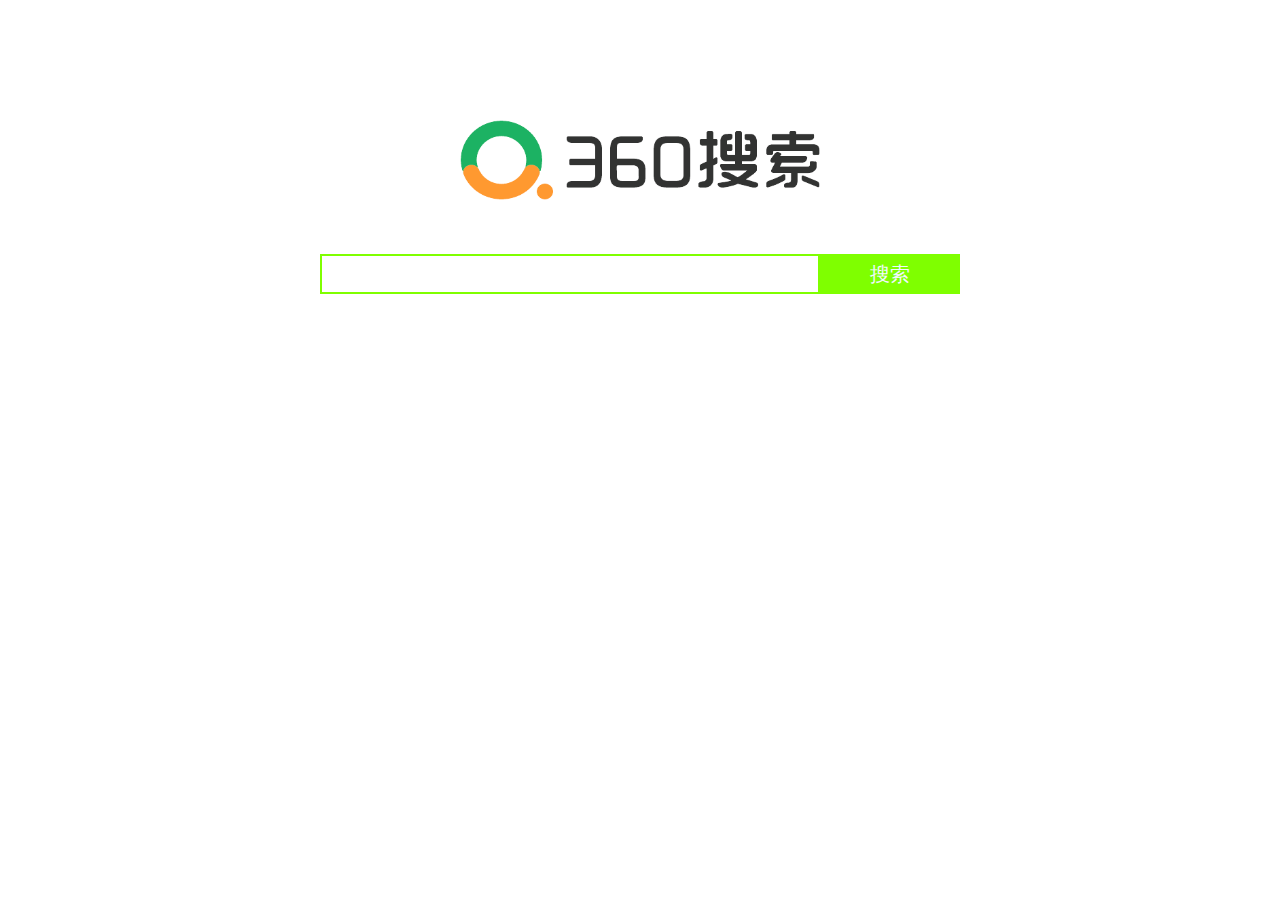
<file: app/360搜索框/index.html>
<!DOCTYPE html>
<html>
	<head>
		<meta charset="utf-8" />
		<title>360</title>
		<style>
		.logo{
			text-align: center;
			margin-top: 120px;
		}
		.search{
			width: 640px;
			height: 40px;
			margin-left: auto;
			margin-right: auto;
			margin-top: 50px;
		}
		.left{
			width: 496px;
			height: 36px;
			border: 2px solid chartreuse;
			float: left;
			overflow: hidden;
		}
		.right{
			width: 140px;
			height: 40px;
			background: #7FFF00;
			float: left;
			color: aliceblue;
			font-size: 20px;
			line-height: 40px;
			text-align: center;
			cursor: pointer;
		}
		.input-a{
			border: none;
			outline: none;
			width: 496px;
			height: 36px;
			text-indent: 8px;
		}
		
		</style>
	</head>
	<body>
		<div class="logo">
			<a href="https://www.baidu.com/s?wd=%E7%99%BE%E5%BA%A6%E7%83%AD%E6%90%9C">
				<img src="img/360-1.png" style="width: 360px; height: 80px;"/>
			</a>
		</div>
		<div class="search">
			<div class="left">
				<input class="input-a" id="on"/>
			</div>
			<div class="right" id="ss">
				搜索
			</div>
		</div>
		<script>
		    ss.onclick = function(){
				open('https://www.baidu.com/s?wd='+on.value);
			};
		</script>
	</body>
</html>
</file>
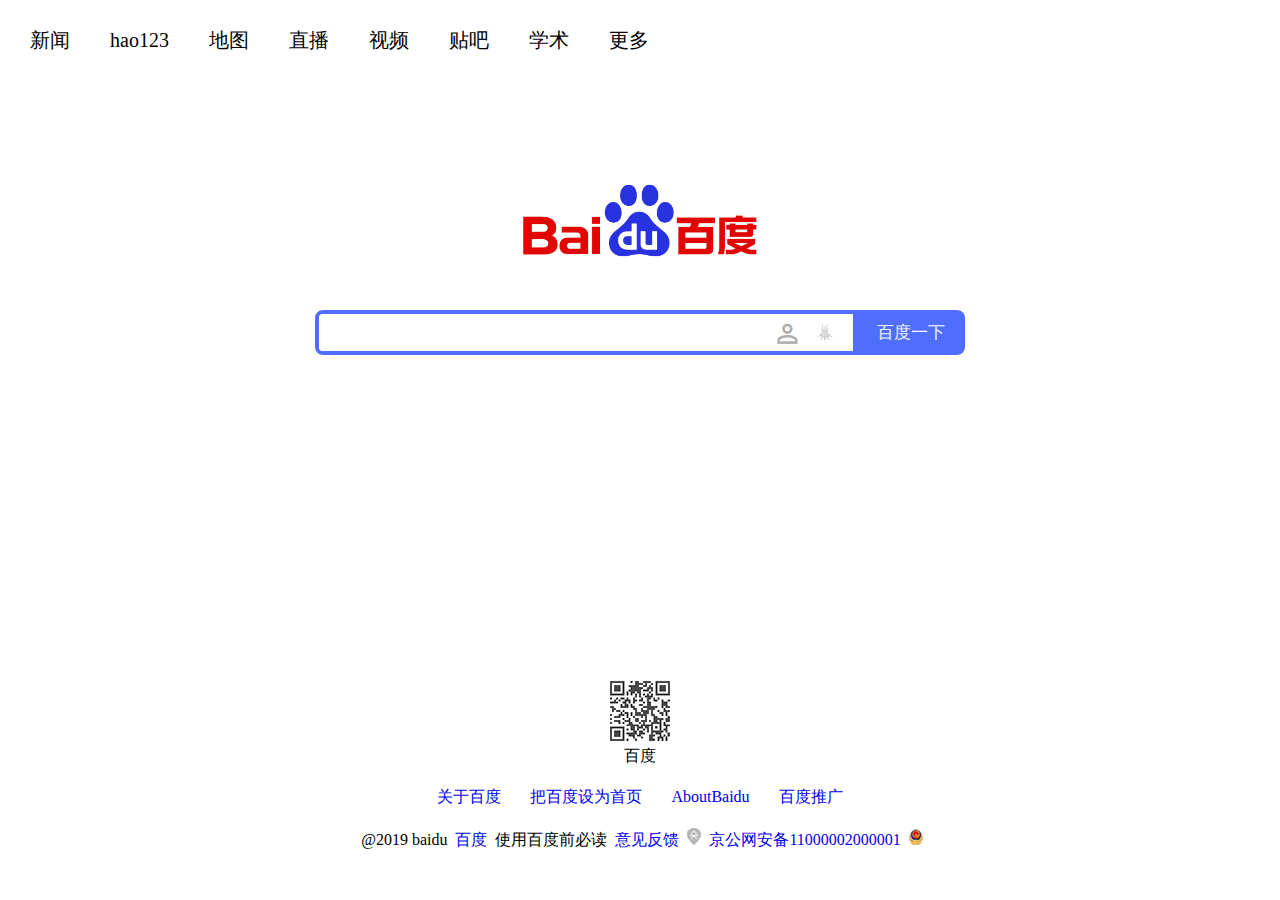
<file: app/baidu搜索栏/index.html>
<!DOCTYPE html>
<html>
	<head>
		<meta charset="utf-8" />
		<title></title>
		<style> 
		body{height: 100%	;}
		*{margin: 0;padding: 0;text-decoration: none;}
		     .logo{
				 text-align: center;
				 margin-top: 120px;
				 
			 }
			 .search{
				 width: 650px;
				 height: 45px;
				 margin-left: auto;
				 margin-right: auto;
				 margin-top: 36px;
			 }
			 .lan{
				 text-align: center;
			 }
			 .left-btn{
				 width: 534px;
				 height: 37px;
				 float: left;
				 border:  4px solid #506EFC;
				 border-radius: 8px 0px 0px 8px;
				 overflow: hidden;
				 
			 }
			 .right-btn{
				 width: 108px;
				 height: 45px;
				 float: left;
				 background: #506efc;
				 text-align: center;
				 line-height: 45px;
				 color: aliceblue;
				 font-size: 17px;
				 border-radius: 0px 8px 8px 0px;
				 cursor: pointer;
			 }
			 .input1{
				 width: 440px;
				 height: 37px;
				 border: none;
				 outline: none;
				 text-indent: 8px;
				 float: left;
			 }
			 .p1{
				width: 37px;
				height: 37px;
				float: left; 
				background: url(../登入界面/img/user_login.gif) no-repeat center;
				margin-left: 10px;
				cursor: pointer;
			 }
			 .p2{
				 width: 37px;
				 height: 37px;
				 background: url(img/nier.png) no-repeat center;
				 margin-left: 0px;
				 float: left;
				 cursor: pointer;
			 }
			 .pe{
				 width: 300px;
				 height: 100px;
			 }
			 .head{margin-top: 30px;height: 20px;line-height: 20px;}
			 .head a{margin-left: 40px;float: left;font-size: 20px;color: #000000;}
			 .twoyeima{width: 100%;position: absolute;bottom: 0;text-align: center;height: 220px;}
			 .as{display: block;}
			 .ul1{margin-top: 20px;}
			 .ul1 li{display: inline;margin: 0 12.5px;height: auto;}
			 .uli li a{font-size: 12px;}
			 .pp{display: inline;float: lef}
			 .ul2{margin-top: 20px;;}
			 .ul2 li{display: inline;margin-left: 4px;}
		</style>
	</head>
	<body>
		<div class="head">
			<a href="#" style="margin-left: 30px;">新闻</a>
			<a href="#">hao123</a>
			<a href="#">地图</a>
			<a href="#">直播</a>
			<a href="#">视频</a>
			<a href="#">贴吧</a>
			<a href="#">学术</a>
			<a href="#">更多</a>
		</div>
		<div class="logo">
			<a href="https://www.baidu.com/s?wd=%E7%99%BE%E5%BA%A6%E7%83%AD%E6%90%9C&sa=ire_dl_gh_logo_texing&rsv_dl=igh_logo_pc"><img class="pe" src="img/PCtm_d9c8750bed0b3c7d089fa7d55720d6cf.png" /></a>
		</div>
		<div class="search">
			<div class="left-btn">
				<input class="input1" id="on"/>
				<div class="p1"></div>
				<div class="p2"></div>
			</div>
			<div class="right-btn" id="btn">
				百度一下
			</div>
		</div>
		<script>
		     btn.onclick = function(){
				 alert(on.value);
				 open('https://www.baidu.com/s?wd='+on.value);
			 };
		</script>
		<div class="twoyeima">
			<img src="img/ewm.gif"><span class="as">百度</span>
			<ul class="ul1">
				<li><a href="#">关于百度</a></li>
				<li> <a href="#">把百度设为首页</a></li>
				<li><a href="#">AboutBaidu</a></li>
				<li><a href="#">百度推广</a></li>
			</ul>
				<ul class="ul2">
					<li>@2019 baidu</li>
					<li><a href="#">百度</a></li>
					<li>使用百度前必读</li>
					<li><a href="#">意见反馈</a></li>
					<li><img class="pp" src="img/l_1.gif" /></li>
					<li><a href="#">京公网安备11000002000001</a></li>
					<li><img class="pp" src="img/l_2.gif"/></li>
					
				</ul>
		</div>
		
	</body>
</html>
</file>
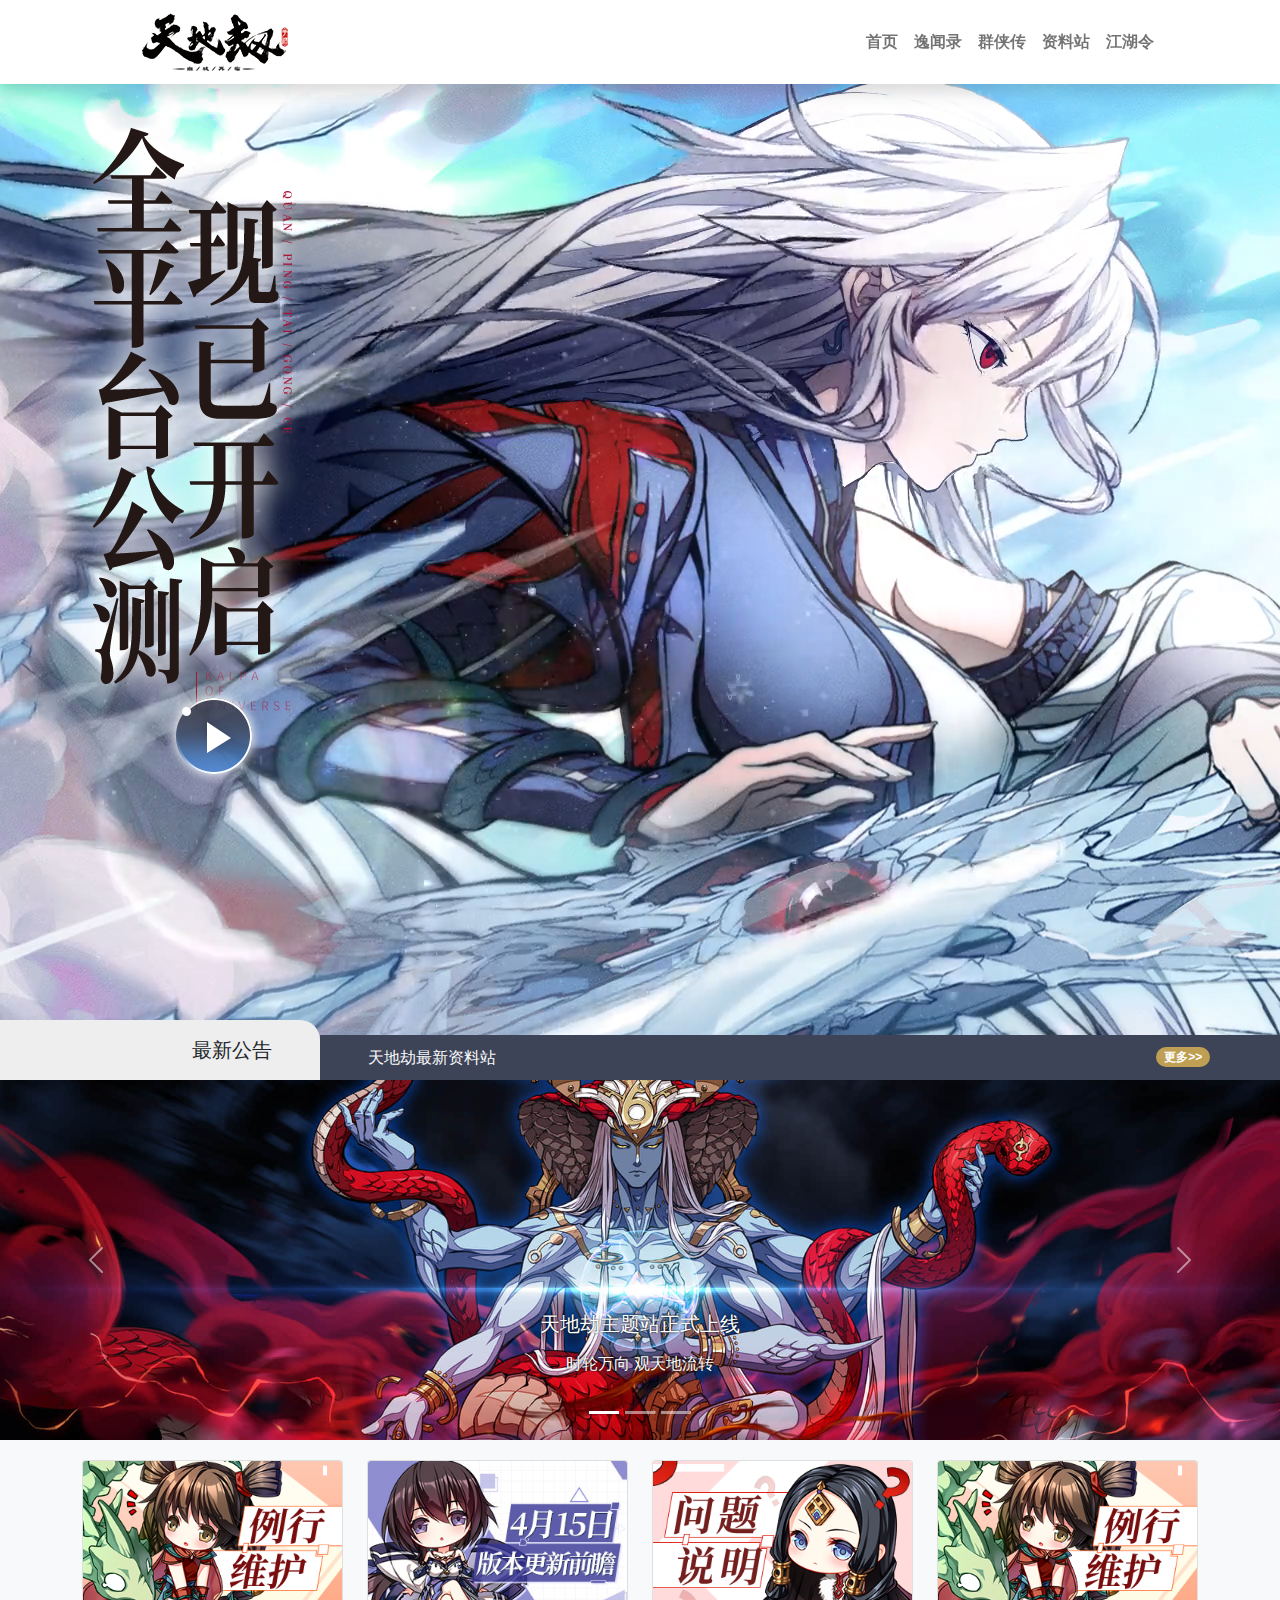
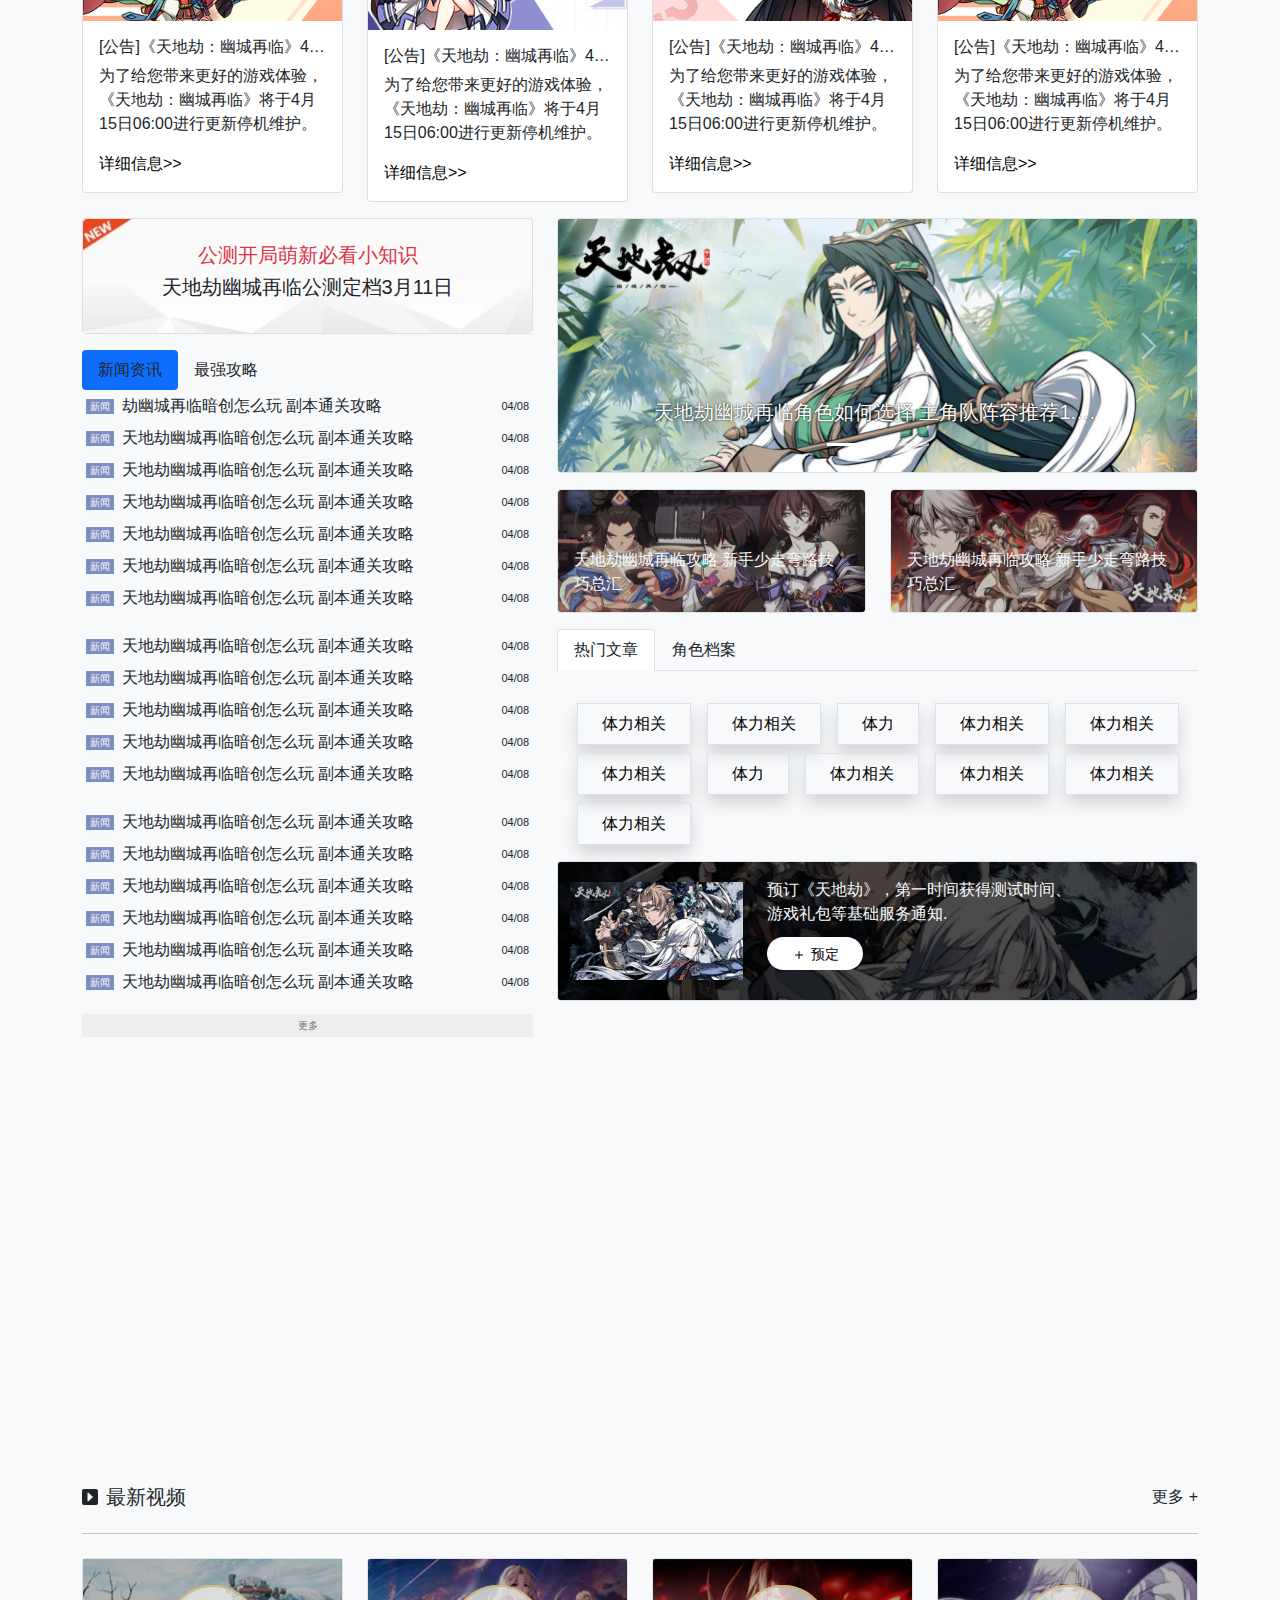
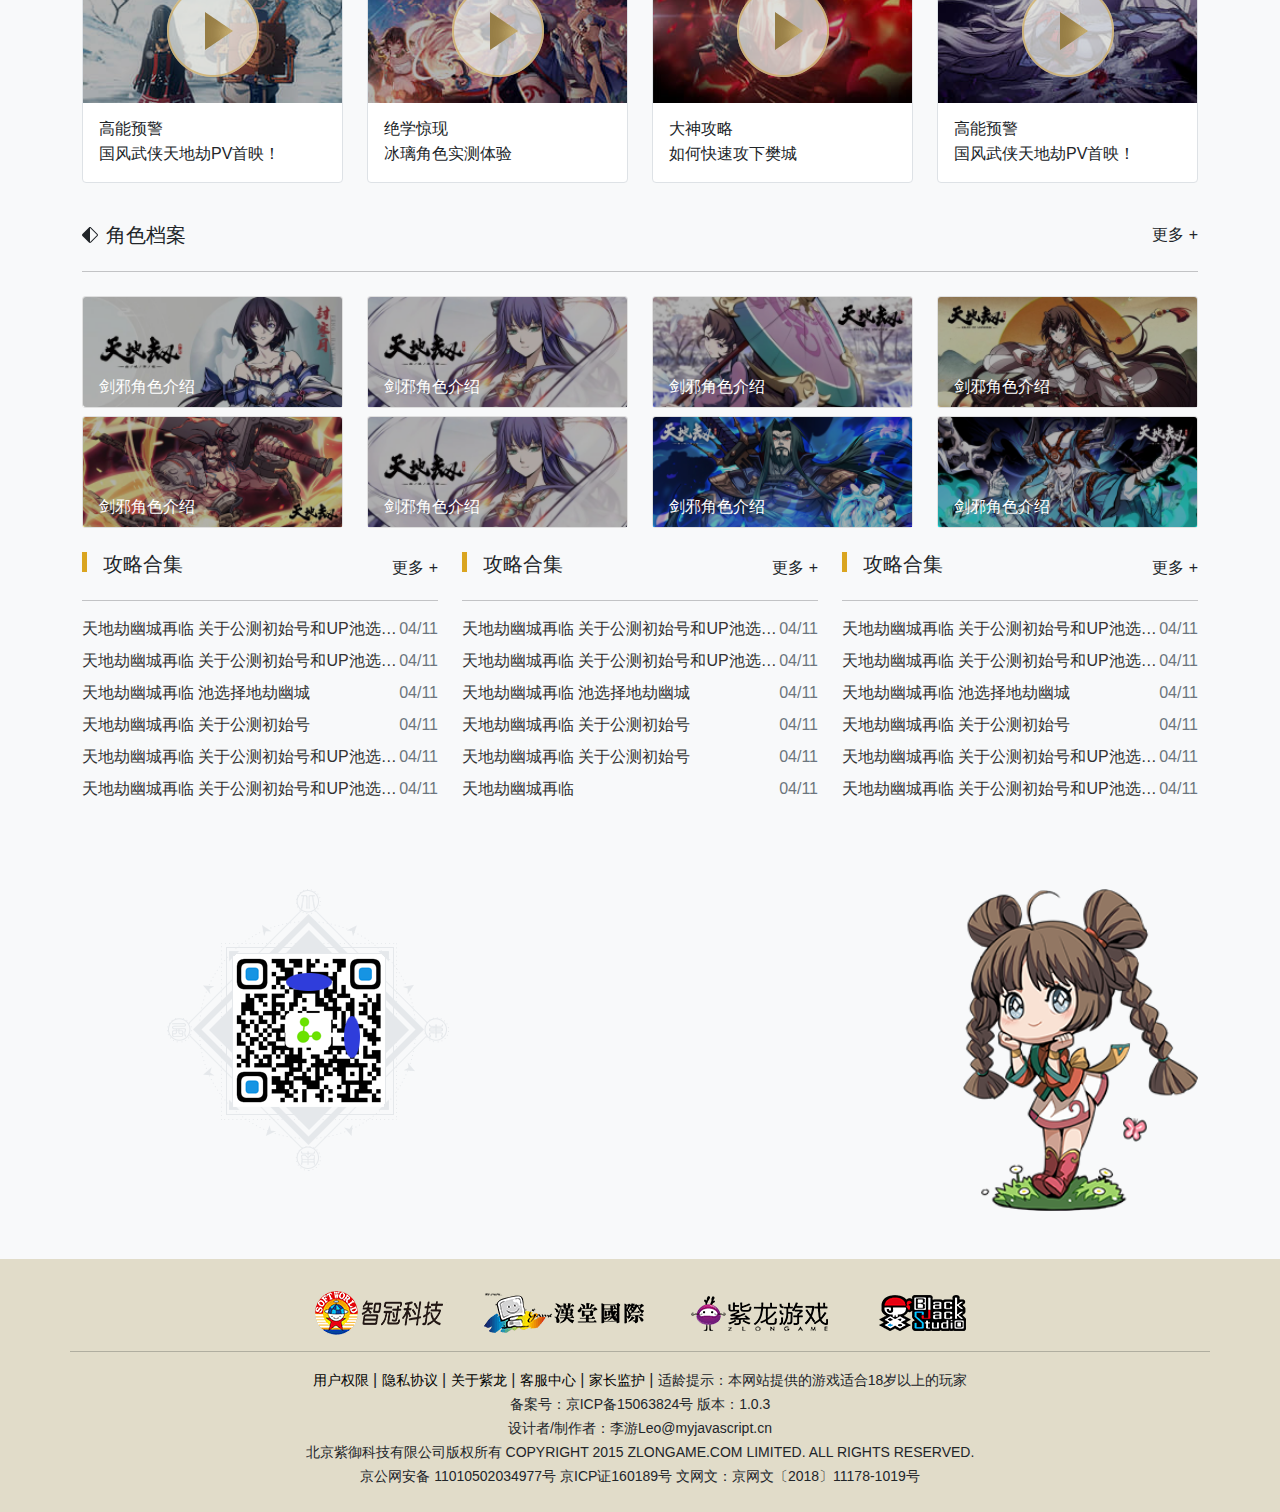
<file: app/天地劫/index.html>
<!DOCTYPE html>
<html>
	<head>
		<meta charset="utf-8" />
		<meta name="viewport" content="width=device-width, initial-scale=1">
		<title>天地劫官网</title>
		<link rel="icon" href="image/favicon.ico"/>
		<link rel="stylesheet" href="css/bootstrap.min.css" />
		<script src="js/bootstrap.bundle.min.js"></script>
		<style>
			body{font-family: arial;}
			.bg-blueblack{background-color: #77cbfd;}
			.bg-sblue{background-color: #3e4458;}
			.shadow-img{box-shadow:-10px 10px 0px #a19975;}
			.btn-secondaryellow{background-color: #a19975;}
			.text-secondaryellow{color:#a19975 ;}
			a{text-decoration: none;}
			a{color: #000000;}
			a:hover{color: #f4f4f4;}
			.bg-gray{background-color: #eeeeee;}
			.text-gray{color: #3e4458;}
			.bg-yellow{background-color: #bf9f53;}
			
			.slider-content h5{text-shadow: 0 0 2px black;}
			.slider-content p{text-shadow: 0 0 2px black;}
			
			.card-box-node a:hover{
				color: black
			}
			
			.bg-image{
				background-repeat:no-repeat;
				background-attachment:fixed;
				background-size: cover;
				background-position: center center;
			}
			
			#news a:hover{text-decoration: underline;}
			
			#news .more:hover{text-decoration: none;}
			
			#pass a:hover,#use a:hover{color: white;background-color: #000;}
			
			.addTo{background-color: white;}
			.addTo:hover{background-color: yellow;color: white;}
			
		
			.bg-video{
				background-color: rgba(0,0,0,0.3);
				cursor: pointer;
				transition: 0.3s;
			}
			.bg-video:hover{
				background-color: rgba(0,0,0,0);
			}
			.bg-video img{
				opacity: 0.5;
			}
			
			.bg-sha{background-color: rgba(0,0,0,0.3);transition: .3s;}
			.bg-sha:hover{background-color: rgba(0,0,0,0);}
			
			.needUl li a{
				color:#2f343c ;
				
			}
			.needUl li a:hover{
				color:black ;
			}
			
			.topNav{background-color: rgba(255,255,255,0.7);transition: .3s;}
			.topNav:hover{background-color: rgba(255,255,255,1);}
			.topNav:hover a{color: black;}
			.topNav a{color: #ccc;}
			
			
			.cardbox a:hover{
				color: black;
			}
			
			.tab-box a:hover{
				color: black;text-decoration: underline;
			}
			
			#news .morenode:hover{
				text-decoration: none;
			}
			
			#hottext a:hover{
				background-color: black;
				color: white;
			}
			
			#peopletext a:hover{
				background-color: black;
				color: white;
			}
			
			.addLink{background-color: white;}
			.addLink:hover{background-color: yellow;color: black;}
			
			.bg-hover{
				cursor: pointer;
				transition:.3s;
				background-color: rgba(0,0,0,0.3);
			}
			.bg-hover:hover{
				background-color: rgba(0,0,0,0);
			}
			
			.needlink{
				color: rgb(50,50,50)
			}
			.needlink:hover{
				color: black;
			}
		</style>
	
	</head>
	<body class="bg-light">
		<div class="container-fluid shadow px-0 topNav fixed-top">
			<div class="container">
				<nav class="navbar navbar-expand-md navbar-light">
					<div class="container-fluid ms-4">
						<a href="#" class="navbar-brand ms-4">
							<img src="image/p1_logo.png">
						</a>
						<button type="button" class="navbar-toggler" data-bs-toggle='collapse' data-bs-target='#navbar-dropdown'>
							<span class="navbar-toggler-icon"></span>
						</button>
						<div class="collapse navbar-collapse" id="navbar-dropdown">
							<ul class="navbar-nav text-center ms-auto me-4 fw-bold">
								<li class="nav-item"><a class='nav-link' href="#">首页</a></li>
								<li class="nav-item"><a class='nav-link' href="#">逸闻录</a></li>
								<li class="nav-item"><a class='nav-link' href="#">群侠传</a></li>
								<li class="nav-item"><a class='nav-link' href="#">资料站</a></li>
								<li class="nav-item"><a class='nav-link' href="#">江湖令</a></li>
							</ul>
						</div>
					</div>
				</nav>
			</div>
		</div>
		<!-- nav end -->
		<!-- banner start -->
		<div class="d-flex justify-content-center overflow-hidden position-relative">
			<div class="position-absolute" style="left: 5%; top: 10%;">
				<img src="image/p1_slogan_3.png">
				<img src="image/p1_videobtn.png" id="videobtn" data-bs-toggle='modal' data-bs-target='#modalVideo'
				class="position-absolute" videosrc = "media/tdj_21040701.mp4" videoTittle='天地劫 超绝手游' style="cursor: pointer;z-index: 10; bottom: -5%; left: 40%;">
			</div>
			<video src="media/tdj_2020122201.mp4" class="" autoplay muted loop></video>
		</div>
		<!-- banner end-->
		<!-- modalvideo start -->
		<div class='modal fade' id='modalVideo' data-bs-backdrop='static'>
			<div class='modal-dialog modal-lg modal-dialog-scrollable modal-dialog-centered modal-fullscreen-md-down'>
				<div class='modal-content'>
					<div class='modal-header'>
						<h5 class='modal-title d-flex align-items-center'>
							<svg class='me-2' xmlns="http://www.w3.org/2000/svg" width="16" height="16" fill="currentColor" class="bi bi-caret-right-square-fill" viewBox="0 0 16 16">
							  <path d="M0 2a2 2 0 0 1 2-2h12a2 2 0 0 1 2 2v12a2 2 0 0 1-2 2H2a2 2 0 0 1-2-2V2zm5.5 10a.5.5 0 0 0 .832.374l4.5-4a.5.5 0 0 0 0-.748l-4.5-4A.5.5 0 0 0 5.5 4v8z"/>
							</svg>
							<span id='modalTitle'></span>
						</h5>
						<button class='btn-close' id='closeNode' data-bs-dismiss='modal'></button>
					</div>
					<div class='modal-body p-0 d-flex justify-content-center align-items-center' style='line-height: 0;'>
						<video id='videoNode' muted src="" class='w-100' controls></video>
					</div>
				</div>
			</div>
		</div>
		<!-- modalvideo end -->
		<!-- news start -->
		<div class="container-fluid px-0" style="position: relative; top: -60px;">
			<ul class="d-flex list-unstyled align-items-end mb-0">
				<li class="w-25 bg-gray d-flex justify-content-center justify-content-sm-end pe-sm-5 align-items-center" style="height: 60px; border-radius: 0 20px 0 0 ;">
					<span class="text-sblue fs-5">最新公告</span>
				</li>
				<li class="w-75 bg-sblue d-flex align-items-center ps-sm-5 ps-4" style="height: 45px;">
					<span class="text-light">天地劫最新资料站</span>
				</li>
			</ul>
			<div class="container position-relative">
				<a href="#" class="bg-yellow badge rounded-pill end-0 position-absolute" style="top: -33px;">更多>></a>
			</div>
			<!-- carousel start -->
			<div class="carousel slide" data-bs-ride='carousel' id="carouselA">
				<ol class="carousel-indicators">
					<li data-bs-target='#carouselA' class="active" data-bs-slide-to='0'></li>
					<li data-bs-target='#carouselA' data-bs-slide-to='1'></li>
					<li data-bs-target='#carouselA' data-bs-slide-to='2'></li>
				</ol>
				<div class='carousel-inner slider-content' >
					<div class="carousel-item active">
						<div class="carousel-caption">
							<h5 class='mb-0 mb-sm-2 mb-lg-3'>天地劫主题站正式上线</h5>
							<p class='mb-0 mb-sm-2 mb-lg-4'>时轮万向 观天地流转</p>
						</div>
						<img src="image/p2_lb1.jpg" class="img-fluid d-block" >
					</div>
					<div class="carousel-item">
						<div class="carousel-caption">
							<h5 class='mb-0 mb-sm-2 mb-lg-3'>玩家共同设计第一期</h5>
							<p class='mb-0 mb-sm-2 mb-lg-4'>小怪设计主题结束</p>
						</div>
						<img src="image/p2_lb2.jpg" class="img-fluid d-block" >
					</div>
					<div class="carousel-item">
						<div class="carousel-caption">
							<h5 class='mb-0 mb-sm-2 mb-lg-3'>3.11 全平台公测</h5>
							<p class='mb-0 mb-sm-2 mb-lg-4'>超绝画风 奇幻武侠大作</p>
						</div>
						<img src="image/p2_lb3.jpg" class="img-fluid d-block" >
					</div>
				</div>
				<a href="#carouselA" class="carousel-control-prev" data-bs-slide='prev'>
					<span class="carousel-control-prev-icon" ></span>
				</a>
				<a href="#carouselA" class="carousel-control-next" data-bs-slide='next'>
					<span class="carousel-control-next-icon" ></span>
				</a>
			</div>
			<!-- carousel end -->
		</div>
		<!-- news end -->
		<!-- cardbox start -->
		<div class="container cardbox" style="margin-top: -40px;">
			<div class="row">
				<div class="col-12 col-lg-3">
					<div class="card d-none d-lg-block">
						<img src="image/lixingweihu.png" class="card-img-top" >
						<div class="card-body">
							<h6 class="card-title text-truncate">[公告]《天地劫：幽城再临》4月15日更新停机维护公告</h6>
							<p class="card-text">为了给您带来更好的游戏体验，《天地劫：幽城再临》将于4月15日06:00进行更新停机维护。</p>
							<a href="#" class="card-link">详细信息>></a>
						</div>
					</div>
					<div class="row border shadow bg-white d-lg-none mb-3 mb-lg-0 d-flex">
						<div class="col-5 px-0 d-flex justify-content-center align-items-center">
							<img src="image/lixingweihu.png" class="img-fluid" >
						</div>
						<div class="col-7 position-relative">
							<h6 class="mt-3 text-truncate">[公告]《天地劫：幽城再临》4月15日更新停机维护公告</h6>
							<p class="mt-2 text-truncate">为了给您带来更好的游戏体验，《天地劫：幽城再临》将于4月15日06:00进行更新停机维护。</p>
							<a href="#" class="card-link position-absolute" style="bottom: 10px;right: 10px;">详细信息>></a>
						</div>
					</div>
				</div>
				<div class="col-12 col-lg-3">
					<div class="card d-none d-lg-block">
						<img src="image/4.12banbenqianzhan.jpg" class="card-img-top" >
						<div class="card-body">
							<h6 class="card-title text-truncate">[公告]《天地劫：幽城再临》4月15日更新停机维护公告</h6>
							<p class="card-text">为了给您带来更好的游戏体验，《天地劫：幽城再临》将于4月15日06:00进行更新停机维护。</p>
							<a href="#" class="card-link">详细信息>></a>
						</div>
					</div>
					<div class="row border shadow bg-white d-lg-none mb-3 mb-lg-0 d-flex">
						<div class="col-5 px-0 d-flex justify-content-center align-items-center">
							<img src="image/4.12banbenqianzhan.jpg" class="img-fluid" >
						</div>
						<div class="col-7 position-relative">
							<h6 class="mt-3 text-truncate">[公告]《天地劫：幽城再临》4月15日更新停机维护公告</h6>
							<p class="mt-2 text-truncate">为了给您带来更好的游戏体验，《天地劫：幽城再临》将于4月15日06:00进行更新停机维护。</p>
							<a href="#" class="card-link position-absolute" style="bottom: 10px;right: 10px;">详细信息>></a>
						</div>
					</div>
				</div>
				<div class="col-12 col-lg-3">
					<div class="card d-none d-lg-block">
						<img src="image/wentishuoming.png" class="card-img-top" >
						<div class="card-body">
							<h6 class="card-title text-truncate">[公告]《天地劫：幽城再临》4月15日更新停机维护公告</h6>
							<p class="card-text">为了给您带来更好的游戏体验，《天地劫：幽城再临》将于4月15日06:00进行更新停机维护。</p>
							<a href="#" class="card-link">详细信息>></a>
						</div>
					</div>
					<div class="row border shadow bg-white d-lg-none mb-3 mb-lg-0 d-flex">
						<div class="col-5 px-0 d-flex justify-content-center align-items-center">
							<img src="image/wentishuoming.png" class="img-fluid" >
						</div>
						<div class="col-7 position-relative">
							<h6 class="mt-3 text-truncate">[公告]《天地劫：幽城再临》4月15日更新停机维护公告</h6>
							<p class="mt-2 text-truncate">为了给您带来更好的游戏体验，《天地劫：幽城再临》将于4月15日06:00进行更新停机维护。</p>
							<a href="#" class="card-link position-absolute" style="bottom: 10px;right: 10px;">详细信息>></a>
						</div>
					</div>
				</div>
				<div class="col-12 col-lg-3">
					<div class="card d-none d-lg-block">
						<img src="image/lixingweihu.png" class="card-img-top" >
						<div class="card-body">
							<h6 class="card-title text-truncate">[公告]《天地劫：幽城再临》4月15日更新停机维护公告</h6>
							<p class="card-text">为了给您带来更好的游戏体验，《天地劫：幽城再临》将于4月15日06:00进行更新停机维护。</p>
							<a href="#" class="card-link">详细信息>></a>
						</div>
					</div>
					<div class="row border shadow bg-white d-lg-none mb-3 mb-lg-0 d-flex">
						<div class="col-5 px-0 d-flex justify-content-center align-items-center">
							<img src="image/lixingweihu.png" class="img-fluid" >
						</div>
						<div class="col-7 position-relative">
							<h6 class="mt-3 text-truncate">[公告]《天地劫：幽城再临》4月15日更新停机维护公告</h6>
							<p class="mt-2 text-truncate">为了给您带来更好的游戏体验，《天地劫：幽城再临》将于4月15日06:00进行更新停机维护。</p>
							<a href="#" class="card-link position-absolute" style="bottom: 10px;right: 10px;">详细信息>></a>
						</div>
					</div>
				</div>
			</div>
		</div>
		<!-- cardbox end -->
		<!-- content start -->
		<div class="container mt-md-3">
			<div class="row">
				<div class="col-lg-5 col-12">
					<!-- card start -->
					<div class="card">
						<img src="image/bg-news-4a2dbe93.jpg" class="card-img-top img-fluid" >
						<div class="card-img-overlay text-center">
							<p class="h5 text-danger w-100 mt-md-4 mt-lg-2">公测开局萌新必看小知识</p>
							<p class="h5 text-dark w-100 mt-md-3 mt-lg-2">天地劫幽城再临公测定档3月11日</p>
						</div>
					</div>
					<!-- card end -->
					<!-- tab start -->
					<ul class="nav nav-pills mt-3">
						<li class="nav-item">
							<a href="#news" data-bs-toggle='tab' class="nav-link active text-dark">新闻资讯</a>
						</li>
						<li class="nav-item">
							<a href="#play" data-bs-toggle='tab' class="nav-link text-dark">最强攻略</a>
						</li>
					</ul>
					<div class="tab-content">
						<div class="tab-pane fade show active" id="news">
							<ul class="list-unstyled">
								<li class="d-flex justify-content-between py-1 px-1">
									<div class="d-flex align-items-center" style="max-width: 92%;">
										<span class="text-light me-2 px-1 text-nowrap" style="background-color: #7b8dc1; font-size: 10px;">新闻</span>
										<a href="#" class="text-truncate text-dark">劫幽城再临暗创怎么玩 副本通关攻略</a>
									</div>
									<div class="d-flex align-items-center" style="font-size: 11px;">
										04/08
									</div>
								</li>
								<li class="d-flex justify-content-between py-1 px-1">
									<div class="d-flex align-items-center" style="max-width: 92%;">
										<span class="text-light me-2 px-1 text-nowrap" style="background-color: #7b8dc1; font-size: 10px;">新闻</span>
										<a href="#" class="text-truncate text-dark">天地劫幽城再临暗创怎么玩 副本通关攻略</a>
									</div>
									<div class="d-flex align-items-center" style="font-size: 11px;">
										04/08
									</div>
								</li>
								<li class="d-flex justify-content-between py-1 px-1">
									<div class="d-flex align-items-center" style="max-width: 92%;">
										<span class="text-light me-2 px-1 text-nowrap" style="background-color: #7b8dc1; font-size: 10px;">新闻</span>
										<a href="#" class="text-truncate text-dark">天地劫幽城再临暗创怎么玩 副本通关攻略</a>
									</div>
									<div class="d-flex align-items-center" style="font-size: 11px;">
										04/08
									</div>
								</li>
								<li class="d-flex justify-content-between py-1 px-1">
									<div class="d-flex align-items-center" style="max-width: 92%;">
										<span class="text-light me-2 px-1 text-nowrap" style="background-color: #7b8dc1; font-size: 10px;">新闻</span>
										<a href="#" class="text-truncate text-dark">天地劫幽城再临暗创怎么玩 副本通关攻略</a>
									</div>
									<div class="d-flex align-items-center" style="font-size: 11px;">
										04/08
									</div>
								</li>
								<li class="d-flex justify-content-between py-1 px-1">
									<div class="d-flex align-items-center" style="max-width: 92%;">
										<span class="text-light me-2 px-1 text-nowrap" style="background-color: #7b8dc1; font-size: 10px;">新闻</span>
										<a href="#" class="text-truncate text-dark">天地劫幽城再临暗创怎么玩 副本通关攻略</a>
									</div>
									<div class="d-flex align-items-center" style="font-size: 11px;">
										04/08
									</div>
								</li>
								<li class="d-flex justify-content-between py-1 px-1">
									<div class="d-flex align-items-center" style="max-width: 92%;">
										<span class="text-light me-2 px-1 text-nowrap" style="background-color: #7b8dc1; font-size: 10px;">新闻</span>
										<a href="#" class="text-truncate text-dark">天地劫幽城再临暗创怎么玩 副本通关攻略</a>
									</div>
									<div class="d-flex align-items-center" style="font-size: 11px;">
										04/08
									</div>
								</li>
								<li class="d-flex justify-content-between py-1 px-1">
									<div class="d-flex align-items-center" style="max-width: 92%;">
										<span class="text-light me-2 px-1 text-nowrap" style="background-color: #7b8dc1; font-size: 10px;">新闻</span>
										<a href="#" class="text-truncate text-dark">天地劫幽城再临暗创怎么玩 副本通关攻略</a>
									</div>
									<div class="d-flex align-items-center" style="font-size: 11px;">
										04/08
									</div>
								</li>
								<ul class="d-flex d-none d-lg-block px-0">
									<li class="d-flex justify-content-between py-1 px-1 mt-3">
										<div class="d-flex align-items-center" style="max-width: 92%;">
											<span class="text-light me-2 px-1 text-nowrap" style="background-color: #7b8dc1; font-size: 10px;">新闻</span>
											<a href="#" class="text-truncate text-dark">天地劫幽城再临暗创怎么玩 副本通关攻略</a>
										</div>
										<div class="d-flex align-items-center" style="font-size: 11px;">
											04/08
										</div>
									</li>
									<li class="d-flex justify-content-between py-1 px-1">
										<div class="d-flex align-items-center" style="max-width: 92%;">
											<span class="text-light me-2 px-1 text-nowrap" style="background-color: #7b8dc1; font-size: 10px;">新闻</span>
											<a href="#" class="text-truncate text-dark">天地劫幽城再临暗创怎么玩 副本通关攻略</a>
										</div>
										<div class="d-flex align-items-center" style="font-size: 11px;">
											04/08
										</div>
									</li>
									<li class="d-flex justify-content-between py-1 px-1">
										<div class="d-flex align-items-center" style="max-width: 92%;">
											<span class="text-light me-2 px-1 text-nowrap" style="background-color: #7b8dc1; font-size: 10px;">新闻</span>
											<a href="#" class="text-truncate text-dark">天地劫幽城再临暗创怎么玩 副本通关攻略</a>
										</div>
										<div class="d-flex align-items-center" style="font-size: 11px;">
											04/08
										</div>
									</li>
									<li class="d-flex justify-content-between py-1 px-1">
										<div class="d-flex align-items-center" style="max-width: 92%;">
											<span class="text-light me-2 px-1 text-nowrap" style="background-color: #7b8dc1; font-size: 10px;">新闻</span>
											<a href="#" class="text-truncate text-dark">天地劫幽城再临暗创怎么玩 副本通关攻略</a>
										</div>
										<div class="d-flex align-items-center" style="font-size: 11px;">
											04/08
										</div>
									</li>
									<li class="d-flex justify-content-between py-1 px-1">
										<div class="d-flex align-items-center" style="max-width: 92%;">
											<span class="text-light me-2 px-1 text-nowrap" style="background-color: #7b8dc1; font-size: 10px;">新闻</span>
											<a href="#" class="text-truncate text-dark">天地劫幽城再临暗创怎么玩 副本通关攻略</a>
										</div>
										<div class="d-flex align-items-center" style="font-size: 11px;">
											04/08
										</div>
									</li>
									<li class="d-flex justify-content-between py-1 px-1 mt-3">
										<div class="d-flex align-items-center" style="max-width: 92%;">
											<span class="text-light me-2 px-1 text-nowrap" style="background-color: #7b8dc1; font-size: 10px;">新闻</span>
											<a href="#" class="text-truncate text-dark">天地劫幽城再临暗创怎么玩 副本通关攻略</a>
										</div>
										<div class="d-flex align-items-center" style="font-size: 11px;">
											04/08
										</div>
									</li>
									<li class="d-flex justify-content-between py-1 px-1">
										<div class="d-flex align-items-center" style="max-width: 92%;">
											<span class="text-light me-2 px-1 text-nowrap" style="background-color: #7b8dc1; font-size: 10px;">新闻</span>
											<a href="#" class="text-truncate text-dark">天地劫幽城再临暗创怎么玩 副本通关攻略</a>
										</div>
										<div class="d-flex align-items-center" style="font-size: 11px;">
											04/08
										</div>
									</li>
									<li class="d-flex justify-content-between py-1 px-1">
										<div class="d-flex align-items-center" style="max-width: 92%;">
											<span class="text-light me-2 px-1 text-nowrap" style="background-color: #7b8dc1; font-size: 10px;">新闻</span>
											<a href="#" class="text-truncate text-dark">天地劫幽城再临暗创怎么玩 副本通关攻略</a>
										</div>
										<div class="d-flex align-items-center" style="font-size: 11px;">
											04/08
										</div>
									</li>
									<li class="d-flex justify-content-between py-1 px-1">
										<div class="d-flex align-items-center" style="max-width: 92%;">
											<span class="text-light me-2 px-1 text-nowrap" style="background-color: #7b8dc1; font-size: 10px;">新闻</span>
											<a href="#" class="text-truncate text-dark">天地劫幽城再临暗创怎么玩 副本通关攻略</a>
										</div>
										<div class="d-flex align-items-center" style="font-size: 11px;">
											04/08
										</div>
									</li>
									<li class="d-flex justify-content-between py-1 px-1">
										<div class="d-flex align-items-center" style="max-width: 92%;">
											<span class="text-light me-2 px-1 text-nowrap" style="background-color: #7b8dc1; font-size: 10px;">新闻</span>
											<a href="#" class="text-truncate text-dark">天地劫幽城再临暗创怎么玩 副本通关攻略</a>
										</div>
										<div class="d-flex align-items-center" style="font-size: 11px;">
											04/08
										</div>
									</li>
									<li class="d-flex justify-content-between py-1 px-1">
										<div class="d-flex align-items-center" style="max-width: 92%;">
											<span class="text-light me-2 px-1 text-nowrap" style="background-color: #7b8dc1; font-size: 10px;">新闻</span>
											<a href="#" class="text-truncate text-dark">天地劫幽城再临暗创怎么玩 副本通关攻略</a>
										</div>
										<div class="d-flex align-items-center" style="font-size: 11px;">
											04/08
										</div>
									</li>
								</ul>
							</ul>
						</div>
						<div class="tab-pane fade show" id="play">
							<ul class="list-unstyled">
								<li class="d-flex justify-content-between py-1 px-1">
									<div class="d-flex align-items-center" style="max-width: 92%;">
										<span class="text-light me-2 px-1 text-nowrap" style="background-color: #7b8dc1; font-size: 10px;">新闻</span>
										<a href="#" class="text-truncate text-dark">天地劫幽城再临暗创怎么玩 副本通关攻略</a>
									</div>
									<div class="d-flex align-items-center" style="font-size: 11px;">
										04/08
									</div>
								</li>
								<li class="d-flex justify-content-between py-1 px-1">
									<div class="d-flex align-items-center" style="max-width: 92%;">
										<span class="text-light me-2 px-1 text-nowrap" style="background-color: #7b8dc1; font-size: 10px;">新闻</span>
										<a href="#" class="text-truncate text-dark">天地劫幽城再临暗创怎么玩 副本通关攻略</a>
									</div>
									<div class="d-flex align-items-center" style="font-size: 11px;">
										04/08
									</div>
								</li>
								<li class="d-flex justify-content-between py-1 px-1">
									<div class="d-flex align-items-center" style="max-width: 92%;">
										<span class="text-light me-2 px-1 text-nowrap" style="background-color: #7b8dc1; font-size: 10px;">新闻</span>
										<a href="#" class="text-truncate text-dark">天地劫幽城再临暗创怎么玩 副本通关攻略</a>
									</div>
									<div class="d-flex align-items-center" style="font-size: 11px;">
										04/08
									</div>
								</li>
								<li class="d-flex justify-content-between py-1 px-1">
									<div class="d-flex align-items-center" style="max-width: 92%;">
										<span class="text-light me-2 px-1 text-nowrap" style="background-color: #7b8dc1; font-size: 10px;">新闻</span>
										<a href="#" class="text-truncate text-dark">天地劫幽城再临暗创怎么玩 副本通关攻略</a>
									</div>
									<div class="d-flex align-items-center" style="font-size: 11px;">
										04/08
									</div>
								</li>
								<li class="d-flex justify-content-between py-1 px-1">
									<div class="d-flex align-items-center" style="max-width: 92%;">
										<span class="text-light me-2 px-1 text-nowrap" style="background-color: #7b8dc1; font-size: 10px;">新闻</span>
										<a href="#" class="text-truncate text-dark">天地劫幽城再临暗创怎么玩 副本通关攻略</a>
									</div>
									<div class="d-flex align-items-center" style="font-size: 11px;">
										04/08
									</div>
								</li>
								<li class="d-flex justify-content-between py-1 px-1">
									<div class="d-flex align-items-center" style="max-width: 92%;">
										<span class="text-light me-2 px-1 text-nowrap" style="background-color: #7b8dc1; font-size: 10px;">新闻</span>
										<a href="#" class="text-truncate text-dark">天地劫幽城再临暗创怎么玩 副本通关攻略</a>
									</div>
									<div class="d-flex align-items-center" style="font-size: 11px;">
										04/08
									</div>
								</li>
								<ul class="d-flex d-none d-lg-block px-0">
									<li class="d-flex justify-content-between py-1 px-1 mt-3">
										<div class="d-flex align-items-center" style="max-width: 92%;">
											<span class="text-light me-2 px-1 text-nowrap" style="background-color: #7b8dc1; font-size: 10px;">新闻</span>
											<a href="#" class="text-truncate text-dark">天地劫幽城再临暗创怎么玩 副本通关攻略</a>
										</div>
										<div class="d-flex align-items-center" style="font-size: 11px;">
											04/08
										</div>
									</li>
									<li class="d-flex justify-content-between py-1 px-1">
										<div class="d-flex align-items-center" style="max-width: 92%;">
											<span class="text-light me-2 px-1 text-nowrap" style="background-color: #7b8dc1; font-size: 10px;">新闻</span>
											<a href="#" class="text-truncate text-dark">天地劫幽城再临暗创怎么玩 副本通关攻略</a>
										</div>
										<div class="d-flex align-items-center" style="font-size: 11px;">
											04/08
										</div>
									</li>
									<li class="d-flex justify-content-between py-1 px-1">
										<div class="d-flex align-items-center" style="max-width: 92%;">
											<span class="text-light me-2 px-1 text-nowrap" style="background-color: #7b8dc1; font-size: 10px;">新闻</span>
											<a href="#" class="text-truncate text-dark">天地劫幽城再临暗创怎么玩 副本通关攻略</a>
										</div>
										<div class="d-flex align-items-center" style="font-size: 11px;">
											04/08
										</div>
									</li>
									<li class="d-flex justify-content-between py-1 px-1">
										<div class="d-flex align-items-center" style="max-width: 92%;">
											<span class="text-light me-2 px-1 text-nowrap" style="background-color: #7b8dc1; font-size: 10px;">新闻</span>
											<a href="#" class="text-truncate text-dark">天地劫幽城再临暗创怎么玩 副本通关攻略</a>
										</div>
										<div class="d-flex align-items-center" style="font-size: 11px;">
											04/08
										</div>
									</li>
									<li class="d-flex justify-content-between py-1 px-1">
										<div class="d-flex align-items-center" style="max-width: 92%;">
											<span class="text-light me-2 px-1 text-nowrap" style="background-color: #7b8dc1; font-size: 10px;">新闻</span>
											<a href="#" class="text-truncate text-dark">天地劫幽城再临暗创怎么玩 副本通关攻略</a>
										</div>
										<div class="d-flex align-items-center" style="font-size: 11px;">
											04/08
										</div>
									</li>
									<li class="d-flex justify-content-between py-1 px-1">
										<div class="d-flex align-items-center" style="max-width: 92%;">
											<span class="text-light me-2 px-1 text-nowrap" style="background-color: #7b8dc1; font-size: 10px;">新闻</span>
											<a href="#" class="text-truncate text-dark">天地劫幽城再临暗创怎么玩 副本通关攻略</a>
										</div>
										<div class="d-flex align-items-center" style="font-size: 11px;">
											04/08
										</div>
									</li>
									<li class="d-flex justify-content-between py-1 px-1 mt-3">
										<div class="d-flex align-items-center" style="max-width: 92%;">
											<span class="text-light me-2 px-1 text-nowrap" style="background-color: #7b8dc1; font-size: 10px;">新闻</span>
											<a href="#" class="text-truncate text-dark">天地劫幽城再临暗创怎么玩 副本通关攻略</a>
										</div>
										<div class="d-flex align-items-center" style="font-size: 11px;">
											04/08
										</div>
									</li>
									<li class="d-flex justify-content-between py-1 px-1">
										<div class="d-flex align-items-center" style="max-width: 92%;">
											<span class="text-light me-2 px-1 text-nowrap" style="background-color: #7b8dc1; font-size: 10px;">新闻</span>
											<a href="#" class="text-truncate text-dark">天地劫幽城再临暗创怎么玩 副本通关攻略</a>
										</div>
										<div class="d-flex align-items-center" style="font-size: 11px;">
											04/08
										</div>
									</li>
									<li class="d-flex justify-content-between py-1 px-1">
										<div class="d-flex align-items-center" style="max-width: 92%;">
											<span class="text-light me-2 px-1 text-nowrap" style="background-color: #7b8dc1; font-size: 10px;">新闻</span>
											<a href="#" class="text-truncate text-dark">天地劫幽城再临暗创怎么玩 副本通关攻略</a>
										</div>
										<div class="d-flex align-items-center" style="font-size: 11px;">
											04/08
										</div>
									</li>
									<li class="d-flex justify-content-between py-1 px-1">
										<div class="d-flex align-items-center" style="max-width: 92%;">
											<span class="text-light me-2 px-1 text-nowrap" style="background-color: #7b8dc1; font-size: 10px;">新闻</span>
											<a href="#" class="text-truncate text-dark">天地劫幽城再临暗创怎么玩 副本通关攻略</a>
										</div>
										<div class="d-flex align-items-center" style="font-size: 11px;">
											04/08
										</div>
									</li>
									<li class="d-flex justify-content-between py-1 px-1">
										<div class="d-flex align-items-center" style="max-width: 92%;">
											<span class="text-light me-2 px-1 text-nowrap" style="background-color: #7b8dc1; font-size: 10px;">新闻</span>
											<a href="#" class="text-truncate text-dark">天地劫幽城再临暗创怎么玩 副本通关攻略</a>
										</div>
										<div class="d-flex align-items-center" style="font-size: 11px;">
											04/08
										</div>
									</li>
									<li class="d-flex justify-content-between py-1 px-1">
										<div class="d-flex align-items-center" style="max-width: 92%;">
											<span class="text-light me-2 px-1 text-nowrap" style="background-color: #7b8dc1; font-size: 10px;">新闻</span>
											<a href="#" class="text-truncate text-dark">天地劫幽城再临暗创怎么玩 副本通关攻略</a>
										</div>
										<div class="d-flex align-items-center" style="font-size: 11px;">
											04/08
										</div>
									</li>
								</ul>
							</ul>
						</div>
						<a href="#" class="w-100 text-center py-1 text-secondary d-block morenod" style="background-color: #eee; font-size: 10px;">更多</a>
					</div>
					<!-- tab end -->
				</div>
				<div class="col-lg-7 col-12 position-relative mt-3 mt-lg-0">
					<div class='carousel border slide mb-3 rounded overflow-hidden' data-bs-ride='carousel' id="carouselB">
						<ol class="carousel-indicators">
							<li data-bs-target='#carouselB' data-bs-slide-to='0' class="active"></li>
							<li data-bs-target='#carouselB' data-bs-slide-to='1'></li>
							<li data-bs-target='#carouselB' data-bs-slide-to='2'></li>
						</ol>
						<div class="carousel-inner slider-content">
							<div class="carousel-item active">
								<div class='carousel-caption'>
									<h5 class="text-truncate">天地劫幽城再临角色如何选择 主角队阵容推荐1.0线</h5>
								</div>
								<img class="img-fluid w-100 d-block" src="image/bg-1.png" >
							</div>
							<div class="carousel-item">
								<div class='carousel-caption'>
									<h5 class="text-truncate">如何在《天地劫》手游中上知天文下知地理</h5>
								</div>
								<img class="img-fluid w-100 d-block" src="image/bg-2.png" >
							</div>
							<div class="carousel-item">
								<div class='carousel-caption'>
									<h5 class="text-truncate">天地劫三部曲与手游故事的世界观-星晷刻盘</h5>
								</div>
								<img class="img-fluid w-100 d-block" src="image/bg-3.png" >
							</div>
						</div>
						<a href="#carouselB" class="carousel-control-prev" data-bs-slide='prev'>
							<span class="carousel-control-prev-icon"></span>
						</a>
						<a href='#carouselB' class="carousel-control-next" data-bs-slide='next'>
							<span class="carousel-control-next-icon"></span>
						</a>
					</div>
					<div class="row">
						<div class="col-6">
							<div class="card rounded overflow-hidden border">
									<img src="image/fuJPfcboCukzyrx.png!a-3-320x.png" class="card-img-top" >
									<div class='card-img-overlay text-light d-flex align-items-end p-1 p-sm-3' style="background-color: rgba(0,0,0,0.2);">
										天地劫幽城再临攻略 新手少走弯路技巧总汇
									</div>
							</div>
							
						</div>
						<div class="col-6">
							<div class="card rounded overflow-hidden border">
									<img src="image/YYEajKbojhjcabp.jpg!a-3-320x.png" class="card-img-top">
									<div class='card-img-overlay text-light d-flex align-items-end p-1 p-sm-3' style="background-color: rgba(0,0,0,0.2);">
										天地劫幽城再临攻略 新手少走弯路技巧总汇
									</div>
							</div>
						</div>
					</div>
					<ul class="nav nav-tabs mt-3">
						<li class="nav-item">
							<a href="#hottext" data-bs-toggle='tab' class="nav-link text-dark active">热门文章</a>
						</li>
						<li class="nav-item">
							<a href="#peopletext" data-bs-toggle='tab' class="nav-link text-dark">角色档案</a>
						</li>
					</ul>
					<div class="tab-content">
						<div class="tab-pane fade show active py-4 px-1" id="hottext">
							<a href="#" class="shadow py-2 px-4 border float-start ms-3 mt-2">体力相关</a>
							<a href="#" class="shadow py-2 px-4 border float-start ms-3 mt-2">体力相关</a>
							<a href="#" class="shadow py-2 px-4 border float-start ms-3 mt-2">体力</a>
							<a href="#" class="shadow py-2 px-4 border float-start ms-3 mt-2">体力相关</a>
							<a href="#" class="shadow py-2 px-4 border float-start ms-3 mt-2">体力相关</a>
							<a href="#" class="shadow py-2 px-4 border float-start ms-3 mt-2">体力相关</a>
							<a href="#" class="shadow py-2 px-4 border float-start ms-3 mt-2">体力</a>
							<a href="#" class="shadow py-2 px-4 border float-start ms-3 mt-2">体力相关</a>
							<a href="#" class="shadow py-2 px-4 border float-start ms-3 mt-2">体力相关</a>
							<a href="#" class="shadow py-2 px-4 border float-start ms-3 mt-2">体力相关</a>
							<a href="#" class="shadow py-2 px-4 border float-start ms-3 mt-2">体力相关</a>
						</div>
						<div class="tab-pane fade show py-4 px-1" id="peopletext">
							<a href="#" class="shadow py-2 px-4 border float-start ms-3 mt-2">剑邪</a>
							<a href="#" class="shadow py-2 px-4 border float-start ms-3 mt-2">鲜于超</a>
							<a href="#" class="shadow py-2 px-4 border float-start ms-3 mt-2">杨云佐</a>
							<a href="#" class="shadow py-2 px-4 border float-start ms-3 mt-2">幸福</a>
							<a href="#" class="shadow py-2 px-4 border float-start ms-3 mt-2">撒旦</a>
							<a href="#" class="shadow py-2 px-4 border float-start ms-3 mt-2">帝国凤凰</a>
							<a href="#" class="shadow py-2 px-4 border float-start ms-3 mt-2">杨云佐</a>
							<a href="#" class="shadow py-2 px-4 border float-start ms-3 mt-2">撒大大</a>
							<a href="#" class="shadow py-2 px-4 border float-start ms-3 mt-2">大师傅</a>
							<a href="#" class="shadow py-2 px-4 border float-start ms-3 mt-2">水岸东方</a>
							<a href="#" class="shadow py-2 px-4 border float-start ms-3 mt-2">鲜于超</a>
							<a href="#" class="shadow py-2 px-4 border float-start ms-3 mt-2">杨云佐</a>
							<a href="#" class="shadow py-2 px-4 border float-start ms-3 mt-2">幸福</a>
							<a href="#" class="shadow py-2 px-4 border float-start ms-3 mt-2">撒旦</a>
							<a href="#" class="shadow py-2 px-4 border float-start ms-3 mt-2">帝国凤凰</a>
							<a href="#" class="shadow py-2 px-4 border float-start ms-3 mt-2">杨云佐</a>
						</div>
					</div>
					<div class='rounded overflow-hidden border position-relative col-12' style='top: 1rem ;height: 140px;background-image:url(./image/TfODCubojkqstaC.jpg!a-3-480x.jpg);background-size:cover ;background-position:center ;'>
						<div class='position-absolute start-0 top-0 end-0 bottom-0' style="background-color:rgba(0,0,0,0.7) ;">
							<div class='row h-100'>
								<div class='col-4 h-100 d-flex justify-content-center align-items-center p-4'>
									<img src="./image/TfODCubojkqstaC.jpg!a-3-480x.jpg" class="img-fluid" />
								</div>
								<div class='col-8 p-3 ps-0'>
									<p class='text-light'>预订《天地劫》，第一时间获得测试时间、<br>游戏礼包等基础服务通知.</p>
									<a href="#" class='rounded-pill addLink p-4 py-2'>
										<svg xmlns="http://www.w3.org/2000/svg" width="16" height="16" fill="currentColor" class="bi bi-plus" viewBox="0 0 16 16">
										  <path d="M8 4a.5.5 0 0 1 .5.5v3h3a.5.5 0 0 1 0 1h-3v3a.5.5 0 0 1-1 0v-3h-3a.5.5 0 0 1 0-1h3v-3A.5.5 0 0 1 8 4z"/>
										</svg>
										<small>预定</small>
									</a>
								</div>
							</div>
						</div>
					</div>
				</div>
			</div>
		</div>
		<!-- content end -->
		<!-- 观幻志 start-->
		<div class="bg-image py-3 mt-4 text-center" style="height: 400px; background-image: url(image/p4_bg.jpg);">
			<h1 class='text-light display-4 fw-bold mt-5'>观幻志 主题站</h1>
			<p class='text-light mt-4'>“普贤汝当知： 一切诸众生，无始幻无明， 皆从诸如来，圆觉心建立。 犹如虚空华，依空而有相， 空华若复灭，虚空本不动。</p>
			<p class='text-light mt-1'>幻从诸觉生，幻灭觉圆满， 觉心不动故。若彼诸菩萨， 及末世众生，常应远离幻， 诸幻悉皆离。</p>
		</div>
		<!-- 观幻志 end-->
		<div class="container py-4">
			<div class="d-flex justify-content-between">
				<h5 class="d-flex align-items-center">
					<svg class='me-2' xmlns="http://www.w3.org/2000/svg" width="16" height="16" fill="currentColor" class="bi bi-caret-right-square-fill" viewBox="0 0 16 16">
					  <path d="M0 2a2 2 0 0 1 2-2h12a2 2 0 0 1 2 2v12a2 2 0 0 1-2 2H2a2 2 0 0 1-2-2V2zm5.5 10a.5.5 0 0 0 .832.374l4.5-4a.5.5 0 0 0 0-.748l-4.5-4A.5.5 0 0 0 5.5 4v8z"/>
					</svg>
					最新视频
				</h5>
				<a href="#" class="text-dark">更多 +</a>
			</div>
			<hr />
			<div class="row mt-4">
				<div class="col-lg-3 col-md-6 col-xs-12 mb-3">
					<div class="card border">
						<div class="position-relative">
							<img src="image/p5_list_201.jpg" class="card-img-top" >
							<div class="w-100 h-100 position-absolute start-0 top-0 d-flex align-items-center justify-content-center bg-hover" 
							data-bs-toggle='modal' data-bs-target='#modalVideo'  videosrc = "media/FST.mp4" videoTittle ='' id="videobtn2">
								<img src="image/p5_play_btn_con.png" >
							</div>
						</div>
						<div class="card-body">
							<h6 class="card-title">高能预警</h6>
							<p class="card-subtitle text-truncate">国风武侠天地劫PV首映！</p>
						</div>
					</div>
				</div>
				<div class="col-lg-3 col-md-6 col-xs-12 mb-3 d-none d-md-block ">
					<div class="card border">
						<div class="position-relative">
							<img src="image/p5_list_202.jpg" class="card-img-top" >
							<div class="w-100 h-100 position-absolute start-0 top-0 d-flex align-items-center justify-content-center bg-hover" 
							data-bs-toggle='modal' data-bs-target='#modalVideo'  videosrc = "media/tdj_092301.mp4" videoTittle ='' id="videobtn2">
								<img src="image/p5_play_btn_con.png" >
							</div>
						</div>
						<div class="card-body">
							<h6 class="card-title">绝学惊现</h6>
							<p class="card-subtitle text-truncate">冰璃角色实测体验</p>
						</div>
					</div>
				</div>
				<div class="col-lg-3 col-md-6 col-xs-12 mb-3 d-none d-lg-block ">
					<div class="card border">
						<div class="position-relative">
							<img src="image/p5_list_203.jpg" class="card-img-top" >
							<div class="w-100 h-100 position-absolute start-0 top-0 d-flex align-items-center justify-content-center bg-hover" 
							data-bs-toggle='modal' data-bs-target='#modalVideo'  videosrc = "media/tdj_2010031002.mp4" videoTittle ='' id="videobtn2">
								<img src="image/p5_play_btn_con.png" >
							</div>
						</div>
						<div class="card-body">
							<h6 class="card-title">大神攻略</h6>
							<p class="card-subtitle text-truncate">如何快速攻下樊城</p>
						</div>
					</div>
				</div>
				<div class="col-lg-3 col-md-6 col-xs-12 mb-3 d-none d-lg-block ">
					<div class="card border">
						<div class="position-relative">
							<img src="image/p5_list_204.jpg" class="card-img-top" >
							<div class="w-100 h-100 position-absolute start-0 top-0 d-flex align-items-center justify-content-center bg-hover" 
							data-bs-toggle='modal' data-bs-target='#modalVideo'  videosrc = "media/BingliSkill.mp4" videoTittle ='' id="videobtn2">
								<img src="image/p5_play_btn_con.png" >
							</div>
						</div>
						<div class="card-body">
							<h6 class="card-title">高能预警</h6>
							<p class="card-subtitle text-truncate">国风武侠天地劫PV首映！</p>
						</div>
					</div>
				</div>
			</div>
			
		</div>
		<div class="container-fluid">
			<div class="container">
				<div class="d-flex justify-content-between">
					<h5 class="d-flex align-items-center">
						<svg xmlns="http://www.w3.org/2000/svg" width="16" height="16" fill="currentColor" class="me-2 bi bi-diamond-half" viewBox="0 0 16 16">
						  <path d="M9.05.435c-.58-.58-1.52-.58-2.1 0L.436 6.95c-.58.58-.58 1.519 0 2.098l6.516 6.516c.58.58 1.519.58 2.098 0l6.516-6.516c.58-.58.58-1.519 0-2.098L9.05.435zM8 .989c.127 0 .253.049.35.145l6.516 6.516a.495.495 0 0 1 0 .7L8.35 14.866a.493.493 0 0 1-.35.145V.989z"/>
						</svg>
						角色档案
					</h5>
					<a href="#" class="text-dark">更多 +</a>
				</div>
				<hr />
				<div class="row mt-2">
					<div class="col-lg-3 col-md-6 col-12 mt-2">
						<div class="card">
							<img src="./image/FQkShuboDdlhhcu.jpg!a-3-240x.png" class="card-img-top">
							<p class='card-img-overlay text-white d-flex align-items-end bg-hover mb-0 py-4 py-md-3 py-lg-2'>剑邪角色介绍</p>
						</div>
					</div>
					<div class="col-lg-3 col-md-6 col-12 mt-2">
						<div class="card">
							<img src="image/ILimPsboDdlsgfg.jpg!a-3-240x.png" class="card-img-top">
							<p class='card-img-overlay text-white d-flex align-items-end bg-hover mb-0 py-4 py-md-3 py-lg-2'>剑邪角色介绍</p>
						</div>
					</div>
					<div class="col-lg-3 col-md-6 col-12 mt-2 d-none d-md-block ">
						<div class="card">
							<img src="image/ihLdsiboDbivFka.jpg!a-3-240x.png" class="card-img-top">
							<p class='card-img-overlay text-white d-flex align-items-end bg-hover mb-0 py-4 py-md-3 py-lg-2'>剑邪角色介绍</p>
						</div>
					</div>
					<div class="col-lg-3 col-md-6 col-12 mt-2 d-none d-md-block ">
						<div class="card">
							<img src="image/LskhfBboiBiprDD.jpg!a-3-240x.png" class="card-img-top">
							<p class='card-img-overlay text-white d-flex align-items-end bg-hover mb-0 py-4 py-md-3 py-lg-2'>剑邪角色介绍</p>
						</div>
					</div>
					<div class="col-lg-3 col-md-6 col-12 mt-2 d-none d-lg-block ">
						<div class="card">
							<img src="image/njKXvIboDdlvtth.jpg!a-3-240x.png" class="card-img-top">
							<p class='card-img-overlay text-white d-flex align-items-end bg-hover mb-0 py-4 py-md-3 py-lg-2'>剑邪角色介绍</p>
						</div>
					</div>
					<div class="col-lg-3 col-md-6 col-12 mt-2 d-none d-lg-block ">
						<div class="card">
							<img src="image/ILimPsboDdlsgfg.jpg!a-3-240x.png" class="card-img-top">
							<p class='card-img-overlay text-white d-flex align-items-end bg-hover mb-0 py-4 py-md-3 py-lg-2'>剑邪角色介绍</p>
						</div>
					</div>
					<div class="col-lg-3 col-md-6 col-12 mt-2 d-none d-lg-block ">
						<div class="card">
							<img src="image/OAxHWxboDdlyoqC.jpg!a-3-240x.png" class="card-img-top">
							<p class='card-img-overlay text-white d-flex align-items-end bg-hover mb-0 py-4 py-md-3 py-lg-2'>剑邪角色介绍</p>
						</div>
					</div>
					<div class="col-lg-3 col-md-6 col-12 mt-2 d-none d-lg-block ">
						<div class="card">
							<img src="image/LskhfBboiBiprDD.jpga!a-3-240x.png" class="card-img-top">
							<p class='card-img-overlay text-white d-flex align-items-end bg-hover mb-0 py-4 py-md-3 py-lg-2'>剑邪角色介绍</p>
						</div>
					</div>
				</div>
			</div>
		</div>
		<!-- 讯息 start -->
		<div class="container py-4">
			<div class="row">
				<div class="col-12 col-lg-4">
					<div class="d-flex justify-content-between align-items-center">
						<div class="d-flex">
							<div class="me-3" style="width: 5px; height: 20px; background-color: goldenrod;"></div>
							<h5>攻略合集</h5>
						</div>
						<a href="#" class="text-dark">更多 +</a>
					</div>
					<hr />
					<ul class="list-unstyled">
						<li class="d-flex justify-content-between mt-2">
							<a href="#" class="text-truncate needlink">天地劫幽城再临 关于公测初始号和UP池选择地劫幽城</a>
							<span class="text-secondary">04/11</span>
						</li>
						<li class="d-flex justify-content-between mt-2">
							<a href="#" class="text-truncate needlink">天地劫幽城再临 关于公测初始号和UP池选择地劫幽城</a>
							<span class="text-secondary">04/11</span>
						</li>
						<li class="d-flex justify-content-between mt-2">
							<a href="#" class="text-truncate needlink">天地劫幽城再临 池选择地劫幽城</a>
							<span class="text-secondary">04/11</span>
						</li>
						<li class="d-flex justify-content-between mt-2">
							<a href="#" class="text-truncate needlink">天地劫幽城再临 关于公测初始号</a>
							<span class="text-secondary">04/11</span>
						</li>
						<li class="d-flex justify-content-between mt-2">
							<a href="#" class="text-truncate needlink">天地劫幽城再临 关于公测初始号和UP池选择地劫幽城</a>
							<span class="text-secondary">04/11</span>
						</li>
						<li class="d-flex justify-content-between mt-2">
							<a href="#" class="text-truncate needlink">天地劫幽城再临 关于公测初始号和UP池选择地劫幽城</a>
							<span class="text-secondary">04/11</span>
						</li>
					</ul>
				</div>
				<div class="col-12 col-lg-4">
					<div class="d-flex justify-content-between align-items-center">
						<div class="d-flex">
							<div class="me-3" style="width: 5px; height: 20px; background-color: goldenrod;"></div>
							<h5>攻略合集</h5>
						</div>
						<a href="#" class="text-dark">更多 +</a>
					</div>
					<hr />
					<ul class="list-unstyled">
						<li class="d-flex justify-content-between mt-2">
							<a href="#" class="text-truncate needlink">天地劫幽城再临 关于公测初始号和UP池选择地劫幽城</a>
							<span class="text-secondary">04/11</span>
						</li>
						<li class="d-flex justify-content-between mt-2">
							<a href="#" class="text-truncate needlink">天地劫幽城再临 关于公测初始号和UP池选择地劫幽城</a>
							<span class="text-secondary">04/11</span>
						</li>
						<li class="d-flex justify-content-between mt-2">
							<a href="#" class="text-truncate needlink">天地劫幽城再临 池选择地劫幽城</a>
							<span class="text-secondary">04/11</span>
						</li>
						<li class="d-flex justify-content-between mt-2">
							<a href="#" class="text-truncate needlink">天地劫幽城再临 关于公测初始号</a>
							<span class="text-secondary">04/11</span>
						</li>
						<li class="d-flex justify-content-between mt-2">
							<a href="#" class="text-truncate needlink">天地劫幽城再临 关于公测初始号</a>
							<span class="text-secondary">04/11</span>
						</li>
						<li class="d-flex justify-content-between mt-2">
							<a href="#" class="text-truncate needlink">天地劫幽城再临</a>
							<span class="text-secondary">04/11</span>
						</li>
					</ul>
				</div>
				<div class="col-12 col-lg-4">
					<div class="d-flex justify-content-between align-items-center">
						<div class="d-flex">
							<div class="me-3" style="width: 5px; height: 20px; background-color: goldenrod;"></div>
							<h5>攻略合集</h5>
						</div>
						<a href="#" class="text-dark">更多 +</a>
					</div>
					<hr />
					<ul class="list-unstyled">
						<li class="d-flex justify-content-between mt-2">
							<a href="#" class="text-truncate needlink">天地劫幽城再临 关于公测初始号和UP池选择地劫幽城</a>
							<span class="text-secondary">04/11</span>
						</li>
						<li class="d-flex justify-content-between mt-2">
							<a href="#" class="text-truncate needlink">天地劫幽城再临 关于公测初始号和UP池选择地劫幽城</a>
							<span class="text-secondary">04/11</span>
						</li>
						<li class="d-flex justify-content-between mt-2">
							<a href="#" class="text-truncate needlink">天地劫幽城再临 池选择地劫幽城</a>
							<span class="text-secondary">04/11</span>
						</li>
						<li class="d-flex justify-content-between mt-2">
							<a href="#" class="text-truncate needlink">天地劫幽城再临 关于公测初始号</a>
							<span class="text-secondary">04/11</span>
						</li>
						<li class="d-flex justify-content-between mt-2">
							<a href="#" class="text-truncate needlink">天地劫幽城再临 关于公测初始号和UP池选择地劫幽城</a>
							<span class="text-secondary">04/11</span>
						</li>
						<li class="d-flex justify-content-between mt-2">
							<a href="#" class="text-truncate needlink">天地劫幽城再临 关于公测初始号和UP池选择地劫幽城</a>
							<span class="text-secondary">04/11</span>
						</li>
					</ul>
				</div>
			</div>
		</div>
		<!-- 讯息 end -->
		<!-- 联系模块 start-->
		<div class='container-fluid bg-image py-5' style="background-image: url(image/content-01.png);">
			<div class='container'>
				<div class='row'>
					<div class='col-12 col-md-5 order-2 order-md-0 text-center position-relative pt-5 pt-md-0'>
						<img src="image/ewm.png" />
						<h5 class='mt-2 text-light'>官方微信公众号</h5>
						<div class='h-100 position-absolute end-0 top-0 bg-light d-none d-md-block' style='width: 1px;'></div>
						<div class='w-100 position-absolute end-0 top-0 bg-light d-block d-md-none' style='height: 1px;'></div>
					</div>
					<div class='col-12 col-md-7 d-flex justify-content-between pb-5 pb-md-0'>
						<ul class='list-unstyled text-light mt-5 ms-5'>
							<li>官方玩家Q群7：78247X384（已满）</li>
							<li class='mt-2'>官方玩家Q群8：1428X6279（已满）</li>
							<li class='mt-2'>官方玩家Q群9：4725X2601</li>
						</ul>
						<img src="image/page6_peo.png" />
					</div>
				</div>
			</div>
		</div>
		<!-- 联系模块 end -->
		<!-- 页尾 -->
		<div class="container-fluid" style="background-color: #E1dcc9">
			<div class="container" style="padding: 2rem 0 .5rem 0 ;">
				<div class='text-center'>
					<a href="#">
						<img src="image/bot_logo.png" class="img-fluid"/>
					</a>
				</div>
				<hr />
				<ul class='list-unstyled text-center py-0'>
					<li>
						<a href="#"><small>用户权限</small></a> | <a href="#"><small>隐私协议</small></a> | <a href="#"><small>关于紫龙</small></a> | <a href="#"><small>客服中心</small></a> | <a href="#"><small>家长监护</small></a> | <small>适龄提示：本网站提供的游戏适合18岁以上的玩家</small>
					</li>
					<li>
						<small>备案号：京ICP备15063824号 版本：1.0.3</small>
					</li>
					<li>
						<small>设计者/制作者：李游Leo@myjavascript.cn</small>
					</li>
					<li>
						<small>北京紫御科技有限公司版权所有 COPYRIGHT 2015 ZLONGAME.COM LIMITED. ALL RIGHTS RESERVED.</small>
					</li>
					<li>
						<small>京公网安备 11010502034977号 京ICP证160189号 文网文：京网文〔2018〕11178-1019号</small>
					</li>
				</ul>
			</div>
		</div>
		
		
		<script>
		
			videobtn.onclick=function(){
				videoNode.src = this.getAttribute('videosrc');
				modalTitle.innerHTML = this.getAttribute('videoTittle')
				videoNode.play();
			}
			closeNode.onclick = () => {
				videoNode.pause();
			}
			var allVideoNode = document	.querySelectorAll('.bg-hover');
			for(var i=0; i<allVideoNode.length; i++){
				allVideoNode[i].onclick = function () {
					videoNode.src = this.getAttribute('videosrc');
					videoNode.play();
					modalTitle.innerHTML = this.parentNode.nextElementSibling.children[1].innerHTML
				}
			}
		</script>
	</body>
</html>
</file>
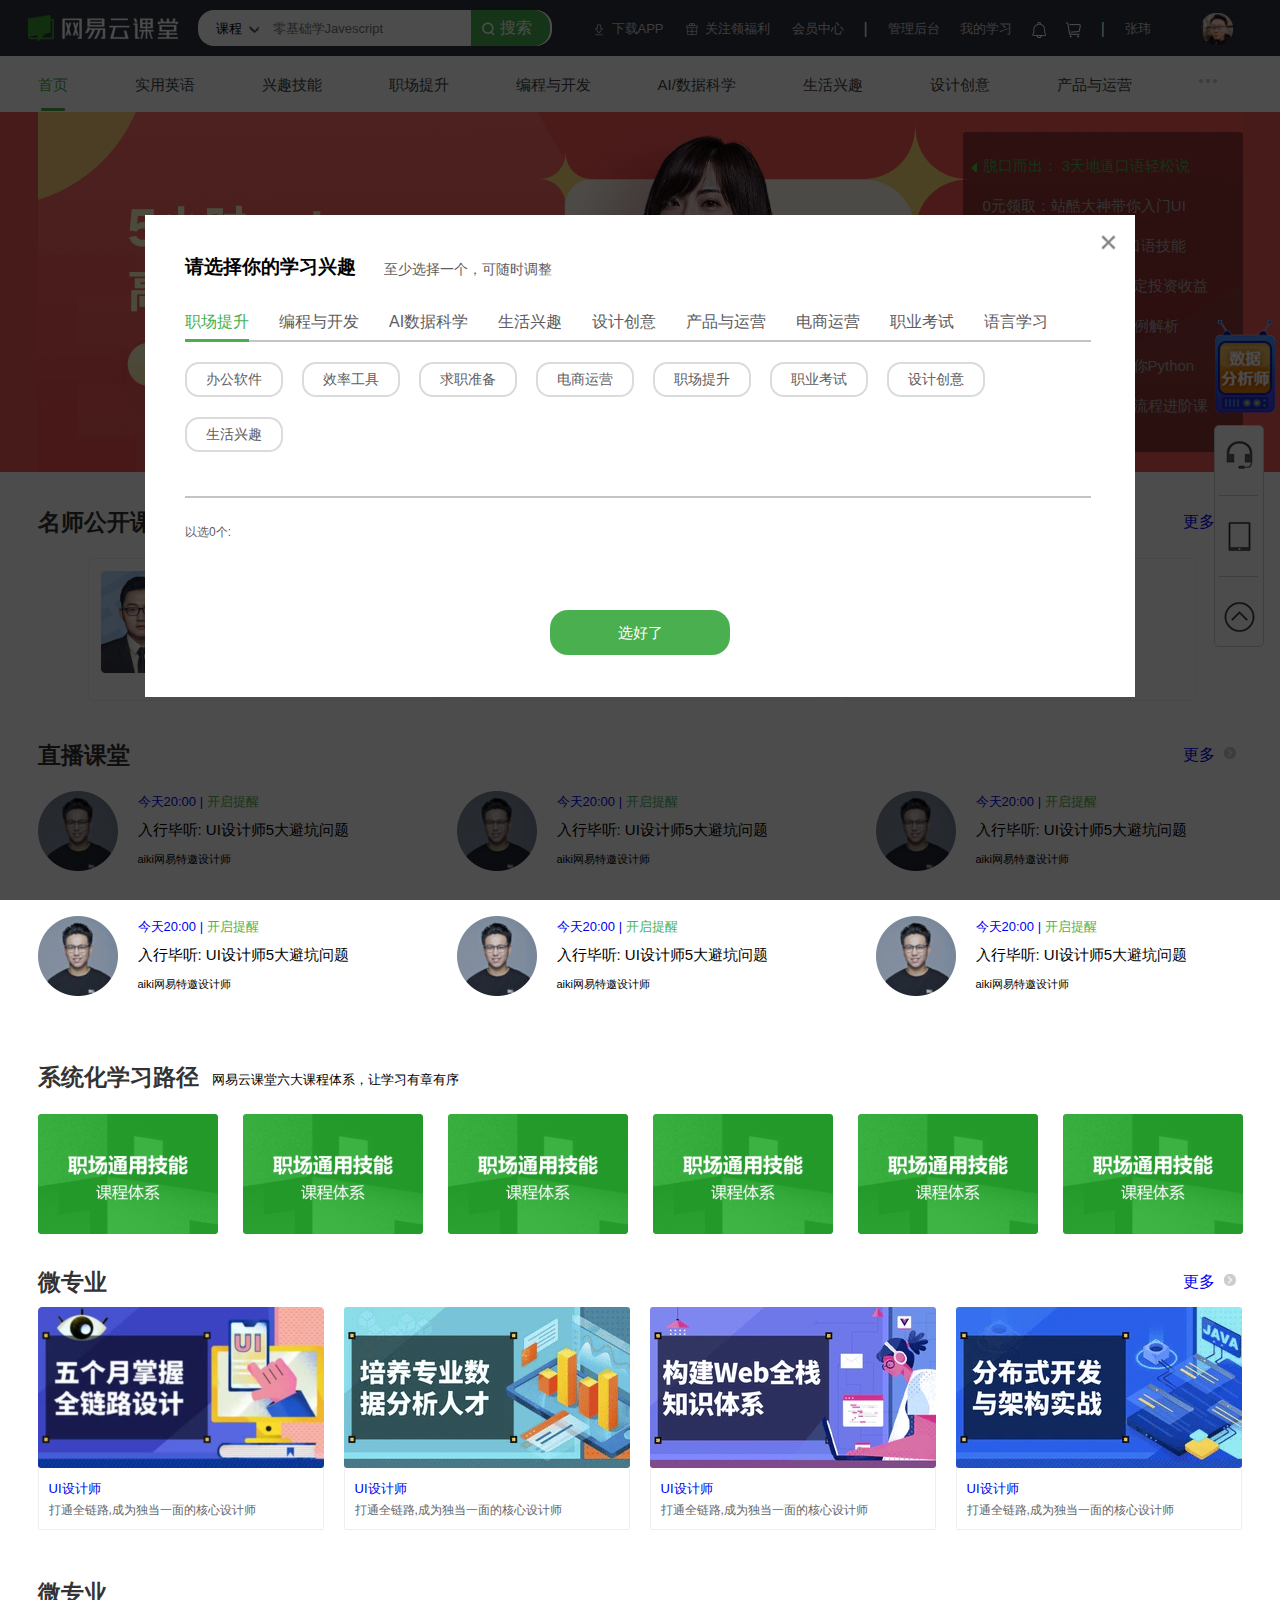
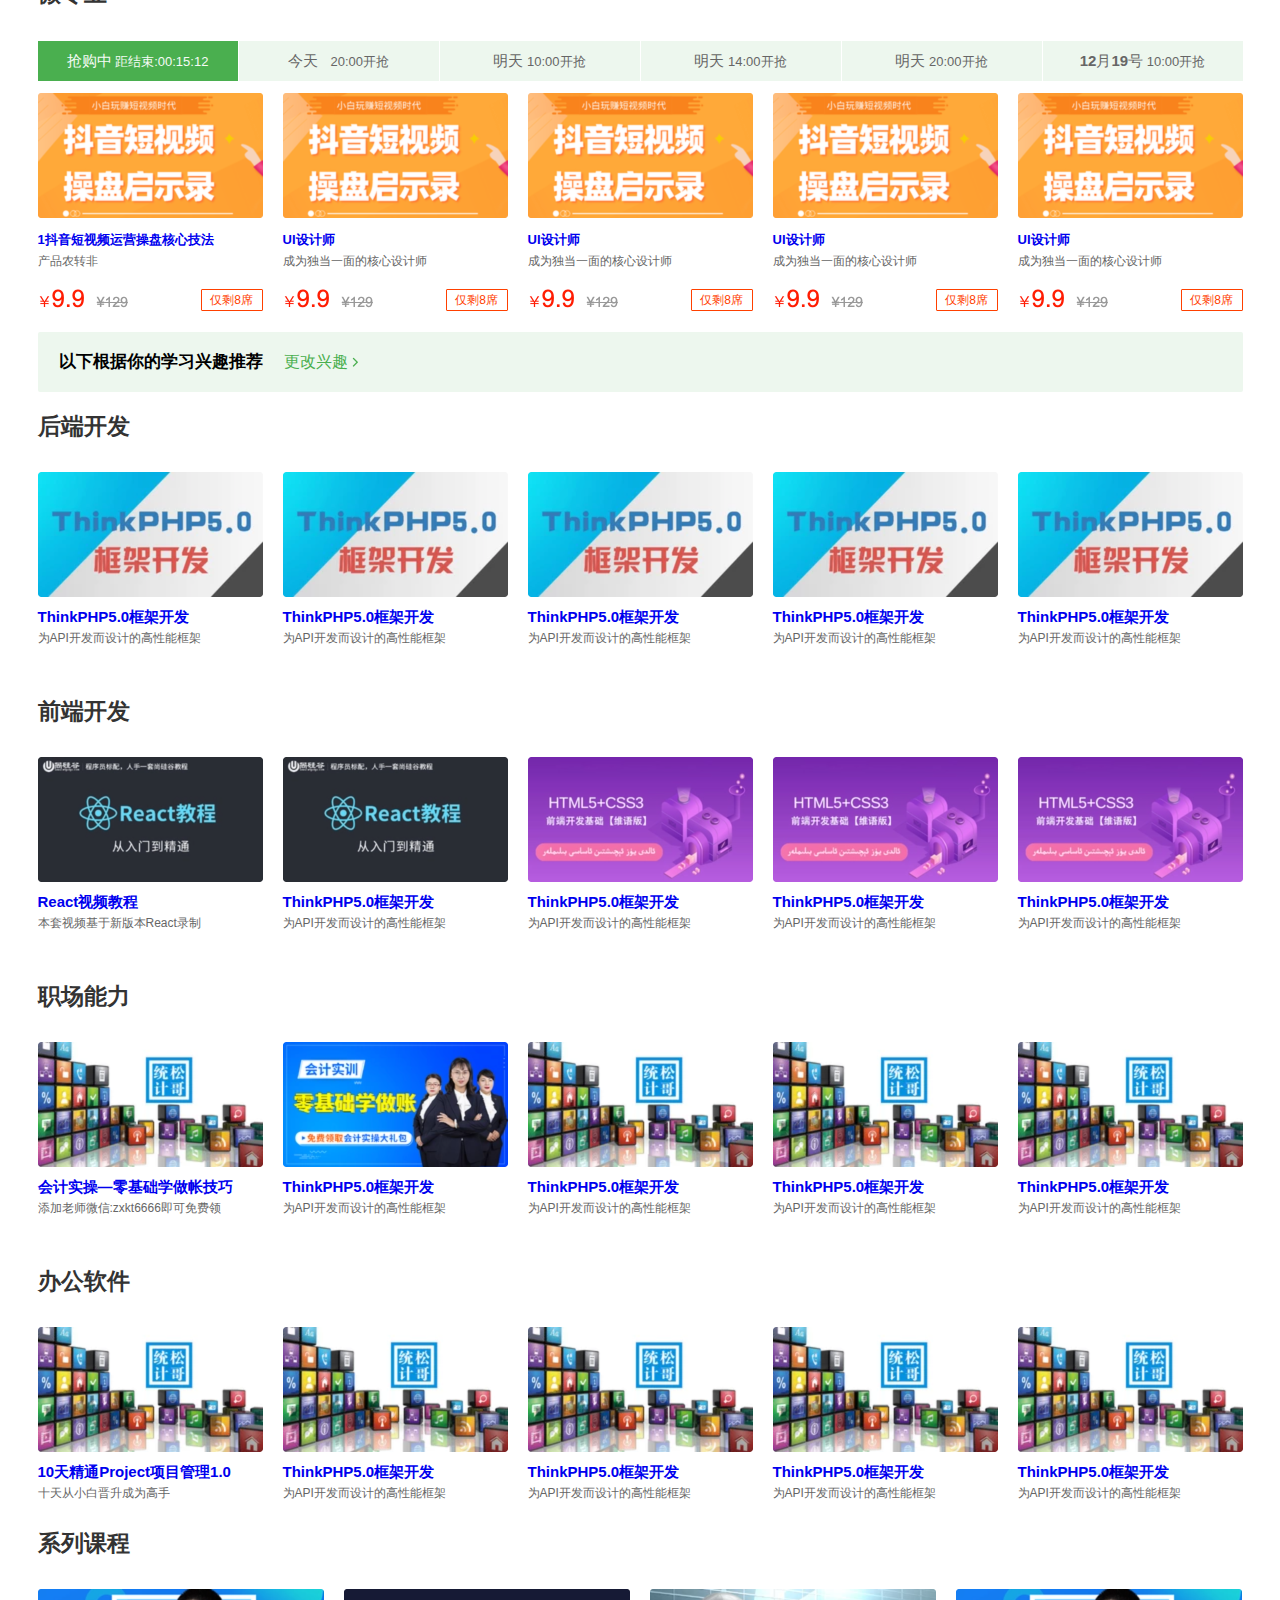
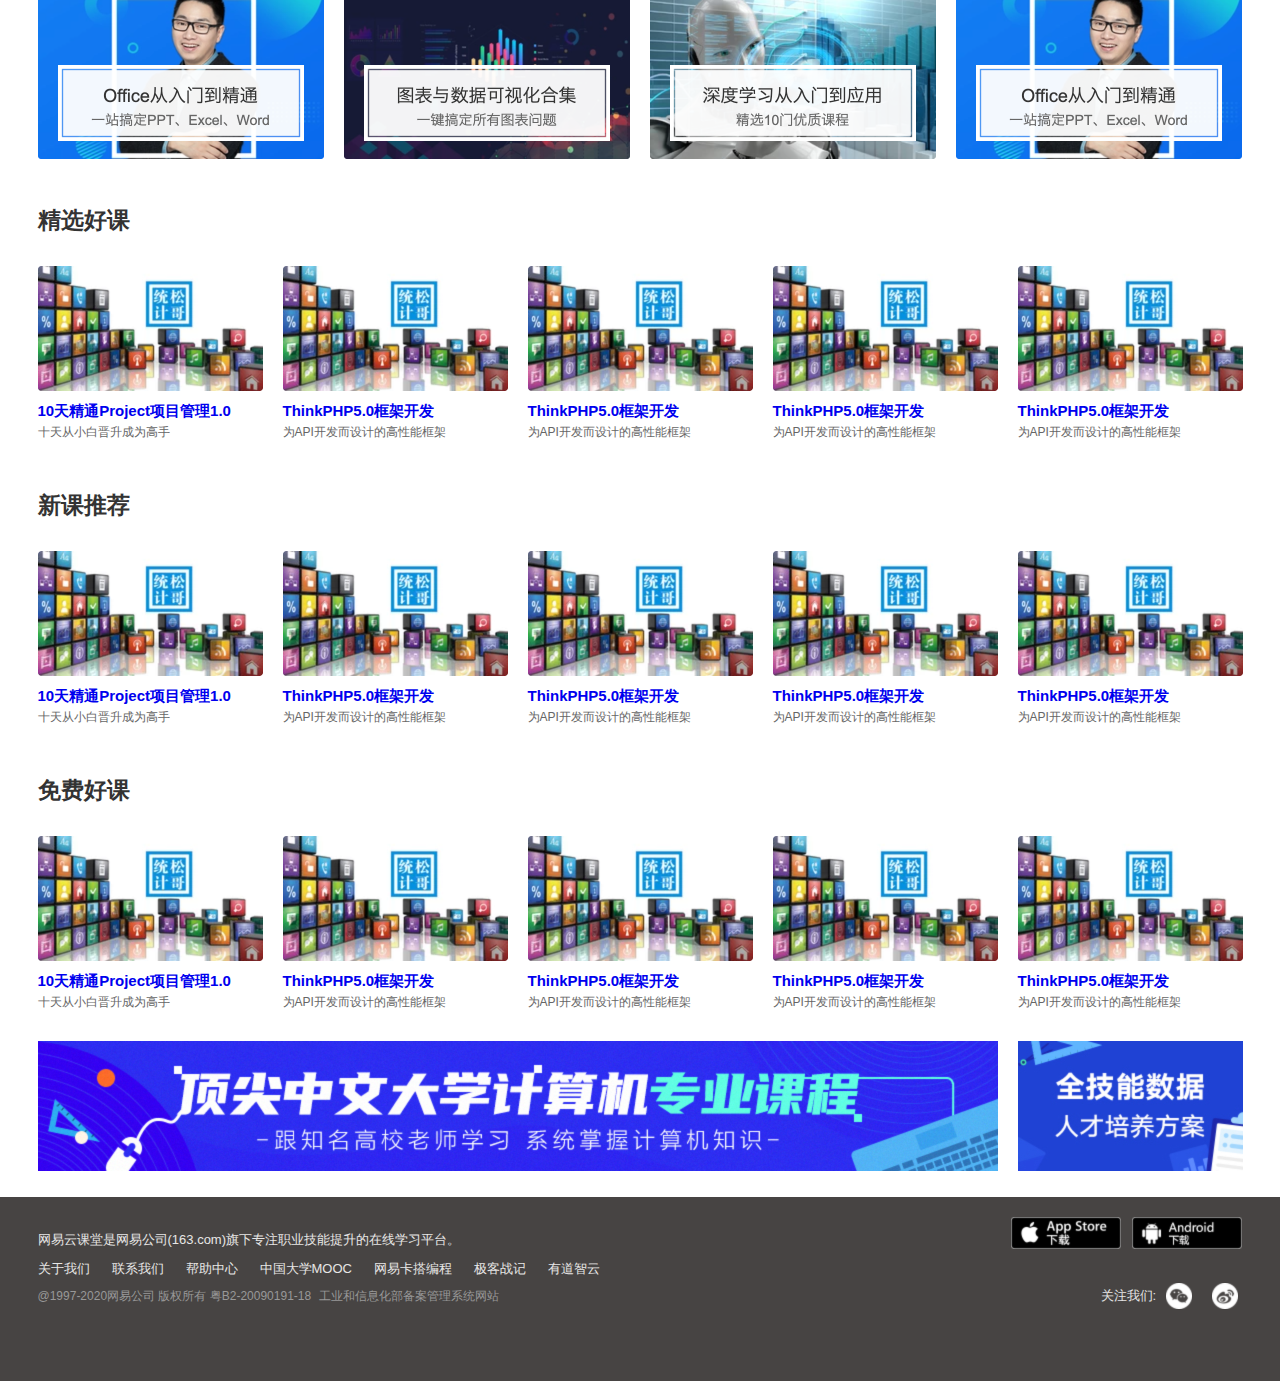
<file: app/网易云课堂/index.html>
<!DOCTYPE html>
<html>
	<head>
		<meta charset="utf-8" />
		<title>网易云课堂</title>
		<style>
		*{margin: 0;padding: 0;text-decoration: none;list-style: none;font-family: "Arial","Hiragino Sans GB", \5fae\8f6f\96c5\9ed1, "Helvetica", "sans-serif";}
		body{position: relative;}
		.topCopy{height: 56px;display: none;}
		.topNode{height: 56px;background: #303440;position: relative;top: 0; width: 100%;z-index: 1;}
		.topNode .topNode-content{height: 56px;width: 1225px;background: #303440;margin: auto;z-index: 1; position: relative;}
		.topNode-content-a1{float: left;margin-top: 15px;}
		.search{height: 36px;width: 354px;margin-left: 20px;margin-top: 10px;float: left;background: white;border-radius: 16px;position: relative;}
		.search .searchleft span{float: left;font-size:13px;margin-left: 18px;margin-top: 10px; padding-right: 17px;background: url(img/search-1.png)no-repeat 33px 6px;cursor: pointer;position: relative;height: 100%;}
		.search .searchleft .active{color: #4EAE54;background-image: url(img/search-2.png);}
		.search .searchleft:hover .searchleftxiaila{display: block;}
		.search .searchleft .searchleftxiaila{position: absolute;top: 27px; left: 5px; height: 88px;width: 60px;background: white;z-index: 2;box-shadow: 0 0 5px #ccc;display: none;}
		.search .searchleft .searchleftxiaila li{margin-top: 4px; line-height: 40px;height: 40px;width: 60px;text-align: center;}
		.search .searchleft .searchleftxiaila li:hover a{color: #4EAE54;}
		.search .searchleft .searchleftxiailaula .active1{color: #4EAE54;}
		.search .searchinput{height: 100%;width: 198px;overflow: hidden;margin-left: 14px;float: left;}
		.search .searchinputz{outline: none;height: 100%;width: 100%;border: none;font-size: 13px;color: #686868;}
		.search .searchright{float: left;height: 100%;width: 79px;background: #4aaf4f;border-radius: 0 16px 16px 0;}
		.search .searchright-a{height: 100%; line-height: 36px;margin-left: 11px;color: white;background: url(img/searchright-1.png)no-repeat 0 3px;padding-left: 18px;}
		.search .searchmenu{position: absolute;top: 40px;left: 20px; width: 300px;background: white;z-index: 1;background: white;display: none;}
		.search .searchmenu ul{margin-top: 5px;margin-bottom: 10px;}
		.search .searchmenu li{height: 40px;line-height: 40px;width: 100%;text-indent: 20px;font-size: 12px;}
		.search .searchmenu li a{font-size: 15px;width: 100%;height: 100%;float: left;}
		.search .searchmenu li a:hover {background: #ccc;color: #4EAE54;}
		.topNode p{float: left;margin-top: 20px;color: white;}
		.topNode .search-download{font-size: 13px;float: left;margin-top: 20px;padding-left: 17px;margin-left: 43px;background: url(img/download.png)no-repeat 0 3px ;color: #cbcccf;position: relative;}
		.topNode .search-download:hover{color: #4EAE54;background: url(img/download-h.gif)no-repeat 0 3px ;}
		
		.topNode .search-download .search-download-show{height: 196px;width: 380px;background: white;z-index: 1; position: absolute;left: -60px;top: 30px;display: none;border: 1px solid #93949b;}
		.topNode .search-download .search-download-show .sjx{width: 14px;height: 5px;position: absolute;top: -13px;left: 90px;}
		.topNode .search-download .search-download-show .ewm{ width: 143px;margin-top: 25px;float: left;width: 143px;margin-left: 20px;}
		.topNode .search-download .search-download-show span{font-size: 16px;color: #303440;float: left;width: 143px;margin-top: 25px;margin-left: 27px;}
		.topNode .search-download .search-download-show .app{height: 44px;width: 150px;margin-top: 19px;margin-left: 26px;float: left;}
		.topNode .search-download .search-download-show .app2{height: 44px;width: 150px;margin-top: 10px;margin-left: 26px;float: left;}
		.topNode .search-guanzhu{font-size: 13px;float: left;margin-top: 20px;margin-left: 22px;padding-left: 19px;background: url(img/guanzhu.png)no-repeat 0 3px;color: #cbcccf;position: relative;}
		.topNode .search-guanzhu:hover .guanZhu{display: block;}
		.topNode .search-guanzhu .guanZhu{position: absolute;top: 30px;left: -65px; width: 262px;height: 266px;z-index: 1;background: white;border: 1px solid #ccc;display: none;}
		.topNode .search-guanzhu .guanZhu .sjx{position: absolute;top: -10px;left: 110px; background: url(img/jt-t.png);width: 16px;height: 10px;}
		.topNode .search-guanzhu .guanZhu ul .li1{margin-top: 20px;width: 100%;height: 15px;font-size: 15px;float: left;text-align: center;color: #080606;}
		.topNode .search-guanzhu .guanZhu ul .li2{margin-top: 16px;width: 100%;height: 13px;font-size: 13px;float: left;text-align: center;color: #4e4a4d;}
		.topNode .search-guanzhu .guanZhu .img{margin: 30px 62px;float: left;}
		.topNode .search-guanzhu:hover{color: #4EAE54;}
		.topNode .search-huiyuan{font-size: 13px;float: left;margin-top: 20px;margin-left: 22px;margin-right: 20px;color: #cbcccf;position: relative;}
		.topNode .search-huiyuan:hover .line{display: block;}
		.topNode .search-huiyuan .line{width: 20px;height: 3px;background: #4EAE54;position: absolute;top: 33px;left: 20px;display: none;}
		.topNode .search-huiyuan:hover{color: #4eae54;}
		.topNode .search-guanli{float: left;margin-top: 20px;margin-left: 20px;color: #cbcccf;font-size: 13px;}
		.topNode .search-guanli:hover{color: #4eae54;}
		.topNode .SearchMyStudy{float: left;margin-top: 20px;margin-left: 20px;color: #cbcccf;font-size: 13px;}
		
		.topNode .SearchMyStudy:hover{color: #4eae54;}
		
		.topNode .search-lin{float: left;margin-left: 20px;margin-top: 22px;height: 16px;width: 14px;background: url(img/lin-1.png);}
		.topNode .search-lin:hover{background: url(img/lin-2.png);}
		.topNode .search-car{float: left;margin-left: 20px;margin-top: 22px;margin-right: 20px;height: 16px;width: 15px;background: url(img/car-1.png);}
		.topNode .search-car:hover{background: url(img/car-2.png);}
		.topNode .search-username{font-size: 13px;margin-top: 20px;margin-left: 20px;height: 32px;float: left;color: #cbcccf;}
		.topNode .search-userpe{margin-top: 13px;margin-right: 20px;float: right;}
		.topNode .usermenu{position: absolute;right: 20px;top: 50px; width: 160px;height: 218px;background: #fff;z-index: 1;border: 1px #dbd9d8 solid;padding: 8px;display: none;}
		.topNode .usermenu li{width: 100%;height: 36px;font-size: 12px;text-indent: 10px;}
		.topNode .usermenu li a{color: #98999a;width: 100%;height: 100%;line-height: 36px;float: left;}
		.topNode .usermenu li a span{float: right;color: #fd9a2f;margin-right: 10px;}
		.topNode .usermenu .usermenuTopBorder{border-bottom: 1px solid #edecec;}
		.topNode .usermenu .usermenuBottomBorder{border-top: 1px solid #edecec;}
		.topNode .usermenu li a:hover{background: #ccc;}
		.topNode .usermenu  .usermenuJT{position: absolute;top: -10px;right: 7px; background: url(img/jt-t.png);height: 10px;width: 16px;}
		.topNode .MyStudy{width: 282px;border: 1px solid #e0dfdf;position: absolute;top: 50px;right: 60px; background: white;z-index: 1;display: none;}
		.topNode .MyStudy .MyStudyTop{margin-top: 10px;font-size: 15px;line-height: 21px;height: 21px;width: 100%;text-indent: 11px;}
		.topNode .MyStudy ul li{height: 56px;width: 100%;}
		.topNode .MyStudy ul li:hover{background: #f5f3f5;}
		.topNode .MyStudy ul li:hover a span{color: #4eae54;}
		.topNode .MyStudy ul li a{height: 100%;width: 100%;float: left;}
		.topNode .MyStudy ul li img{margin: 9px 11px;float: left;}
		.topNode .MyStudy ul li span{margin-top: 11px;float: left;font-size: 14px;width: 200px;}
		.topNode .MyStudy ul li h2{font-size: 12px;float: left;width: 200px;font-weight: 400;color: #838182;}
		.topNode .MyStudy .MyStudyBottom{margin-top: 10px;background: #f5f3f5;text-align: center;height: 52px;width: 100%;line-height: 52px;}
		.topNode .MyStudy .MyStudyBottom a{background: url(img/MyStudyBottomJT.png)no-repeat 54px; padding-right: 10px;font-size: 13px;color: #69676a;}
		.topNode .MyStudy .MyStudysjx{width: 13px;height: 10px;position: absolute;left: 87px;top: -13px;}
/**/
		.menu{height: 56px;width: 1205px;margin: auto;}
		.menu>li{margin-left: 67px;float: left;margin-top: 20px;font-size: 15px;position: relative;}
		.menu>li>a{color: #424242;}
		.menu .active>a{color: #4aaf4f;}
		.menu .fastmenu{margin-left: 0;}
		.menu .lastmenu{margin-top: 13px;cursor: pointer;position: relative;}
		.menu>li>div{width: 24px;height: 3px;background: #4aaf4f;margin-top: 13px;margin-left: auto;margin-right: auto;border-radius: 1px;display: none;}
		.menu .active>div{display: block;}
		.menu>li>a:hover {color: #4AAF4F;}
		.menu>li:hover .xiailamenu0{display: block;}
		.menu .xiailamenu{height: 150px;width: 90px;background: white;position: absolute;left: -10px;top: 23px; z-index: 1;}
		.menu .xiailamenu1{background: white;position: absolute;left: -10px;top: 23px; z-index: 1;box-shadow: 0 0 2px #ccc;font-size: 12px;}
		.menu .xiailamenu1 ul li{line-height: 45px;height: 45px;position: relative;text-indent: 10px;}
		.menu .xiailamenu1 ul li:hover a{color: #7f7f7f;font-weight: 550;}
		.menu .xiailamenu1 ul li div{height: 15px;width: 3px;position: absolute;right: 0;top: 12px;background: #4AAF4F;display: none;}
		.menu .xiailamenu1 ul li:hover div{display: block;}
		.menu .lastmenu .rightmenu{height: 150px;width: 90px;background: white;position: absolute;left: -35px;top: 0px; z-index: 1;}
		.menu .lastmenu .rightmenu ul{margin-top: 33px;font-size: 13px;}
		.menu .lastmenu .rightmenu ul li{line-height: 39px;height: 39px;text-align:  center;position: relative;}
		.menu .lastmenu .rightmenu ul li:hover a{color: #4AAF4F;font-weight: 550;}
		.menu .lastmenu .rightmenu ul li div{height: 15px;width: 3px;position: absolute;right: 0;top: 12px;background: #4AAF4F;display: none;}
		.menu .lastmenu .rightmenu ul li:hover div{display: block;}
		.menu .lastmenu:hover .rightmenu{display: block;}
/**/
		.pe{width: 100%;height: 360px;background: #f15c5a;}
		.pe .dape{height: 100%;width: 1205px;margin: auto;}
		.pe .dape .luenfantupe img{position: absolute;opacity: 0;transition: 1s;}
		.pe .dape .luenfantupe .lft1{opacity: 1;}
		.pe .xiaope{width: 280px;height: 320px;border-radius: 3px;background: rgba(0,0,0,0.4);margin-top: 20px;margin-right: 0px;float: right;position: relative;}
		.pe .xiaope li{font-size: 15px;margin-top: 25px;height: 15px;text-indent: 20px;}
		.pe .xiaope .back a{color: #4AAF4F;}
		.pe .xiaope .back{background: url(img/back.png)no-repeat 8px 5px;}
		.pe .xiaope li a{color: #aaa;}
		.pe .xiaope .pe-text{margin-top: 10px;}
		.pe .xiaope .pe-text li a{font-weight: 510;}
		.pe .xiaope li:hover a{color: #4AAF4F;}
		
/**/
		.teacher{width: 1205px;height: 215px;margin: 35px auto 20px;position: relative;}
		.teacher .teacher-top{height: 41px;width: 100%;}
		.teacher .teacher-top h2{font-size: 23px;color: #333333;float: left;}
		.teacher .teacher-top a{float: right;margin-right: 2px;padding-right: 26px;margin-top: 5px;background: url(img/teachertopgenduo-1.png)no-repeat 41px 5px;}
		.teacher .middle{width: 1125px;height: 159px;margin-left: 40px;overflow: hidden;}
		.teacher #teacherleftjt{display: none;}
		.teacher .teacherlft{width: 1525px;height: 159px;transition: 1s;}
		.teacher .teacherlft li{width: 351px;height: 141px;border: solid 1px #f0f0f0;border-radius: 6px;margin-top: 10px;margin-right: 25px;float: left;}
		.teacher .teacherlft li:hover{box-shadow: 2px 2px 4px #ccc;}
		.teacher .teacherlft .li1{margin-left: 10px;}
		.teacher .teacherlft li .teacherpe{height: 100%;width: 112px;float: left;}
		.teacher .teacherlft li .teacherpe img{margin: 12px;}
		.teacher .teacherlft li .div1{margin-top: 16px;font-size: 13px;float: left;width: 230px;height: 13px;line-height: 13px;position: relative;color: #333333;}
		.teacher .teacherlft li .div1 div{float: left;width: 56px;height: 21px;border: 1px solid #fadca0;font-size: 11px;line-height: 21px;text-align: center;color: #f4ad0d;border-radius: 3px;position:  absolute;left: 44px;top: -5px;}
		.teacher .teacherlft li .div2{font-size: 11px;line-height: 11px;margin-top: 16px;height: 11px;width: 230;float: left;color: #6b6b6b;}
		.teacher .left-jt{position: absolute;left: 1px;top: 110px;}
		.teacher .right-jt{position: absolute;right: 1px;top: 110px;}
		
/**/

		.zhibo{height: 320px;width: 1205px;margin: 0 auto;}
		.zhibo .zhibo-top{height: 26px;width: 100%;line-height: 26px;}
		.zhibo .zhibo-top h2{font-size: 23px;color: #333333;float: left;}
		.zhibo .zhibo-top a{float: right;margin-right: 2px;padding-right: 26px;margin-top: 0px;background: url(img/teachertopgenduo-1.png)no-repeat 41px 5px;}
		.zhibo .zhibope{width: 1215px;height: 253px;margin-left: -5px;}
		.zhibo .zhibope ul{width: 1206px;height: 249px;}
		.zhibo .zhibope ul li{width: 365px;height: 124px;margin-top: 1px;margin-left: 2px;float: left;margin-right: 52px;}
		.zhibo .zhibope ul .li3{margin-right: 0;}
		.zhibo .zhibope ul li:hover{box-shadow:0 0 4px #bbb;}
		.zhibo .zhibope ul li .photo{height: 80px;width: 100px;margin-top: 22px;margin-left: 3px;float: left;}
		.zhibo .zhibope .line1{float: left;margin-top: 24px;width: 259px;font-size: 13px;height: 13px;color: black;}
		.zhibo .zhibope .line1 .linea{color: #4eb153;}
		.zhibo .zhibope .line2{float: left;margin-top: 15px;width: 259px;font-size: 15px;height: 15px;}
		.zhibo .zhibope .line3{float: left;margin-top: 16px;width: 259px;font-size: 11px;height: 11px;}
		
/**/
		
		.xitong{width: 1205px;height: 207px;margin: 0 auto;}
		.xitong .xitong-top h2{font-size: 23px;color: #333333;float: left;}
		.xitong .xitong-top span{font-size: 13px;margin-left: 13px;margin-top: 9px;float: left;}
		.xitong .xitongpe{width: 100%;height: 120px;margin-top: 21px;float: left;}
		.xitong .xitongpe li{margin-right: 25px;float: left;}
		.xitong .xitongpe .li6{margin-right: 0;}
		
/**/
		.weizy{width: 1205px;height: 313px;margin: 0 auto;}
		.weizy .weizy-top{height: 38px;width: 100%;line-height: 26px;}
		.weizy .weizy-top h2{font-size: 23px;color: #333333;float: left;}
		.weizy .weizy-top a{float: right;margin-right: 2px;padding-right: 26px;margin-top: 0px;background: url(img/teachertopgenduo-1.png)no-repeat 41px 5px;}
		.weizype{height: 223px;width: 1205px;}
		.weizype li{height: 223px;width: 286px;float: left;margin-right: 20px;}
		.weizype .li4{margin-right: 0;}
		.weizype li:hover img{transform: scale(1.1);}
		.weizype li img{float: left;transition: 0.6s;}
		.weizype li a .weizype-out{width: 286px;height: 161px;border-radius: 3px;overflow: hidden;}
		.weizype li .weizydiv{width: 284px;height: 61px;border: solid #eeeeee 1px;border-top: none;border-radius: 0 0 2px 2px; float: left;}
		.weizype li .weizydiv .s1{margin-top: 12px;margin-left: 10px; height: 13px;font-size: 13px;}
		.weizype li .weizydiv .s2{margin-top: 9px;margin-left: 10px;font-size: 12px;color: #666666;}
		
/**/
		.xiansmiaos{width: 1205px;height: 350px;margin: 0 auto;}
		.xiansmiaos .xiansmiaos-top{height: 38px;width: 100%;line-height: 23px;}
		.xiansmiaos .xiansmiaos-top h2{font-size: 23px;color: #333333;float: left;}
		.xiansmiaos .qiango{margin-top: 21px;width: 100%;height: 40px;}
		.xiansmiaos .qiango li{width: 200px;height: 40px;margin-right: 1px;background-color: #edf7ee;float: left;color: #666666;font-size: 13px;text-align: center;line-height: 40px;}
		.xiansmiaos .qiango li span{font-size: 15px;font-weight: 550;}
		.xiansmiaos .qiango .li6{margin-right: 0;}
		.xiansmiaos .qiango .active{background: #4aaf4f;color: #f5fbf6;}
		.qiangope-out{height: 223px;width: 1205px;margin-top: 12px;position: relative;}
		.qiangope-out .show{display: block;}
		.qiangope{height: 223px;width: 1205px;position: absolute;display: none;}
		.qiangope li{height: 125px;width: 225px;float: left;margin-right: 20px;}
		.qiangope .li4{margin-right: 0;}
		.qiangope li img{float: left;}
		.qiangope li .weizydiv{width: 225px;height: 130px;float: left;}
		.qiangope li .weizydiv .s1{margin-top: 13px; height: 13px;font-size: 13px;font-weight: 600;}
		.qiangope li .weizydiv .s2{margin-top: 9px;font-size: 12px;color: #666666;}
		.qiangope li .monery{margin-top: 19px;float: left;width: 100%;}
		.qiangope li .xi{width: 60px;height: 20px;border: solid 1px #ff4000;border-radius: 1px;float: right;color: #ff4000;font-size: 12px;text-align: center;line-height: 20px;}
		
/**/
		
		.xingqu{height: 60px;width: 1205px;background: #edf7ee;border-radius: 2px;text-align: center;margin: 0 auto;}
		.xingqu .xingqutext{line-height: 60px;float: left;margin-left: 21px;font-size: 17px;font-weight: 600;}
		.xingqu .xingqua{float: left;margin-left: 21px;line-height: 60px;color: #4aaf4f;background: url(img/xingqua.png)no-repeat 60px;padding-right: 14px;cursor: pointer;}
		
/**/
		.houduan{height: 262px;width: 1205px;margin: 23px auto 0;}
		.houduan .houduan-top{height: 38px;width: 100%;line-height: 23px;}
		.houduan .houduan-top h2{font-size: 23px;color: #333333;float: left;}
		.houduanpe{height: 223px;width: 1205px;margin-top: 19px;}
		.houduanpe li{height: 125px;width: 225px;float: left;margin-right: 20px;}
		.houduanpe li:hover img{transform: scale(1.2);}
		.houduanpe .li4{margin-right: 0;}
		.houduanpe li img{float: left;transition: 0.6s;}
		.houduanpe li .houduanpe-out{width: 225px;height: 125px;border-radius: 3px;overflow: hidden;}
		.houduanpe li .zydiv{width: 225px;height: 95px;float: left;}
		.houduanpe li .zydiv .sl1{margin-top: 11px; height: 13px;font-size: 15px;font-weight: 600;}
		.houduanpe li .zydiv .sl2{margin-top: 9px;font-size: 12px;color: #666666;}
		
/**/
			
		.xilei{height: 254px;width: 1205px;margin: 0 auto;}
		.xilei .xilei-top{height: 38px;width: 100%;line-height: 23px;}
		.xilei .xilei-top h2{font-size: 23px;color: #333333;float: left;}
		.xileipe{height: 170px;width: 1205px;margin-top: 19px;}
		.xileipe li{height: 170px;width: 286px;float: left;margin-right: 20px;}
		.xileipe .li4{margin-right: 0;}
		
/**/
		.bluepe{height: 130px;width: 1205px;margin: 0 auto;}
		.bluepe .bluepediv1{margin-right: 20px;}
		.bluepe div{float: left;}
		
/**/
		.bottom{height: 184px;width: 100%;background: #474443;margin-top: 26px;}
		.bottom .bottomnode{height: 184px;width: 1205px;margin: 0 auto;position: relative;}
		.bottom .bottomnode .bottomnode1{margin-top: 34px;float: left;width: 100%;font-size: 13px;height: 13px;color: #e7e7e6;width: 800px;}
		.bottom .bottomnode .bottomnode2{margin-top: 16px;float: left;width: 100%;font-size: 13px;height: 13px;width: 800px;}
		.bottom .bottomnode .bottomnode2 li{float: left;margin-right: 22px;}
		.bottom .bottomnode .bottomnode2 li:hover{text-decoration: underline;}
		.bottom .bottomnode .bottomnode2 li a{color: #e7e7e6;}
		.bottom .bottomnode .bottomnode3{color: #989898;margin-top: 15px;float: left;font-size: 12px;width: 800px;}
		.bottom .bottomnode .bottomnode3 a{color: #989898;margin-left: 5px;}
		.bottom .bottomnode .bottomnode3 a:hover{color: #e7e7e6;text-decoration: underline;}
		.bottom .bottomnode .aa{height: 32px;width: 231px;position: absolute;right: 1px;top: 20px;}
		.bottom .bottomnode .aa a{float: right;margin-left: 11px;}
		.bottom .bottomnode .aa .a1{margin-left: 0;}
		.bottom .bottomnode .guanz{height: 26px;width: 142px;position: absolute;right: 0;top: 86px;}
		.bottom .bottomnode .guanz span{font-size:  13px;color: #e5e5e5;line-height: 26px;float: left;}
		.bottom .bottomnode .guanz .a1{margin-top: 0;margin-left: 10px;float: left;position: relative;}
		.bottom .bottomnode .guanz .a1:hover .guanz-a1-show{display: block;}
		.bottom .bottomnode .guanz .a2{margin-top: 0;margin-left: 20px;float: left;}
		.bottom .bottomnode .guanz .a1 .guanz-a1-show{width: 240px;height: 247px;background: white;position: absolute;top: -260px;left: -113px;border-radius: 3px;box-shadow: 0 0 5px #ccc;display: none;}
		.bottom .bottomnode .guanz .a1 .guanz-a1-show .sjx{width: 19px;height: 9px; position: absolute;left: 50%;bottom: -9px; background: url(img/sjx.gif)no-repeat;}
		.bottom .bottomnode .guanz .a1 .guanz-a1-show ul{text-align: center;height: 70px;width: 100%;}
		.bottom .bottomnode .guanz .a1 .guanz-a1-show ul .li1{font-size: 15px;margin-top: 19px; height: 15px;font-weight: 550;}
		.bottom .bottomnode .guanz .a1 .guanz-a1-show ul .li2{font-size: 11px;height: 11px;margin-top: 16px;font-weight: 500;}
		.bottom .bottomnode .guanz .a1 .guanz-a1-show img{position: absolute;left: 50%;margin-left: -60px;}
		
/*xuanfu*/
		.xuanfu{position: fixed;right: 5px;top: 320px; width: 61px;height: 327px;}
		.xuanfu .xuanfu-ul{width: 48px;height: 220px;border: solid 1px #d1d1d1;position: absolute;left: 0;bottom: 0;background: white;border-radius: 5px;}
		.xuanfu .xuanfu-ul .xuanfu-ul-pe{height: 58px;width: 100%;position: relative;}
		.xuanfu .xuanfu-ul .xuanfu-ul-line{height: 23px;width: 100%;position: relative;}
		.xuanfu .xuanfu-ul .xuanfu-ul-line .line{width: 39px;height: 1px;background: #cecece;position: absolute;top: 11px;left: 4px;}
		.xuanfu .xuanfu-ul .xuanfu1{background: url(img/show-m.gif)no-repeat center;border-radius: 5px 5px 0 0;}
		.xuanfu .xuanfu-ul .xuanfu2{background: url(img/show-mobile.gif)no-repeat center;}
		.xuanfu .xuanfu-ul .xuanfu3{background: url(img/show-t.gif)no-repeat center;border-radius: 0 0 5px 5px;}
		.xuanfu .xuanfu-ul .xuanfu-ul-pe .show{width: 30px;height: 30px;font-size: 15px;line-height: 15px;position: absolute;left: 9px;top: 14px;display: none;color: white;}
		.xuanfu .xuanfu-ul .xuanfu-ul-pe:hover{background: #69a030;}
		.xuanfu .xuanfu-ul .xuanfu-ul-pe:hover .show{display: block;}
		.xuanfu .xuanfu-ul .xuanfu-ul-pe .xuanfu-show2{width: 212px;height: 133px;border: 1px solid #cecece;box-shadow: 0 0 2px #cecece;position: absolute;left: -214px;top: -40px;background: white;display: none;}
		.xuanfu .xuanfu-ul .xuanfu-ul-pe .xuanfu-show2 .sjx{background: url(img/show-jt.gif)no-repeat;width: 5px;height: 14px;position: absolute;right: -5px;top: 45px;}
		.xuanfu .xuanfu-ul .xuanfu-ul-pe .xuanfu-show2 div{margin-left: 15px;margin-top: 15px;width: 85px;height: 85px;float: left;}
		.xuanfu .xuanfu-ul .xuanfu2:hover .xuanfu-show2{display: block;}
	
/**/
		.xingQu-out{width: 100%;height: 100%;position: fixed;top: 0%; background: #000;opacity: 0.7;z-index: 1;}
		.xingQuXuanXianKa{width: 990px; position: fixed;top: 50%;left: 50%;margin-left: -495px;margin-top: -235px; background: white;z-index: 2;}
		.xingQuXuanXianKa .xx{height: 22px;width: 100%;margin-top: 20px;}
		.xingQuXuanXianKa .xx .xxk-xx{background: url(img/xxk-xx.png);width: 15px;height: 15px;float: right;margin-right: 19px;cursor: pointer;}
		.xingQuXuanXianKa .xx .xxk-xx:hover{background: url(img/xxk-xx1.png);}
		.xingQuXuanXianKa .title{height: 19px;width: 100%;}
		.xingQuXuanXianKa .title h4{font-size: 19px;line-height: 19px;float: left;margin-left: 40px;}
		.xingQuXuanXianKa .title span{float: left;margin-left: 28px;font-size: 14px;margin-top: 5px;line-height: 14px;color: #5e5c5e;}
		.xingQuXuanXianKa .menu{width: 100%;height: 28px;}
		.xingQuXuanXianKa .menu ul{width: 906px;height: 26px;border-bottom: 2px solid #c2c5c3;margin-left: 40px;margin-top: 38px;}
		.xingQuXuanXianKa .menu ul li{height: 16px;float: left;margin-right: 30px;position: relative;font-size: 16px;line-height: 16px;color: #5e5c5e;}
		.xingQuXuanXianKa .menu ul li.active{color: #4aaf4f;}
		.xingQuXuanXianKa .menu ul .active .line{position: absolute;bottom: -12px;left: 0;width: 100%;height: 3px;background: #4aaf4f;}
		.xingQuXuanXianKa .menuContent{height: 154px;width: 906px;margin-left: 40px;border-bottom: 2px solid #c2c5c3;}
		.xingQuXuanXianKa .menuContent div div{width: 94px;height: 31px;text-align: center;line-height: 31px;font-size: 14px;color: #5e5c5e;border-radius: 14px;margin-right: 19px;margin-top: 20px;border: 2px solid #dbdbdb;float: left;}
		.xingQuXuanXianKa .menuContent div div.click{background: #4aaf4f;color: white;}
		.xingQuXuanXianKa .menuContent .menuContent-list{position: absolute;width: 906px;height: 154px;display: none;}
		.xingQuXuanXianKa .menuContent .show{display: block;}
		.xingQuXuanXianKa .bottom{height: 130px;width: 100%;position: relative;background: white;float: left;}
		.xingQuXuanXianKa .conture{width: 180px;height: 45px;position: absolute;top: 50%;left: 50%; margin-top: -22.5px;margin-left: -90px;border-radius: 18px;background: #4aaf4f;color: white;font-size: 15px;text-align: center;line-height: 45px;float: left;cursor: pointer;}
		.xingQuXuanXianKa .choose{width: 906px;margin-top: 6px;margin-left: 40px;float: left;}
		.xingQuXuanXianKa .choose p{float: left;margin-top: 20px;margin-right: 13px;font-size: 12px;color: #5e5c5e;}
		.xingQuXuanXianKa .choose div{float: left;margin-top: 12px;margin-right: 15px; height: 26px;width: 113px;border: solid 2px #dbdbdb;border-radius: 12px; font-size: 12px;line-height: 26px;}
		.xingQuXuanXianKa .choose div span{color: #5e5c5e;margin-left: 17px;}
		.xingQuXuanXianKa .choose div img{margin-right: 12px;float: right;margin-top: 8px;cursor: pointer;}
		</style>
		
	</head>
	<body>
		<div class="topCopy"></div>
		<div class="topNode">
			<div class="topNode-content">
				<a href="#" class="topNode-content-a1">
					<img src="img/title-1.png" />
				</a>
				
				<div class="search" id="search">
					<div class="searchleft" ><span>课程</span>
						<div class="searchleftxiaila">
							<ul id="searchleftxiailaul">
								<li class="searchleftxiailaula"><a class="active1">课程</a> </li>
								<li class="searchleftxiailaula"><a>网校</a> </li>
							</ul>
						</div>
					</div>
					<div class="searchinput">
						<input type="text" class="searchinputz" placeholder="零基础学Javescript"/>
					</div>
					
					<div class="searchright">
						<a href="#" class="searchright-a">搜索</a>
					</div>
					<div class="searchmenu searchmenu1">
						<ul class="searchmenuul">
							<li>热门搜索</li>
							<li><a href="#">培训</a> </li>
							<li><a href="#">程序</a> </li>
							<li><a href="#">北京理工大学</a> </li>
							<li><a href="#">中国</a> </li>
							<li><a href="#">网校</a> </li>
						</ul>
					</div>
					<div class="searchmenu searchmenu2">
						<ul class="searchmenuul">
							<li>热门搜索</li>
							<li><a href="#">职业考试</a> </li>
							<li><a href="#">edu</a> </li>
							<li><a href="#">语言学习</a> </li>
							<li><a href="#">中国</a> </li>
							<li><a href="#">网校</a> </li>
						</ul>
					</div>
				</div>
				<a href="#" class="search-download">下载APP
					<div class="search-download-show">
						<div class="sjx"><img src="./img/search-download-show-sjx.png"/></div>
						<div class="ewm"><img src="./img/ewm-top.png"/> </div>
						<span>扫码下载官方APP</span>
						<div class="app"><img src="img/show-ad.gif" /> </div>
						<div class="app2"><img src="img/show-app.gif" /> </div>
					</div>
				</a>
				<a href="#" class="search-guanzhu">关注领福利
					<div class="guanZhu">
						<div class="sjx"></div>
						<ul>
							<li class="li1">关注云课堂官方微信号</li>
							<li class="li2">-领取课程免费福利，超值学习资料-</li>
						</ul>
						<div class="img"><img src="./img/ewm.gif" /></div>
					</div>
				</a>
				<a href="#" class="search-huiyuan">会员中心
					<div class="line"></div>
				</a>
				<p>|</p>
				<a href="#" class="search-guanli">管理后台</a>
				<a href="#" class="SearchMyStudy">我的学习</a>
				<a href="#" class="search-lin"></a>
				<a href="#" class="search-car"></a>
				<p>|</p>
				<a href="#" class="search-username">张玮</a>
				<img src="img/userpe.png" class="search-userpe"/>
				<ul class="usermenu">
					<li class="usermenuTopBorder"><a href="#">正使用手机账号登陆</a> </li>
					<li><a href="#">我的优惠卷<span>兑换</span> </a> </li>
					<li><a href="#">我的订单</a> </li>
					<li><a href="#">帮助与反馈</a> </li>
					<li><a href="#">设置</a> </li>
					<li class="usermenuBottomBorder"><a href="#">退出</a> </li>
					<div class="usermenuJT"></div>
				</ul>
				<div class="MyStudy">
					<div class="MyStudysjx"><img src="img/jt-t-down.png" /> </div>
					<div class="MyStudyTop">最近学习课程</div>
					<ul>
						<li>
							<a href="#">
								<img src="img/MyStudype1.png"/>
								<span>前端工程师就业班</span>
								<h2>放大与缩小</h2>
							</a>
						</li>
						<li>
							<a href="#">
								<img src="img/MyStudype1.png"/>
								<span>前端工程师就业班</span>
							</a>
						</li>
						<li>
							<a href="#">
								<img src="img/MyStudype1.png"/>
								<span>前端工程师就业班</span>
							</a>
						</li>
						<li>
							<a href="#">
								<img src="img/MyStudype1.png"/>
								<span>前端工程师就业班</span>
							</a>
						</li>
						<li>
							<a href="#">
								<img src="img/MyStudype1.png"/>
								<span>前端工程师就业班</span>
							</a>
						</li>
					</ul>
					<div class="MyStudyBottom"><a href="#">查看更多</a> </div>
				</div>
			</div>
		</div>
			
		<ul class="menu" id="menu">
			<li class="active fastmenu" ><a  class="menuda"href="#">首页</a><div class="xiailamenu0"></div> </li>
			<li><a  class="menuda"href="#">实用英语</a> <div class="xiailamenu0"></div>
				<div class="xiailamenu1">
					<ul>
						<li><a href="#"></a><div></div> </li>
					</ul>
				</div>
			</li>
			<li><a class="menuda" href="#">兴趣技能</a> <div class="xiailamenu0"></div>
				<div class="xiailamenu1">
					<ul>
						<li><a href="#"></a><div></div> </li>
					</ul>
				</div>
			</li>
			<li><a class="menuda" href="#">职场提升</a>
				<div class="xiailamenu0"></div>
				<div class="xiailamenu1">
					<ul>
						<li><a href="#">电</a><div></div> </li>
						<li><a href="#">职业</a><div></div> </li>
						<li><a href="#">语言学</a><div></div> </li>
						<li><a href="#">电商运营</a><div></div> </li>
						<li><a href="#">职业考试</a><div></div> </li>
						<li><a href="#">语言学习</a><div></div> </li>
						<li><a href="#">是的</a><div></div> </li>
						<li><a href="#">职业试</a><div></div> </li>
						<li><a href="#">语言学习</a><div></div> </li>
					</ul>
				</div>
			</li>
			<li><a class="menuda" href="#">编程与开发</a> 
				<div class="xiailamenu0"></div>
				<div class="xiailamenu1">
					<ul>
						<li><a href="#">电商运营</a><div></div> </li>
						<li><a href="#">职业考试</a><div></div> </li>
						<li><a href="#">语言学习</a><div></div> </li>
						<li><a href="#">电商运营</a><div></div> </li>
						<li><a href="#">职业考试</a><div></div> </li>
						<li><a href="#">语言学习</a><div></div> </li>
						<li><a href="#">电商运营</a><div></div> </li>
					</ul>
				</div>
			</li>
			<li><a class="menuda" href="#">AI/数据科学</a>
				<div class="xiailamenu0"></div>
				<div class="xiailamenu1">
					<ul>
						<li><a href="#">电商运营</a><div></div> </li>
						<li><a href="#">职业考试</a><div></div> </li>
						<li><a href="#">语言学习</a><div></div> </li>
						<li><a href="#">电商运营</a><div></div> </li>
						
					</ul>
				</div>
			</li>
			<li><a class="menuda" href="#">生活兴趣</a>
				<div class="xiailamenu0"></div>
				<div class="xiailamenu1">
					<ul>
						<li><a href="#">职商运营</a><div></div> </li>
						<li><a href="#">语商运营</a><div></div> </li>
						<li><a href="#">电商运营</a><div></div> </li>
						<li><a href="#">职商运营</a><div></div> </li>
						<li><a href="#">语商运营</a><div></div> </li>
					</ul>
				</div>
			</li>
			<li><a class="menuda" href="#">设计创意</a>
				<div class="xiailamenu0"></div>
				<div class="xiailamenu1">
					<ul>
						<li><a href="#">语商运营</a><div></div> </li>
					</ul>
				</div>
			</li>
			<li><a class="menuda" href="#">产品与运营</a>
				<div class="xiailamenu0"></div>
				<div class="xiailamenu1">
					<ul>
						<li><a href="#">试习</a><div></div> </li>
						<li><a href="#">语言习</a><div></div> </li>
						<li><a href="#">电商营</a><div></div> </li>
						<li><a href="#">职业试</a><div></div> </li>
						<li><a href="#">语言习</a><div></div> </li>
						<li><a href="#">电商营</a><div></div> </li>
						<li><a href="#">职业试</a><div></div> </li>
						<li><a href="#">语言是</a><div></div> </li>
					</ul>
				</div>
			</li>
			<li class="lastmenu">
				<img src="img/asdsd-1.png"/>
				<div class="rightmenu">
					<ul>
						<li><a href="#">电商运营</a><div></div> </li>
						<li><a href="#">职业考试</a><div></div> </li>
						<li><a href="#">语言学习</a><div></div> </li>
					</ul>
				</div>
			</li>
		</ul>
			
		<div class="pe">
			<div class="dape">
				<div class="luenfantupe">
					<img class="lft1" src="img/8c35596bb5ec4cb8ae7390f28c4cb567.png" >	
					<img class="lft2" src="img/6ca7db807c3f448fa19039cae380ffb7.jpg" />
					<img class="lft3" src="img/a17ddac75cc944b9b0f5204156e2afa6.png" >
					<img class="lft4" src="img/79b6a4b0bd644681b1d2a5ec3c10da65.jpg" />
					<img class="lft5" src="img/9da551a2ceee48fcae68db05b562cff1.jpg" >	
					<img class="lft6" src="img/19055192bca54c5ea9622d8f672fd8e1.png"/>
					<img class="lft7" src="img/81f375340e0c48b7a4d1b9c853eab8ce.png" >
				
				</div>
				<div class="xiaope">
					<ul class="pe-text">
						<li class="back"><a href="#" >脱口而出： 3天地道口语轻松说</a> </li>
						<li><a href="#">0元领取：站酷大神带你入门UI</a> </li>
						<li><a href="#">高效提升：3节课练就口语技能</a> </li>
						<li><a href="#">限时免费：如何获取稳定投资收益</a> </li>
						<li><a href="#">金融思维：25个经典案例解析</a> </li>
						<li><a href="#">免费试听：清华大神教你Python</a> </li>
						<li><a href="#">新课特惠：网课变现全流程进阶课</a> </li>
					</ul>
				</div>
			</div>
		</div>
			
		<div class="teacher">
			<div class="teacher-top">
				<h2>名师公开课</h2>
				<a href="#">更多</a>
			</div>
			<div class="middle">
				<ul class="teacherlft">
					<li class="li1">
						<a href="#">
								<div class="teacherpe"><img src="img/teacher1pe.png"/></div>
							<div class="div1">12月21日 20:00</div>
							<div class="div1">零基础轻松学Python</div>
							<div class="div1">毕滢<div>清华码神</div></div>
							<div class="div2">编程小白的Python入门课</div>
						</a>
					</li>
					<li>
						<a href="#">
							<div class="teacherpe"><img src="img/teacher1pe.png"/></div>
							<div class="div1">12月21日 20:00</div>
							<div class="div1">零基础轻松学Python</div>
							<div class="div1">毕滢<div>清华码神</div></div>
							<div class="div2">编程小白的Python入门课</div>
						</a>
					</li>
					<li>
						<a href="#">
							<div class="teacherpe"><img src="img/teacher1pe.png"/></div>
							<div class="div1">12月21日 20:00</div>
							<div class="div1">零基础轻松学Python</div>
							<div class="div1">毕滢<div>清华码神</div></div>
							<div class="div2">编程小白的Python入门课</div>
						</a>
					</li>
					<li>
						<a href="#">
							<div class="teacherpe"><img src="img/teacher1pe.png"/></div>
							<div class="div1">20月21日 20:00</div>
							<div class="div1">零基础轻松学Python</div>
							<div class="div1">毕滢<div>清华码神</div></div>
							<div class="div2">编程小白的Python入门课</div>
						</a>
					</li>
				</ul>
			</div>
			<a href="#" id="teacherleftjt" class="left-jt"><img src="img/left-jt.png"/></a>
			<a href="#" id="teacherrightjt" class="right-jt"><img src="img/right-jt.png"/></a>
		</div>
		
		<div class="zhibo">
			<div class="zhibo-top">
				<h2>直播课堂</h2>
				<a href="#">更多</a>
			</div>
			<div class="zhibope">
				<ul>
					<li>
						<a href="#">
							<div class="photo"><img src="img/zhibope1.png"/></div>
							<div class="line1">今天20:00 | <a href="#" class="linea">开启提醒</a></div>
							<div class="line2">入行毕听: UI设计师5大避坑问题</div>
							<div class="line3">aiki网易特邀设计师</div>
						</a>
					</li>
					<li>
						<a href="#">
							<div class="photo"><img src="img/zhibope1.png"/></div>
							<div class="line1">今天20:00 | <a href="#" class="linea">开启提醒</a></div>
							<div class="line2">入行毕听: UI设计师5大避坑问题</div>
							<div class="line3">aiki网易特邀设计师</div>
						</a>
					</li>
					<li class="li3">
						<a href="#">
							<div class="photo"><img src="img/zhibope1.png"/></div>
							<div class="line1">今天20:00 | <a href="#" class="linea">开启提醒</a></div>
							<div class="line2">入行毕听: UI设计师5大避坑问题</div>
							<div class="line3">aiki网易特邀设计师</div>
						</a>
					</li>
					<li>
						<a href="#">
							<div class="photo"><img src="img/zhibope1.png"/></div>
							<div class="line1">今天20:00 | <a href="#" class="linea">开启提醒</a></div>
							<div class="line2">入行毕听: UI设计师5大避坑问题</div>
							<div class="line3">aiki网易特邀设计师</div>
						</a>
					</li>
					<li>
						<a href="#">
							<div class="photo"><img src="img/zhibope1.png"/></div>
							<div class="line1">今天20:00 | <a href="#" class="linea">开启提醒</a></div>
							<div class="line2">入行毕听: UI设计师5大避坑问题</div>
							<div class="line3">aiki网易特邀设计师</div>
						</a>
					</li>
					<li class="li3">
						<a href="#">
							<div class="photo"><img src="img/zhibope1.png"/></div>
							<div class="line1">今天20:00 | <a href="#" class="linea">开启提醒</a></div>
							<div class="line2">入行毕听: UI设计师5大避坑问题</div>
							<div class="line3">aiki网易特邀设计师</div>
						</a>
					</li>
				</ul>
			</div>
		</div>

		<div class="xitong">
			<div class="xitong-top">
				<h2>系统化学习路径</h2>
				<span>网易云课堂六大课程体系，让学习有章有序</span>
			</div>
			<ul class="xitongpe">
				<li><a href="#"><img src="img/xitongpe1.png" /> </a> </li>
				<li><a href="#"><img src="img/xitongpe1.png" /> </a> </li>
				<li><a href="#"><img src="img/xitongpe1.png" /> </a> </li>
				<li><a href="#"><img src="img/xitongpe1.png" /> </a> </li>
				<li><a href="#"><img src="img/xitongpe1.png" /> </a> </li>
				<li class="li6"><a href="#"><img src="img/xitongpe1.png" /> </a> </li>
			</ul>
		</div>
		
		<div class="weizy">
			<div class="weizy-top">
				<h2>微专业</h2>
				<a href="#">更多</a>
			</div>
			<ul class="weizype">
				<li>
					<a href="#">
						<div class="weizype-out"><img src="img/weizype1.png" /></div>
						<div class="weizydiv">
							<div class="s1">UI设计师</div>
							<div class="s2">打通全链路,成为独当一面的核心设计师</div>
						</div> 
					</a> 
				</li>
				<li>
					<a href="#">
						<div class="weizype-out"><img src="img/wzy-2.gif" /></div>
						<div class="weizydiv">
							<div class="s1">UI设计师</div>
							<div class="s2">打通全链路,成为独当一面的核心设计师</div>
						</div> 
					</a> 
				</li>
				<li>
					<a href="#">
						<div class="weizype-out"><img src="img/wzy-3.gif" /></div>
						<div class="weizydiv">
							<div class="s1">UI设计师</div>
							<div class="s2">打通全链路,成为独当一面的核心设计师</div>
						</div> 
					</a> 
				</li>
				<li class="li4">
					<a href="#">
						<div class="weizype-out"><img src="img/wzy-4.gif" /></div>
						<div class="weizydiv">
							<div class="s1">UI设计师</div>
							<div class="s2">打通全链路,成为独当一面的核心设计师</div>
						</div> 
					</a> 
				</li>
			</ul>
		</div>
		
		<div class="xiansmiaos">
			<div class="xiansmiaos-top">
				<h2>微专业</h2>
			</div>
			<ul class="qiango">
				<li class="active"> <span>抢购中</span> 距结束:00:15:12</li>
				<li> <span>今天 &nbsp; </span> 20:00开抢</li>
				<li> <span>明天</span> 10:00开抢</li>
				<li> <span>明天</span> 14:00开抢</li>
				<li> <span>明天</span> 20:00开抢</li>
				<li class="li6"> <span>12月19号</span> 10:00开抢</li>
			</ul>
			<div class="qiangope-out">
				<ul class="qiangope show">
					<li>
						<a href="#">
							<img src="img/weizy.png" />
							<div class="weizydiv">
								<div class="s1">1抖音短视频运营操盘核心技法</div>
								<div class="s2">产品农转非</div>
								<div class="monery"><img src="img/monery.png"/> <div class="xi">仅剩8席</div></div>
							</div> 
						</a> 
					</li>
					<li>
						<a href="#">
							<img src="img/weizy.png" />
							<div class="weizydiv">
								<div class="s1">UI设计师</div>
								<div class="s2">成为独当一面的核心设计师</div>
								<div class="monery"><img src="img/monery.png"/> <div class="xi">仅剩8席</div></div>
							</div> 
						</a> 
					</li>
					<li>
						<a href="#">
							<img src="img/weizy.png" />
							<div class="weizydiv">
								<div class="s1">UI设计师</div>
								<div class="s2">成为独当一面的核心设计师</div>
								<div class="monery"><img src="img/monery.png"/> <div class="xi">仅剩8席</div></div>
							</div> 
						</a> 
					</li>
					<li>
						<a href="#">
							<img src="img/weizy.png" />
							<div class="weizydiv">
								<div class="s1">UI设计师</div>
								<div class="s2">成为独当一面的核心设计师</div>
								<div class="monery"><img src="img/monery.png"/> <div class="xi">仅剩8席</div></div>
							</div> 
						</a> 
					</li>
					<li class="li4">
						<a href="#">
							<img src="img/weizy.png" />
							<div class="weizydiv">
								<div class="s1">UI设计师</div>
								<div class="s2">成为独当一面的核心设计师</div>
								<div class="monery"><img src="img/monery.png"/> <div class="xi">仅剩8席</div></div>
								
							</div> 
						</a> 
					</li>
				</ul>
				<ul class="qiangope">
					<li>
						<a href="#">
							<img src="img/spss.png" />
							<div class="weizydiv">
								<div class="s1">2抖音短视频运营操盘核心技法</div>
								<div class="s2">产品农转非</div>
								<div class="monery"><img src="img/monery.png"/> <div class="xi">仅剩8席</div></div>
							</div> 
						</a> 
					</li>
					<li>
						<a href="#">
							<img src="img/weizy.png" />
							<div class="weizydiv">
								<div class="s1">UI设计师</div>
								<div class="s2">成为独当一面的核心设计师</div>
								<div class="monery"><img src="img/monery.png"/> <div class="xi">仅剩8席</div></div>
							</div> 
						</a> 
					</li>
					<li>
						<a href="#">
							<img src="img/weizy.png" />
							<div class="weizydiv">
								<div class="s1">UI设计师</div>
								<div class="s2">成为独当一面的核心设计师</div>
								<div class="monery"><img src="img/monery.png"/> <div class="xi">仅剩8席</div></div>
							</div> 
						</a> 
					</li>
					<li>
						<a href="#">
							<img src="img/weizy.png" />
							<div class="weizydiv">
								<div class="s1">UI设计师</div>
								<div class="s2">成为独当一面的核心设计师</div>
								<div class="monery"><img src="img/monery.png"/> <div class="xi">仅剩8席</div></div>
							</div> 
						</a> 
					</li>
					<li class="li4">
						<a href="#">
							<img src="img/weizy.png" />
							<div class="weizydiv">
								<div class="s1">UI设计师</div>
								<div class="s2">成为独当一面的核心设计师</div>
								<div class="monery"><img src="img/monery.png"/> <div class="xi">仅剩8席</div></div>
								
							</div> 
						</a> 
					</li>
				</ul>
				<ul class="qiangope">
					<li>
						<a href="#">
							<img src="./img/project.png" />
							<div class="weizydiv">
								<div class="s1">3抖音短视频运营操盘核心技法</div>
								<div class="s2">产品农转非</div>
								<div class="monery"><img src="img/monery.png"/> <div class="xi">仅剩8席</div></div>
							</div> 
						</a> 
					</li>
					<li>
						<a href="#">
							<img src="img/weizy.png" />
							<div class="weizydiv">
								<div class="s1">UI设计师</div>
								<div class="s2">成为独当一面的核心设计师</div>
								<div class="monery"><img src="img/monery.png"/> <div class="xi">仅剩8席</div></div>
							</div> 
						</a> 
					</li>
					<li>
						<a href="#">
							<img src="img/weizy.png" />
							<div class="weizydiv">
								<div class="s1">UI设计师</div>
								<div class="s2">成为独当一面的核心设计师</div>
								<div class="monery"><img src="img/monery.png"/> <div class="xi">仅剩8席</div></div>
							</div> 
						</a> 
					</li>
					<li>
						<a href="#">
							<img src="img/weizy.png" />
							<div class="weizydiv">
								<div class="s1">UI设计师</div>
								<div class="s2">成为独当一面的核心设计师</div>
								<div class="monery"><img src="img/monery.png"/> <div class="xi">仅剩8席</div></div>
							</div> 
						</a> 
					</li>
					<li class="li4">
						<a href="#">
							<img src="img/weizy.png" />
							<div class="weizydiv">
								<div class="s1">UI设计师</div>
								<div class="s2">成为独当一面的核心设计师</div>
								<div class="monery"><img src="img/monery.png"/> <div class="xi">仅剩8席</div></div>
								
							</div> 
						</a> 
					</li>
				</ul>
				<ul class="qiangope">
					<li>
						<a href="#">
							<img src="img/qianduan.png" />
							<div class="weizydiv">
								<div class="s1">4抖音短视频运营操盘核心技法</div>
								<div class="s2">产品农转非</div>
								<div class="monery"><img src="img/monery.png"/> <div class="xi">仅剩8席</div></div>
							</div> 
						</a> 
					</li>
					<li>
						<a href="#">
							<img src="img/weizy.png" />
							<div class="weizydiv">
								<div class="s1">UI设计师</div>
								<div class="s2">成为独当一面的核心设计师</div>
								<div class="monery"><img src="img/monery.png"/> <div class="xi">仅剩8席</div></div>
							</div> 
						</a> 
					</li>
					<li>
						<a href="#">
							<img src="img/weizy.png" />
							<div class="weizydiv">
								<div class="s1">UI设计师</div>
								<div class="s2">成为独当一面的核心设计师</div>
								<div class="monery"><img src="img/monery.png"/> <div class="xi">仅剩8席</div></div>
							</div> 
						</a> 
					</li>
					<li>
						<a href="#">
							<img src="img/weizy.png" />
							<div class="weizydiv">
								<div class="s1">UI设计师</div>
								<div class="s2">成为独当一面的核心设计师</div>
								<div class="monery"><img src="img/monery.png"/> <div class="xi">仅剩8席</div></div>
							</div> 
						</a> 
					</li>
					<li class="li4">
						<a href="#">
							<img src="img/weizy.png" />
							<div class="weizydiv">
								<div class="s1">UI设计师</div>
								<div class="s2">成为独当一面的核心设计师</div>
								<div class="monery"><img src="img/monery.png"/> <div class="xi">仅剩8席</div></div>
								
							</div> 
						</a> 
					</li>
				</ul>
				<ul class="qiangope">
					<li>
						<a href="#">
							<img src="img/kuaiki.png" />
							<div class="weizydiv">
								<div class="s1">5抖音短视频运营操盘核心技法</div>
								<div class="s2">产品农转非</div>
								<div class="monery"><img src="img/monery.png"/> <div class="xi">仅剩8席</div></div>
							</div> 
						</a> 
					</li>
					<li>
						<a href="#">
							<img src="img/weizy.png" />
							<div class="weizydiv">
								<div class="s1">UI设计师</div>
								<div class="s2">成为独当一面的核心设计师</div>
								<div class="monery"><img src="img/monery.png"/> <div class="xi">仅剩8席</div></div>
							</div> 
						</a> 
					</li>
					<li>
						<a href="#">
							<img src="img/weizy.png" />
							<div class="weizydiv">
								<div class="s1">UI设计师</div>
								<div class="s2">成为独当一面的核心设计师</div>
								<div class="monery"><img src="img/monery.png"/> <div class="xi">仅剩8席</div></div>
							</div> 
						</a> 
					</li>
					<li>
						<a href="#">
							<img src="img/weizy.png" />
							<div class="weizydiv">
								<div class="s1">UI设计师</div>
								<div class="s2">成为独当一面的核心设计师</div>
								<div class="monery"><img src="img/monery.png"/> <div class="xi">仅剩8席</div></div>
							</div> 
						</a> 
					</li>
					<li class="li4">
						<a href="#">
							<img src="img/weizy.png" />
							<div class="weizydiv">
								<div class="s1">UI设计师</div>
								<div class="s2">成为独当一面的核心设计师</div>
								<div class="monery"><img src="img/monery.png"/> <div class="xi">仅剩8席</div></div>
								
							</div> 
						</a> 
					</li>
				</ul>
				<ul class="qiangope">
					<li>
						<a href="#">
							<img src="img/weizy.png" />
							<div class="weizydiv">
								<div class="s1">6抖音短视频运营操盘核心技法</div>
								<div class="s2">产品农转非</div>
								<div class="monery"><img src="img/monery.png"/> <div class="xi">仅剩8席</div></div>
							</div> 
						</a> 
					</li>
					<li>
						<a href="#">
							<img src="img/weizy.png" />
							<div class="weizydiv">
								<div class="s1">UI设计师</div>
								<div class="s2">成为独当一面的核心设计师</div>
								<div class="monery"><img src="img/monery.png"/> <div class="xi">仅剩8席</div></div>
							</div> 
						</a> 
					</li>
					<li>
						<a href="#">
							<img src="img/weizy.png" />
							<div class="weizydiv">
								<div class="s1">UI设计师</div>
								<div class="s2">成为独当一面的核心设计师</div>
								<div class="monery"><img src="img/monery.png"/> <div class="xi">仅剩8席</div></div>
							</div> 
						</a> 
					</li>
					<li>
						<a href="#">
							<img src="img/weizy.png" />
							<div class="weizydiv">
								<div class="s1">UI设计师</div>
								<div class="s2">成为独当一面的核心设计师</div>
								<div class="monery"><img src="img/monery.png"/> <div class="xi">仅剩8席</div></div>
							</div> 
						</a> 
					</li>
					<li class="li4">
						<a href="#">
							<img src="img/weizy.png" />
							<div class="weizydiv">
								<div class="s1">UI设计师</div>
								<div class="s2">成为独当一面的核心设计师</div>
								<div class="monery"><img src="img/monery.png"/> <div class="xi">仅剩8席</div></div>
								
							</div> 
						</a> 
					</li>
				</ul>
				
			</div>
			
		</div>
		
		<div class="xingqu">
			<div class="xingqutext">以下根据你的学习兴趣推荐</div>
			<a  class="xingqua">更改兴趣</a>
		</div>
		
		<div class="houduan">
			<div class="houduan-top">
				<h2>后端开发</h2>
			</div>
			<ul class="houduanpe">
				<li>
					<a href="#">
						<div class="houduanpe-out"><img src="img/houduan.png" /></div>
						<div class="zydiv">
							<div class="sl1">ThinkPHP5.0框架开发</div>
							<div class="sl2">为API开发而设计的高性能框架</div>
						</div>
					</a> 
				</li>
				<li>
					<a href="#">
						<div class="houduanpe-out"><img src="img/houduan.png" /></div>
						<div class="zydiv">
							<div class="sl1">ThinkPHP5.0框架开发</div>
							<div class="sl2">为API开发而设计的高性能框架</div>
						</div>
					</a> 
				</li>
				<li>
					<a href="#">
						<div class="houduanpe-out"><img src="img/houduan.png" /></div>
						<div class="zydiv">
							<div class="sl1">ThinkPHP5.0框架开发</div>
							<div class="sl2">为API开发而设计的高性能框架</div>
						</div>
					</a> 
				</li>
				<li>
					<a href="#">
						<div class="houduanpe-out"><img src="img/houduan.png" /></div>
						<div class="zydiv">
							<div class="sl1">ThinkPHP5.0框架开发</div>
							<div class="sl2">为API开发而设计的高性能框架</div>
						</div>
					</a> 
				</li>
				<li class="li4">
					<a href="#">
						<div class="houduanpe-out"><img src="img/houduan.png" /></div>
						<div class="zydiv">
							<div class="sl1">ThinkPHP5.0框架开发</div>
							<div class="sl2">为API开发而设计的高性能框架</div>
						</div>
					</a> 
				</li>
			</ul>
		</div>
		
		<div class="houduan">
			<div class="houduan-top">
				<h2>前端开发</h2>
			</div>
			<ul class="houduanpe">
				<li>
					<a href="#">
						<div class="houduanpe-out"><img src="img/qianduan.png" /></div>
						<div class="zydiv">
							<div class="sl1">React视频教程</div>
							<div class="sl2">本套视频基于新版本React录制</div>
						</div>
					</a> 
				</li>
				<li>
					<a href="#">
						<div class="houduanpe-out"><img src="img/qianduan.png" /></div>
						<div class="zydiv">
							<div class="sl1">ThinkPHP5.0框架开发</div>
							<div class="sl2">为API开发而设计的高性能框架</div>
						</div>
					</a> 
				</li>
				<li>
					<a href="#">
						<div class="houduanpe-out"><img src="img/qianduan1.png" /></div>
						<div class="zydiv">
							<div class="sl1">ThinkPHP5.0框架开发</div>
							<div class="sl2">为API开发而设计的高性能框架</div>
						</div>
					</a> 
				</li>
				<li>
					<a href="#">
						<div class="houduanpe-out"><img src="img/qianduan1.png" /></div>
						<div class="zydiv">
							<div class="sl1">ThinkPHP5.0框架开发</div>
							<div class="sl2">为API开发而设计的高性能框架</div>
						</div>
					</a> 
				</li>
				<li class="li4">
					<a href="#">
						<div class="houduanpe-out"><img src="img/qianduan1.png" /></div>
						<div class="zydiv">
							<div class="sl1">ThinkPHP5.0框架开发</div>
							<div class="sl2">为API开发而设计的高性能框架</div>
						</div>
					</a> 
				</li>
			</ul>
		</div>
		
		<div class="houduan">
			<div class="houduan-top">
				<h2>职场能力</h2>
			</div>
			<ul class="houduanpe">
				<li>
					<a href="#">
						<div class="houduanpe-out"><img src="img/spss.png" /></div>
						<div class="zydiv">
							<div class="sl1">会计实操—零基础学做帐技巧</div>
							<div class="sl2">添加老师微信:zxkt6666即可免费领</div>
						</div>
					</a> 
				</li>
				<li>
					<a href="#">
						<div class="houduanpe-out"><img src="img/kuaiki.png" /></div>
						<div class="zydiv">
							<div class="sl1">ThinkPHP5.0框架开发</div>
							<div class="sl2">为API开发而设计的高性能框架</div>
						</div>
					</a> 
				</li>
				<li>
					<a href="#">
						<div class="houduanpe-out"><img src="img/spss.png" /></div>
						<div class="zydiv">
							<div class="sl1">ThinkPHP5.0框架开发</div>
							<div class="sl2">为API开发而设计的高性能框架</div>
						</div>
					</a> 
				</li>
				<li>
					<a href="#">
						<div class="houduanpe-out"><img src="img/spss.png" /></div>
						<div class="zydiv">
							<div class="sl1">ThinkPHP5.0框架开发</div>
							<div class="sl2">为API开发而设计的高性能框架</div>
						</div>
					</a> 
				</li>
				<li class="li4">
					<a href="#">
						<div class="houduanpe-out"><img src="img/spss.png" /></div>
						<div class="zydiv">
							<div class="sl1">ThinkPHP5.0框架开发</div>
							<div class="sl2">为API开发而设计的高性能框架</div>
						</div>
					</a> 
				</li>
			</ul>
		</div>
		
		<div class="houduan">
			<div class="houduan-top">
				<h2>办公软件</h2>
			</div>
			<ul class="houduanpe">
				<li>
					<a href="#">
						<div class="houduanpe-out"><img src="img/spss.png" /></div>
						<div class="zydiv">
							<div class="sl1">10天精通Project项目管理1.0</div>
							<div class="sl2">十天从小白晋升成为高手</div>
						</div>
					</a> 
				</li>
				<li>
					<a href="#">
						<div class="houduanpe-out"><img src="img/spss.png" /></div>
						<div class="zydiv">
							<div class="sl1">ThinkPHP5.0框架开发</div>
							<div class="sl2">为API开发而设计的高性能框架</div>
						</div>
					</a> 
				</li>
				<li>
					<a href="#">
						<div class="houduanpe-out"><img src="img/spss.png" /></div>
						<div class="zydiv">
							<div class="sl1">ThinkPHP5.0框架开发</div>
							<div class="sl2">为API开发而设计的高性能框架</div>
						</div>
					</a> 
				</li>
				<li>
					<a href="#">
						<div class="houduanpe-out"><img src="img/spss.png" /></div>
						<div class="zydiv">
							<div class="sl1">ThinkPHP5.0框架开发</div>
							<div class="sl2">为API开发而设计的高性能框架</div>
						</div>
					</a> 
				</li>
				<li class="li4">
					<a href="#">
						<div class="houduanpe-out"><img src="img/spss.png" /></div>
						<div class="zydiv">
							<div class="sl1">ThinkPHP5.0框架开发</div>
							<div class="sl2">为API开发而设计的高性能框架</div>
						</div>
					</a> 
				</li>
			</ul>
		</div>
		
		<div class="xilei">
			<div class="xilei-top">
				<h2>系列课程</h2>
			</div>
			<ul class="xileipe">
				<li><a><img src="img/xilei.png" /> </a> </li>
				<li><a><img src="img/xilie1.png" /> </a> </li>
				<li><a><img src="img/xilie2.png" /> </a> </li>
				<li class="li4"><a><img src="img/xilei.png" /> </a> </li>
			</ul>
			
		</div>
		<div class="houduan">
			<div class="houduan-top">
				<h2>精选好课</h2>
			</div>
			<ul class="houduanpe">
				<li>
					<a href="#">
						<div class="houduanpe-out"><img src="img/spss.png" /></div>
						<div class="zydiv">
							<div class="sl1">10天精通Project项目管理1.0</div>
							<div class="sl2">十天从小白晋升成为高手</div>
						</div>
					</a> 
				</li>
				<li>
					<a href="#">
						<div class="houduanpe-out"><img src="img/spss.png" /></div>
						<div class="zydiv">
							<div class="sl1">ThinkPHP5.0框架开发</div>
							<div class="sl2">为API开发而设计的高性能框架</div>
						</div>
					</a> 
				</li>
				<li>
					<a href="#">
						<div class="houduanpe-out"><div class="houduanpe-out"><img src="img/spss.png" /></div></div>
						<div class="zydiv">
							<div class="sl1">ThinkPHP5.0框架开发</div>
							<div class="sl2">为API开发而设计的高性能框架</div>
						</div>
					</a> 
				</li>
				<li>
					<a href="#">
						<div class="houduanpe-out"><img src="img/spss.png" /></div>
						<div class="zydiv">
							<div class="sl1">ThinkPHP5.0框架开发</div>
							<div class="sl2">为API开发而设计的高性能框架</div>
						</div>
					</a> 
				</li>
				<li class="li4">
					<a href="#">
						<div class="houduanpe-out"><img src="img/spss.png" /></div>
						<div class="zydiv">
							<div class="sl1">ThinkPHP5.0框架开发</div>
							<div class="sl2">为API开发而设计的高性能框架</div>
						</div>
					</a> 
				</li>
			</ul>
		</div>
		
		<div class="houduan">
			<div class="houduan-top">
				<h2>新课推荐</h2>
			</div>
			<ul class="houduanpe">
				<li>
					<a href="#">
						<div class="houduanpe-out"><div class="houduanpe-out"><img src="img/spss.png" /></div></div>
						<div class="zydiv">
							<div class="sl1">10天精通Project项目管理1.0</div>
							<div class="sl2">十天从小白晋升成为高手</div>
						</div>
					</a> 
				</li>
				<li>
					<a href="#">
						<div class="houduanpe-out"><img src="img/spss.png" /></div>
						<div class="zydiv">
							<div class="sl1">ThinkPHP5.0框架开发</div>
							<div class="sl2">为API开发而设计的高性能框架</div>
						</div>
					</a> 
				</li>
				<li>
					<a href="#">
						<div class="houduanpe-out"><img src="img/spss.png" /></div>
						<div class="zydiv">
							<div class="sl1">ThinkPHP5.0框架开发</div>
							<div class="sl2">为API开发而设计的高性能框架</div>
						</div>
					</a> 
				</li>
				<li>
					<a href="#">
						<div class="houduanpe-out"><img src="img/spss.png" /></div>
						<div class="zydiv">
							<div class="sl1">ThinkPHP5.0框架开发</div>
							<div class="sl2">为API开发而设计的高性能框架</div>
						</div>
					</a> 
				</li>
				<li class="li4">
					<a href="#">
						<div class="houduanpe-out"><img src="img/spss.png" /></div>
						<div class="zydiv">
							<div class="sl1">ThinkPHP5.0框架开发</div>
							<div class="sl2">为API开发而设计的高性能框架</div>
						</div>
					</a> 
				</li>
			</ul>
		</div>
		
		<div class="houduan">
			<div class="houduan-top">
				<h2>免费好课</h2>
			</div>
			<ul class="houduanpe">
				<li>
					<a href="#">
						<div class="houduanpe-out"><img src="img/spss.png" /></div>
						<div class="zydiv">
							<div class="sl1">10天精通Project项目管理1.0</div>
							<div class="sl2">十天从小白晋升成为高手</div>
						</div>
					</a> 
				</li>
				<li>
					<a href="#">
						<div class="houduanpe-out"><img src="img/spss.png" /></div>
						<div class="zydiv">
							<div class="sl1">ThinkPHP5.0框架开发</div>
							<div class="sl2">为API开发而设计的高性能框架</div>
						</div>
					</a> 
				</li>
				<li>
					<a href="#">
						<div class="houduanpe-out"><img src="img/spss.png" /></div>
						<div class="zydiv">
							<div class="sl1">ThinkPHP5.0框架开发</div>
							<div class="sl2">为API开发而设计的高性能框架</div>
						</div>
					</a> 
				</li>
				<li>
					<a href="#">
						<div class="houduanpe-out"><img src="img/spss.png" /></div>
						<div class="zydiv">
							<div class="sl1">ThinkPHP5.0框架开发</div>
							<div class="sl2">为API开发而设计的高性能框架</div>
						</div>
					</a> 
				</li>
				<li class="li4">
					<a href="#">
						<div class="houduanpe-out"><img src="img/spss.png" /></div>
						<div class="zydiv">
							<div class="sl1">ThinkPHP5.0框架开发</div>
							<div class="sl2">为API开发而设计的高性能框架</div>
						</div>
					</a> 
				</li>
			</ul>
		</div>
		
		<div class="bluepe">
			<a href="#"><div class="bluepediv1"><img src="img/bluepe.png" /> </div></a>
			<a href="#"><div><img src="img/blueep2.png" /> </div></a>
		</div>
		
		<div class="bottom">
			<div class="bottomnode">
				<div class="bottomnode1">网易云课堂是网易公司(163.com)旗下专注职业技能提升的在线学习平台。</div>
				<ul class="bottomnode2">
					<li><a href="#">关于我们</a> </li>
					<li><a href="#">联系我们</a> </li>
					<li><a href="#">帮助中心</a> </li>
					<li><a href="#">中国大学MOOC</a> </li>
					<li><a href="#">网易卡搭编程</a> </li>
					<li><a href="#">极客战记</a> </li>
					<li><a href="#">有道智云</a> </li>
				</ul>
				<div class="bottomnode3">@1997-2020网易公司 版权所有  粤B2-20090191-18 <a href="#">工业和信息化部备案管理系统网站</a> </div>
				<div class="aa">
					<a href="#" class="a"><img src="img/android.png" /> </a>
					<a href="#" class="a1"><img src="img/apple.png" /> </a>
				</div>
				<div class="guanz">
					<span>关注我们:</span>
					<a href="#" class="a1">
						<img src="img/qq.png" />
						<div class="guanz-a1-show">
							<div class="sjx"></div>
							<ul>
								<li class="li1">关注云课堂官方微信号</li>
								<li class="li2">-领取课程免费福利，超值学习资料-</li>
							</ul>
							<div class="img"><img src="img/ewm.gif" /></div>
						</div>
					</a>
					<a href="#" class="a2"><img src="img/wb.png" /> </a>
				</div>
			</div>
		</div>
		
		<div class="xuanfu">
			<a href="#"><img src="img/sjfxs.png"/></a>
			<ul class="xuanfu-ul">
				<li class="xuanfu-ul-pe xuanfu1">
					<div class="xuanfu-show1 show">在线咨询</div>
				</li>
				<li class="xuanfu-ul-line">
					<div class="line"></div>
				</li>
				<li class="xuanfu-ul-pe xuanfu2">
					<div class="show">手机课堂</div>
					<div class="xuanfu-show2"><div class="sjx"></div>
						<div><img src="img/ewm-l1.png"/><span>下载APP</span> </div>
						<div><img src="img/ewm-r.png"/><span>关注微信</span> </div>
					</div>
					
				</li>
				<li class="xuanfu-ul-line">
					<div class="line"></div>
				</li>
				<li class="xuanfu-ul-pe xuanfu3">
					<a><div class="xuanfu-show3 show">返回顶部</div></a>
					
				</li>
			</ul>
		</div>
		
		<div class="xingQu-out"></div>
		<div class="xingQuXuanXianKa">
			<div class="xx">
				<p  class="xxk-xx"></p>
			</div>
			<div class="title"><h4>请选择你的学习兴趣</h4><span>至少选择一个，可随时调整</span> </div>
			<div class="menu">
				<ul class="menu-ul">
					<li class="active">职场提升<div class="line"></div> </li>
					<li>编程与开发<div class="line"></div> </li>
					<li>AI数据科学<div class="line"></div> </li>
					<li>生活兴趣<div class="line"></div> </li>
					<li>设计创意<div class="line"></div> </li>
					<li>产品与运营<div class="line"></div> </li>
					<li>电商运营<div class="line"></div> </li>
					<li>职业考试<div class="line"></div> </li>
					<li>语言学习<div class="line"></div> </li>
				</ul>
			</div>
			<div class="menuContent">
				<div class="menuContent-list show">
					<div>办公软件</div>
					<div>效率工具</div>
					<div>求职准备</div>
					<div>电商运营</div>
					<div>职场提升</div>
					<div>职业考试</div>
					<div>设计创意</div>
					<div>生活兴趣</div>
				</div>
				<div class="menuContent-list">
					<div>阿斯蒂芬</div>
					<div>效率工具</div>
					<div>求职准备</div>
					<div>办公软件</div>
					<div>效率工具</div>
					<div>求职准备</div>
					<div>求职准备</div>
					<div>求职准备</div>
				</div>
				<div class="menuContent-list">
					<div>权威人物</div>
					<div>效率工具</div>
					<div>求职准备</div>
					<div>办公软件</div>
					<div>效率工具</div>
					<div>求职准备</div>
					<div>求职准备</div>
					<div>求职准备</div>
				</div>
				<div class="menuContent-list">
					<div>十大高手</div>
					<div>效率工具</div>
					<div>求职准备</div>
					<div>办公软件</div>
					<div>效率工具</div>
					<div>求职准备</div>
					<div>求职准备</div>
					<div>求职准备</div>
				</div>
				<div class="menuContent-list">
					<div>自学成才</div>
					<div>效率工具</div>
					<div>求职准备</div>
					<div>办公软件</div>
					<div>效率工具</div>
					<div>求职准备</div>
					<div>求职准备</div>
					<div>求职准备</div>
				</div>
				<div class="menuContent-list">
					<div>返回的是</div>
					<div>效率工具</div>
					<div>求职准备</div>
					<div>办公软件</div>
					<div>效率工具</div>
					<div>求职准备</div>
					<div>求职准备</div>
					<div>求职准备</div>
				</div>
				<div class="menuContent-list">
					<div>工会经费</div>
					<div>效率工具</div>
					<div>求职准备</div>
					<div>办公软件</div>
					<div>效率工具</div>
					<div>求职准备</div>
				</div>
				<div class="menuContent-list">
					<div>按时发放</div>
					<div>效率工具</div>
					<div>求职准备</div>
				</div>
				<div class="menuContent-list">
					<div>爱说大话</div>
					<div>效率工具</div>
					<div>求职准备</div>
					<div>求职准备</div>
					<div>求职准备</div>
				</div>
				
			</div>
			
			<div class="choose">
				<p>以选0个:</p>
				<!--<div><span>办公软件</span><img class="chooseNode" src="img/choose-xx.png" /> </div>-->
			</div>
			<div class="bottom">
				<div class="conture">选好了</div>
			</div>
		</div>
		
		<script src="js/index.js"></script>
	</body>
</html>
</file>
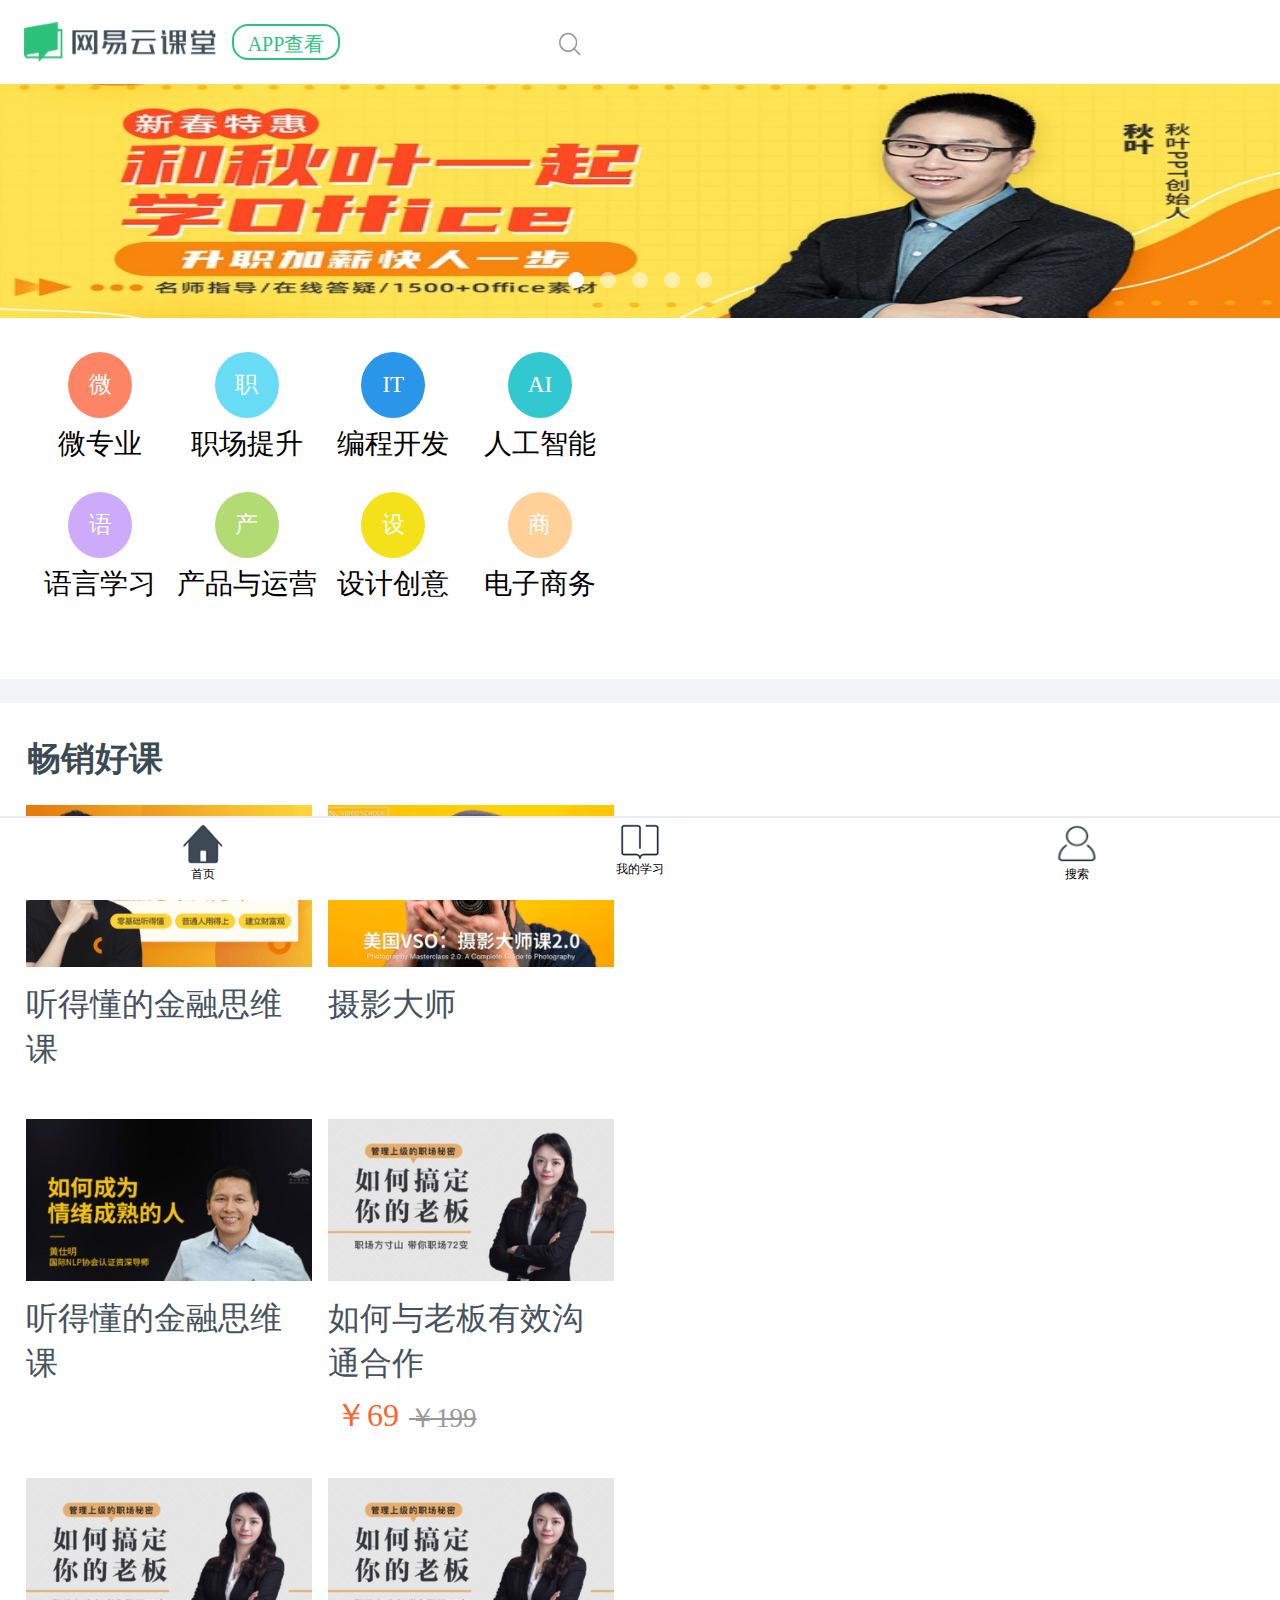
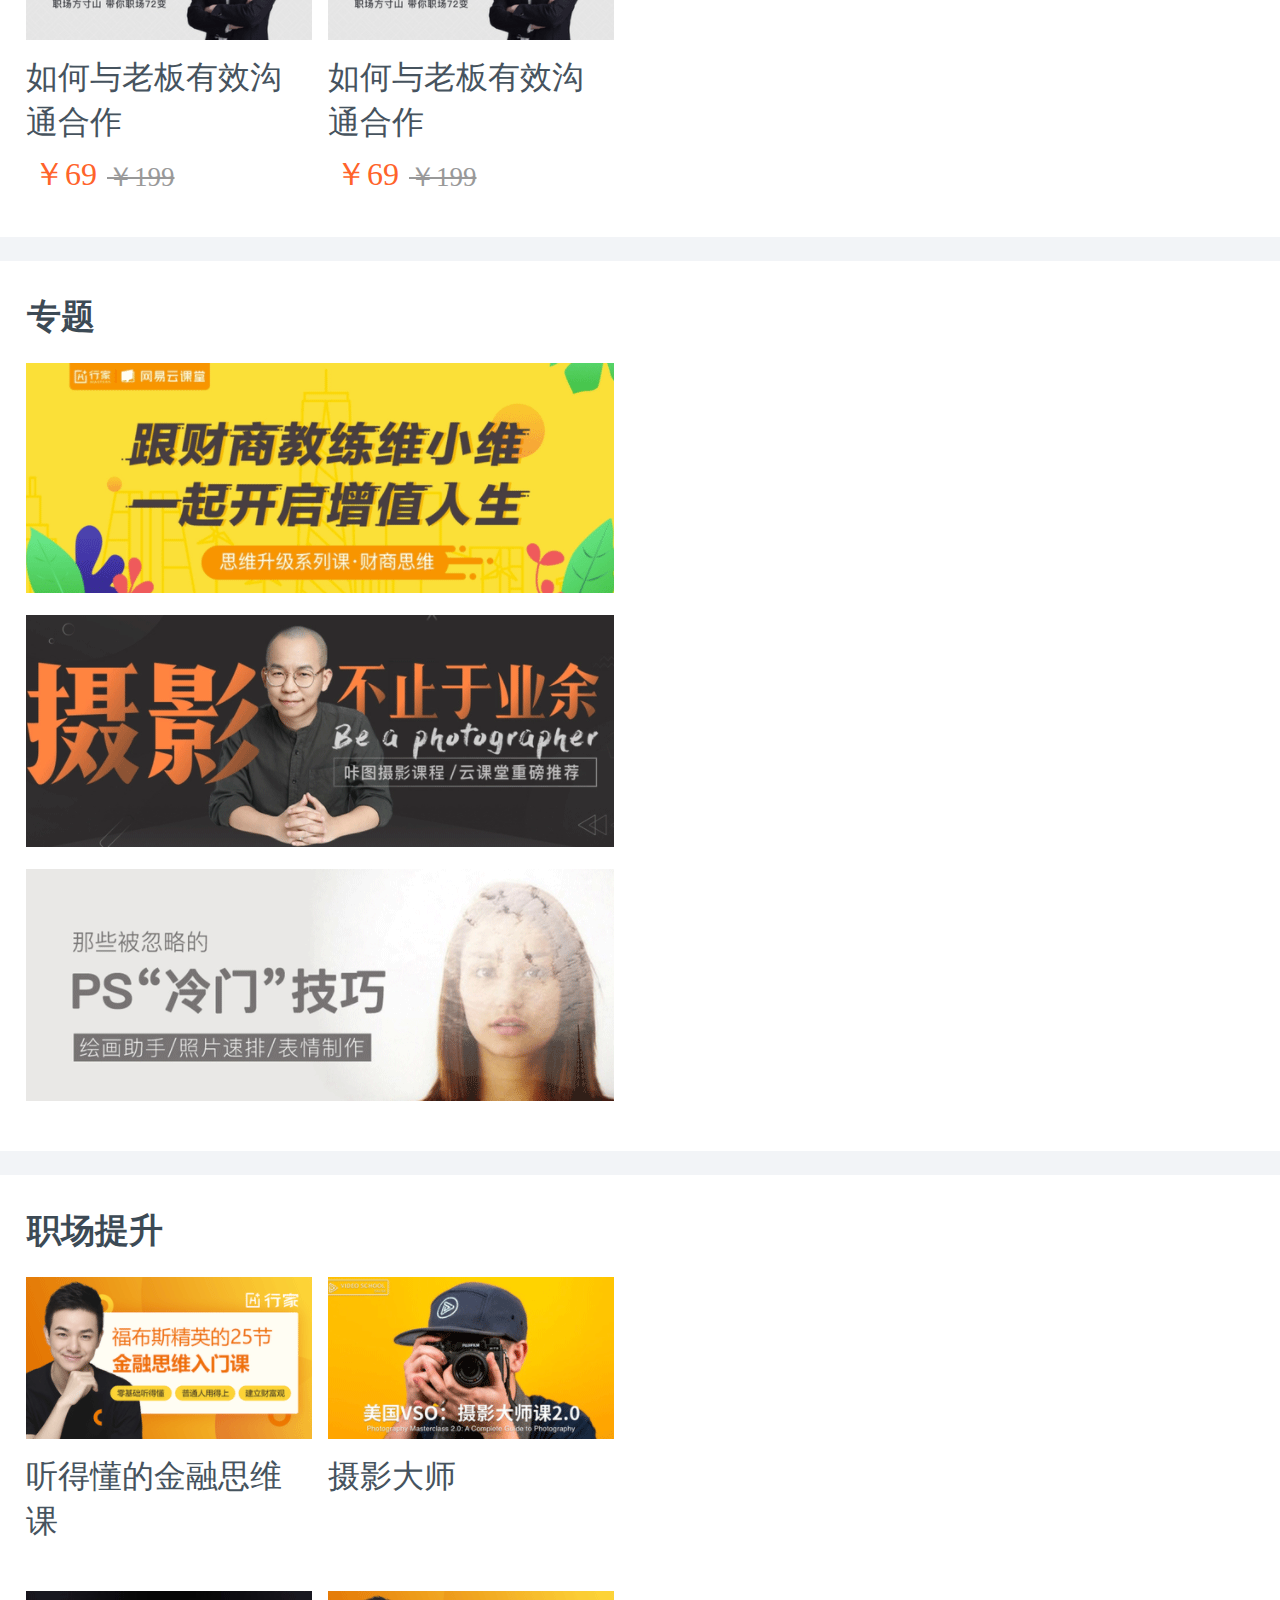
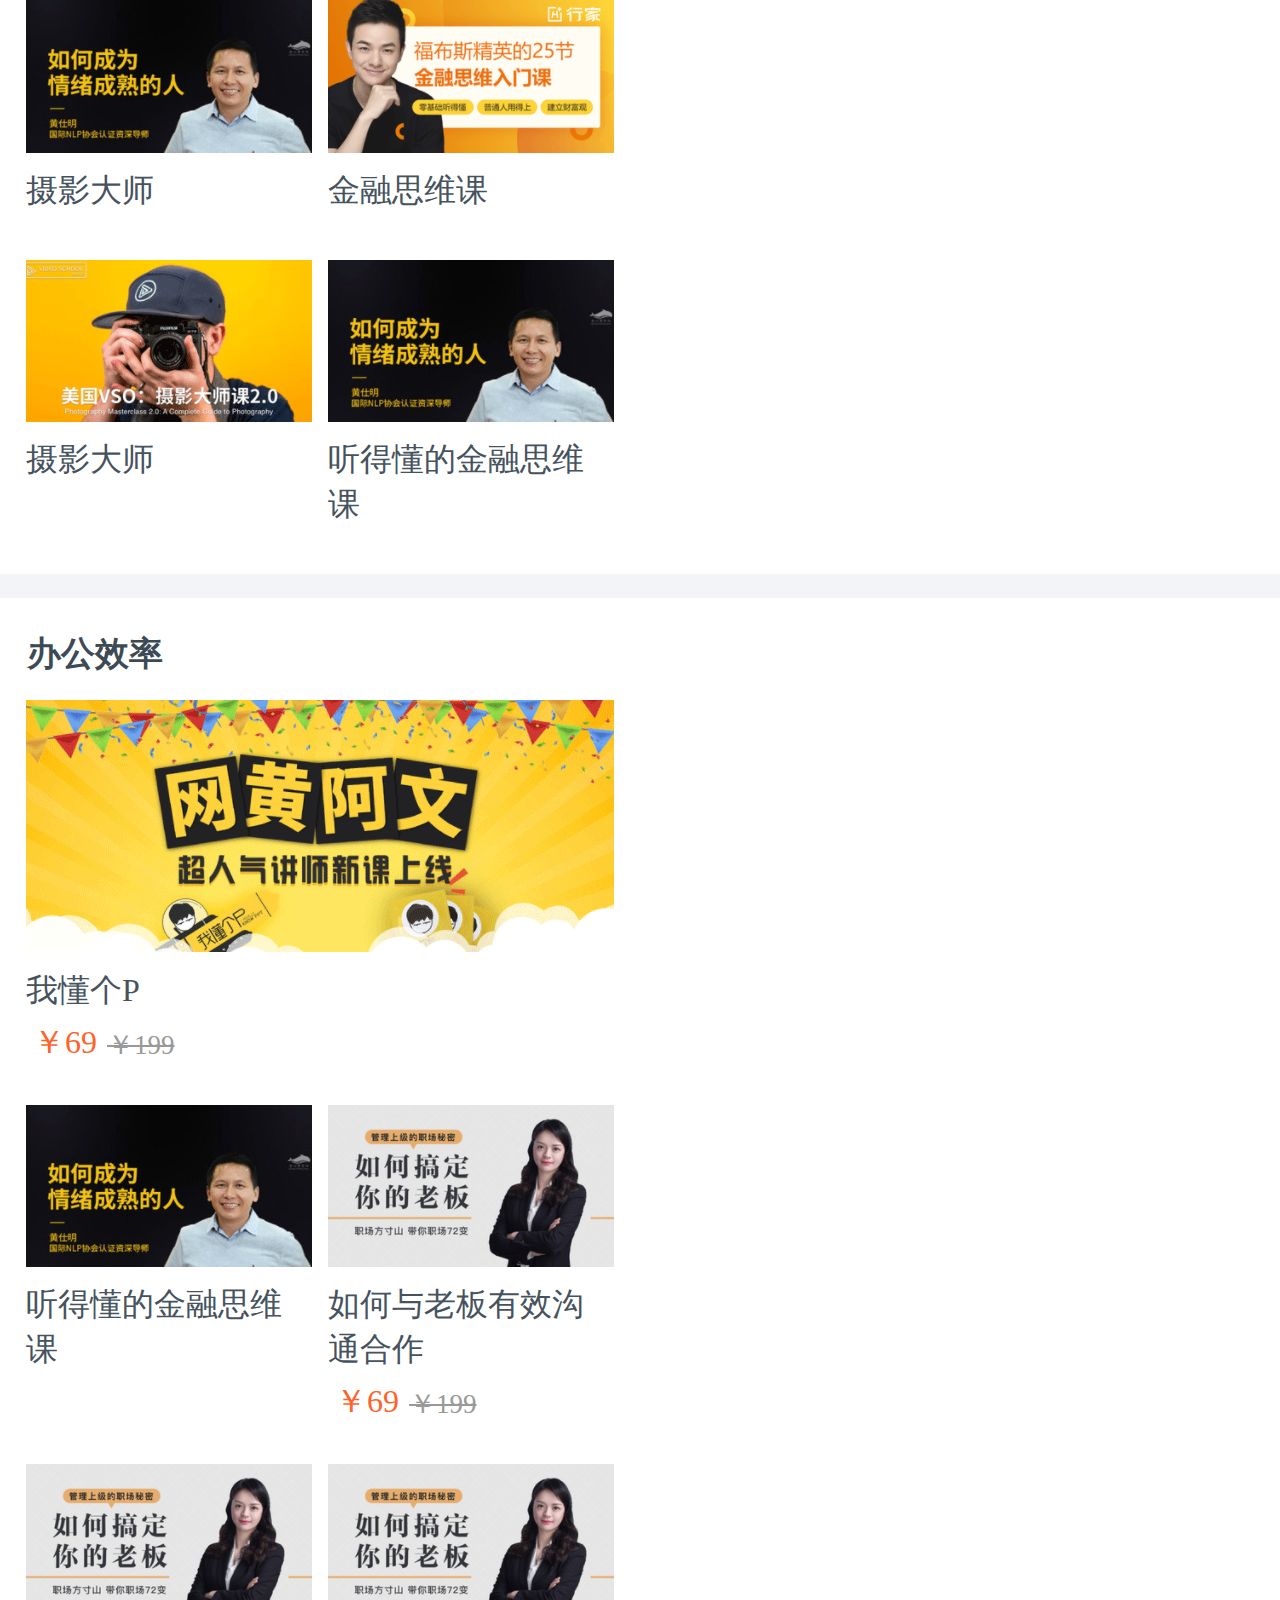
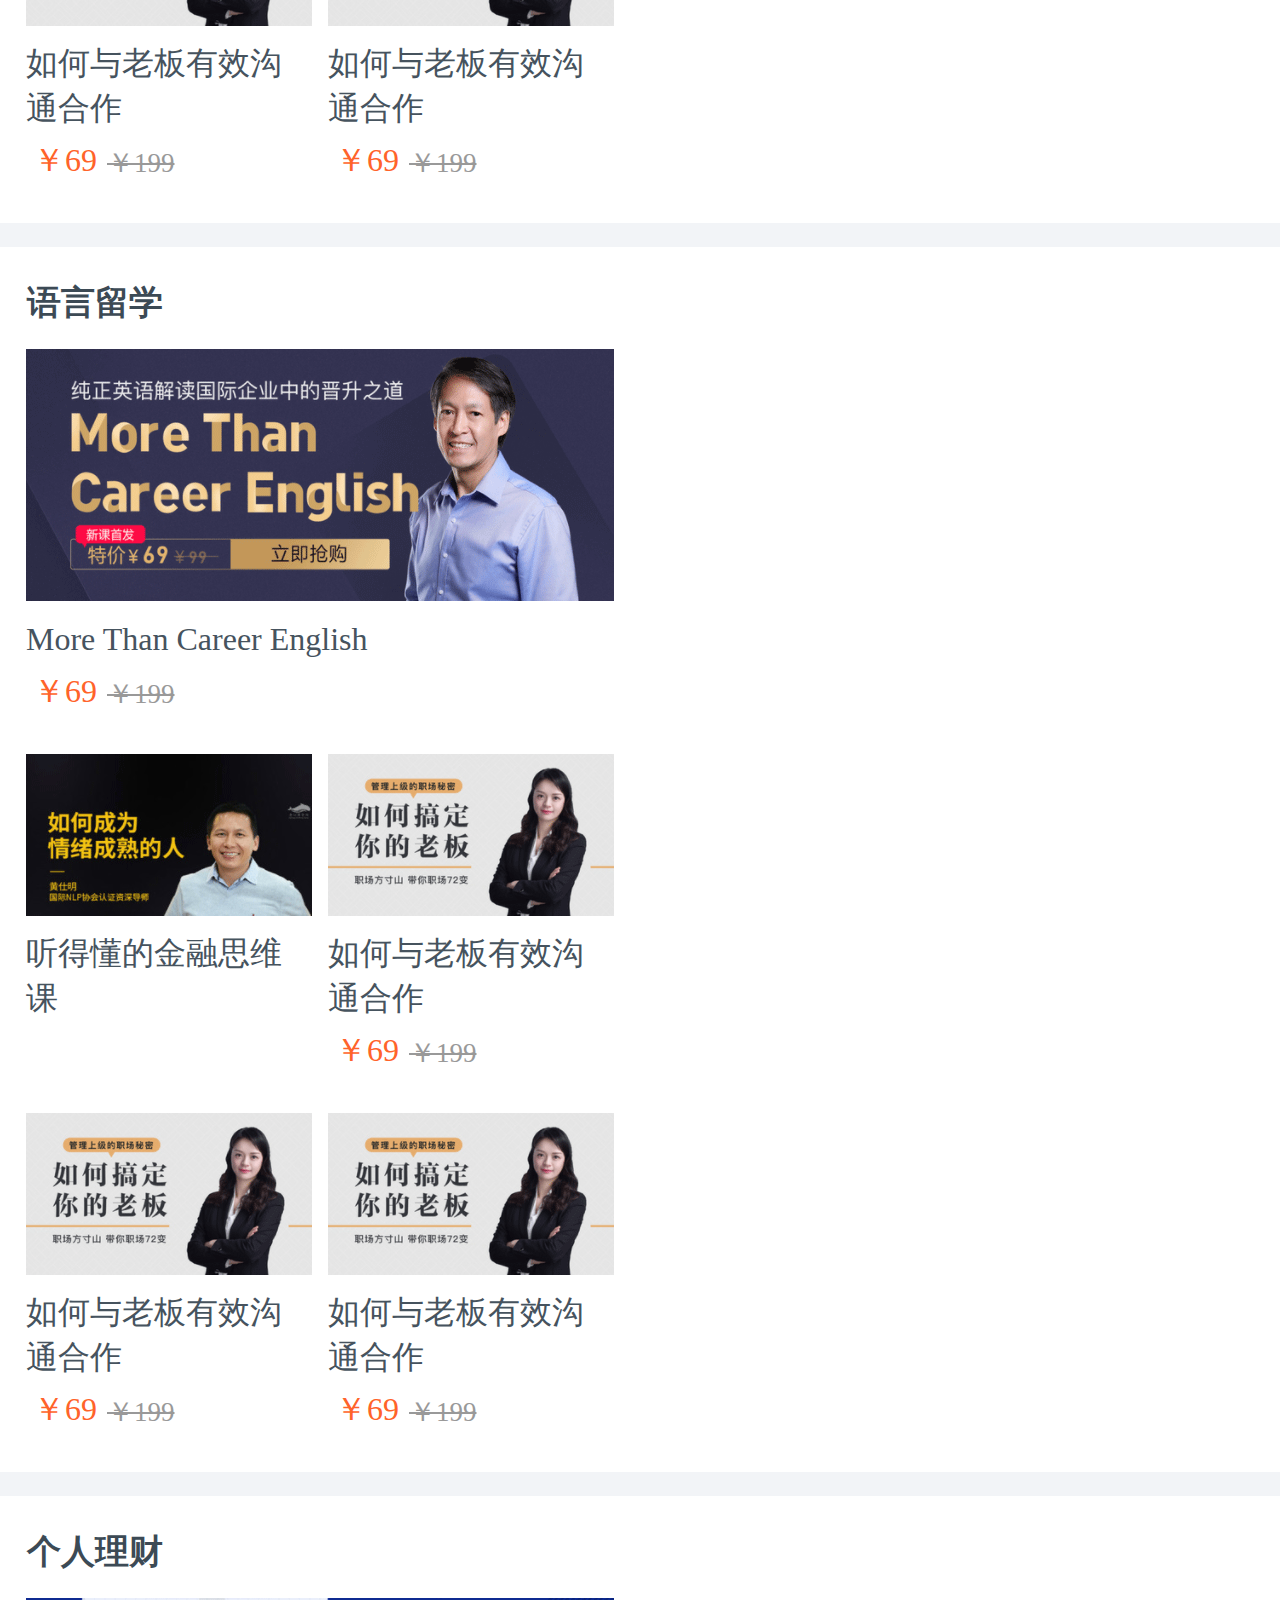
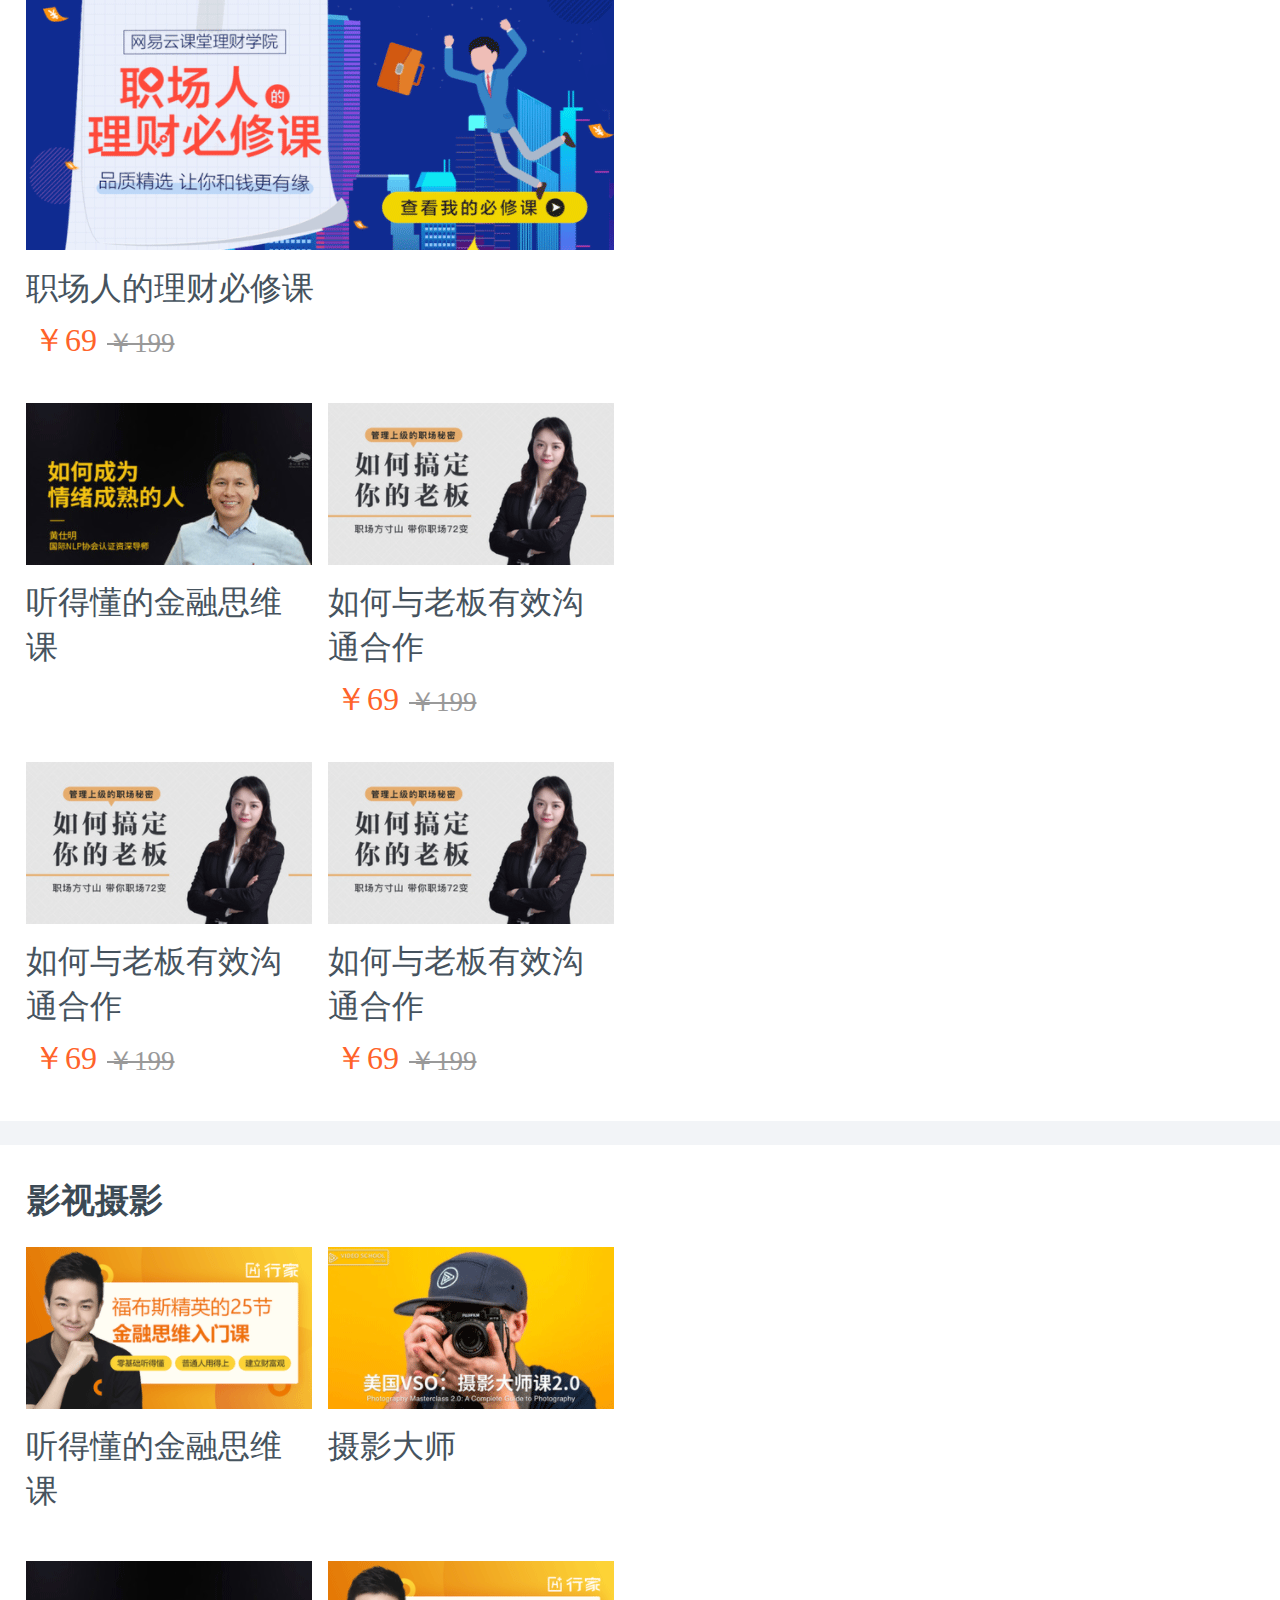
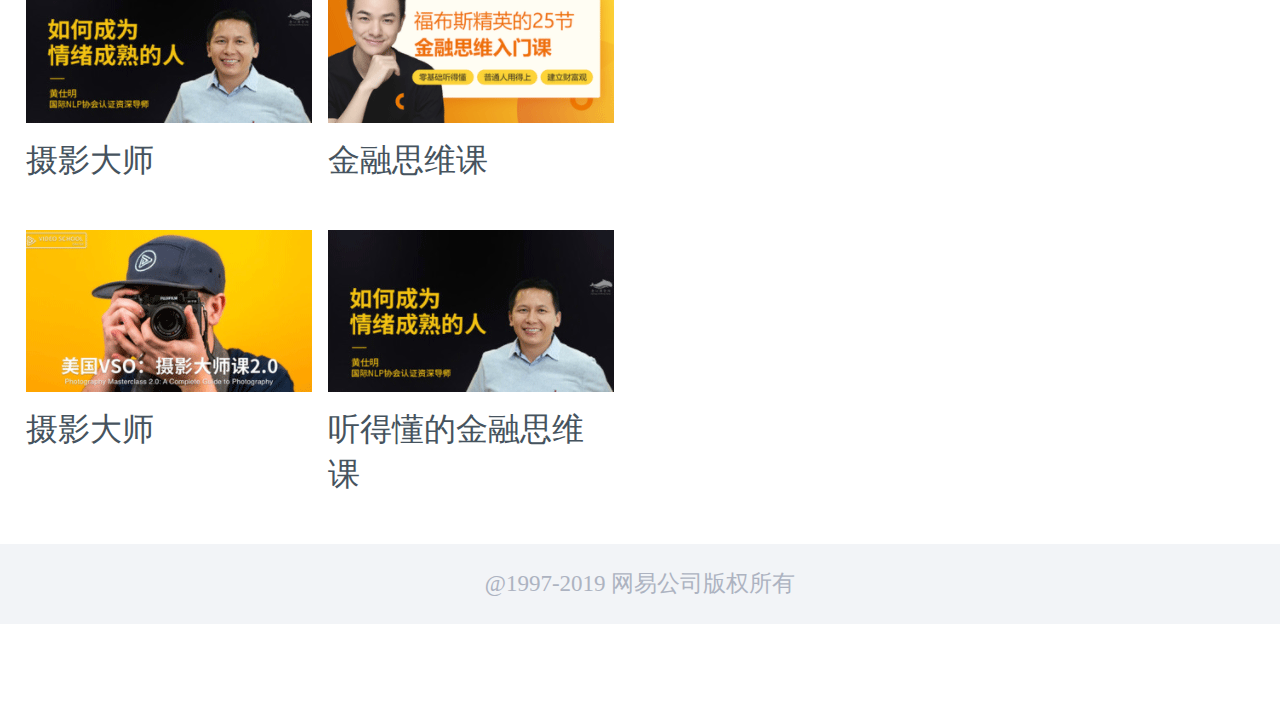
<file: app/网易云课堂移动端/index.html>
<!DOCTYPE html>
<html style="font-size: 20px;">
	<head>
		<meta charset="utf-8" content="width=device-width, initial-scale=1.0, maximum-scale=1.0, user-scalable=0" name="viewport"/>
		<title></title>
		<script src="js/new_file.js"></script>
		<style>
			*{margin: 0;padding: 0;list-style: none;text-decoration: none;}
			/*top*/
			.top{
				height: 2.1rem;
				width: 100%;
				display: flex;
			}
			.top .logo{
				margin: 0.45rem 0 0 0.525rem;
			}
			.top .logo img{
				width: 4.9rem;
				height: 1.2rem;
			}
			
			.top .APP{
				width: 2.6rem;
				height: 0.8rem;
				border: 0.05rem solid #2ec27c;
				border-radius: 0.4rem;
				text-align: center;
				color: #2ec27c;
				margin: 0.6rem 0 0 0.375rem;
				font-size: 0.5rem;
				line-height: 0.9rem;
			}
			.top .search{
				width: 0.575rem;
				height: 0.6rem;
				background:url(img/search.gif);
				background-size: 0.575rem 0.6rem;
				margin-left: 5.475rem;
				margin-top: 0.8rem;
			}
			.topPE{
				height: 5.85rem;
				width: 100%;
				position: relative;
			}
			.topPE img{
				height: 100%;
				width: 100%;
			}
			.topPE .point{
				width: 3.6rem;
				height: 0.4rem;
				position: absolute;
				bottom: 0.75rem;
				left: calc(50% - 1.8rem);
				display: flex;
				justify-content: space-between;
			}
			.topPE .point li{
				width: 0.4rem;
				height: 0.4rem;
				background-color: rgba(255,255,255,0.5);
				border-radius: 50%;
			}
			.topPE .point li.active{
				background-color: white;
			}
			/*专业选择模块*/
			.major-model{
				height: 8.175rem;
				width: 100%;
			}
			.major-model .major-model-ul{
				display: flex;
				justify-content: space-between;
				height: 6.15rem;
				flex-wrap: wrap;
				align-content: space-between;
				margin-top: 0.85rem;
				width: 14.5rem;
				margin-left: 0.75rem;
			}
			.major-model .major-model-ul li{
				height: 2.65rem;
				width: 3.5rem;
				display: flex;
				flex-wrap: wrap;
				justify-content: center;
				align-content: space-between;
			}
			.major-model .major-model-ul li .name{
				height: 1.65rem;
				width: 1.6rem;
				background-color: #fd8465;
				border-radius: 50%;
				line-height: 1.65rem;
				text-align: center;
				font-size: 0.575rem;
				color: white;
			}
			.major-model .major-model-ul li .text{
				width: 100%;
				height: 0.7rem;
				text-align: center;
				line-height: 0.7rem;
				font-size: 0.7rem;
			}
			.major-model .major-model-ul li:nth-of-type(2) .name{
				background-color: #68dcf5;
			}
			.major-model .major-model-ul li:nth-of-type(3) .name{
				background-color: #2a96e9;
			}
			.major-model .major-model-ul li:nth-of-type(4) .name{
				background-color: #32c8d0;
			}
			.major-model .major-model-ul li:nth-of-type(5) .name{
				background-color: #ceaafb;
			}
			.major-model .major-model-ul li:nth-of-type(6) .name{
				background-color: #b2dc73;
			}
			.major-model .major-model-ul li:nth-of-type(7) .name{
				background-color: #f4e119;
			}
			.major-model .major-model-ul li:nth-of-type(8) .name{
				background-color: #ffd097;
			}
			.line-node{
				height: 0.6rem;
				width: 100%;
				background-color: #f2f4f7;
			}
			.goodClass{
				height: auto;
				width: 100%;
			}
			.goodClass h1{
				height: 2.55rem;
				width: 100%;
				line-height: 2.8rem;
				font-size: 0.85rem;
				text-indent: 0.675rem;
				color: #3c4a55;
			}
			.goodClass .goodClass-ul{
				height: auto;
				width: 14.7rem;
				margin-left: 0.65rem;
				display: flex;
				flex-wrap: wrap;
				justify-content: space-between;
			}
			.goodClass .goodClass-ul li{
				width: 7.15rem;
			}
			.goodClass .goodClass-ul .Big-li{
				width: 100%;
			}
			.goodClass .goodClass-ul .Big-li .goodClass-ul-big{
				height: 6.325rem;
				
			}
			.goodClass .goodClass-ul .Big-li .goodClass-ul-big img{
				width: 100%;
			}
			.goodClass .goodClass-ul li a{
				width: 100%;
				height: 100%;
				display: flex;
				flex-direction: column;
				padding-bottom: 1.05rem;
			}
			.goodClass .goodClass-ul li a .goodClass-ul-pic{
				width: 100%;
				height: 4.05rem;
			}
			.goodClass .goodClass-ul li a .goodClass-ul-pic img{
				height: 100%;
				width: 100%;
			}
			.goodClass .goodClass-ul li a p{
				line-height: 1.125rem;
				margin-top: 0.375rem;
				font-size: 0.8rem;
				color: #46535e;
				padding-bottom: 0.125rem;
			}
			.goodClass .goodClass-ul li a .pic-money{
				color: #ff632a;
				font-size: 0.8rem;
				height: 0.8rem;
				line-height: 0.8rem;
				margin-top: 0.2rem;
				text-indent: 0.175rem;
			}
			.goodClass .goodClass-ul li a .pic-money span{
				font-size: 0.675rem;
				color: #999;
				text-decoration: line-through;
				position: relative;
				top: 0.025rem;
				left: 0.25rem;
			}
			.special h1{
				height: 2.55rem;
				width: 100%;
				line-height: 2.8rem;
				font-size: 0.85rem;
				text-indent: 0.675rem;
				color: #3c4a55;
			}
			.special .special-ul{
				padding-bottom: 0.7rem;
				height: auto;
				width: 14.7rem;
				margin-left: 0.65rem;
				height: auto;
			}
			.special .special-ul li{
				height: 100%;
				width: 100%;
				margin-bottom: 0.55rem;
			}
			.special .special-ul li a{
				height: 100%;
				width: 100%;
				display: flex;
				flex-direction: column;
			}
			.special .special-ul li a img{
				height: 100%;
				width: 100%;
				
			}
			.bottom-line{
				height: 2rem;
				line-height: 2rem;
				background-color: #f2f4f7;
				font-size: 0.575rem;
				color: #adb3c1;
				text-align: center;
			}
			.router{
				height: 2.05rem;
				width: 100%;
				border-top: 0.05rem solid #e9edf3;
				background-color: white;
				bottom: 0;
				z-index: 2;
				position: fixed;
			}
			.router ul{
				display: flex;
				justify-content: space-around;
			}
			.router ul li{
				width: 1.5rem;
			}
			.router ul li.li1{
				width: 3rem;
			}
			.router ul li.li1 a img{
				width: 1rem;
				height: 0.875rem;
			}
			.router ul li a p{
				font-size: 0.3rem;
				color: black;
				line-height: 0.3rem;
				height: 0.3rem;
			}
			.router ul li a{
				display: flex;
				flex-wrap: wrap;
				justify-content: center;
			}
			.router ul li a div{
				width: 100%;
				text-align: center;
			}
			.router ul img{
				width: 1rem;
				height: 1rem;
				margin-top: 0.15rem;
			}
			.bottom{
				height: 2.05rem;
				width: 100%;
			}
		</style>
	</head>
	<body>
		<div class="top">
			<a href="#" class="logo">
				<img src="img/logo.gif" >
			</a>
			<a href="#" class="APP">
				APP查看
			</a>
			<div class="search"></div>
		</div>
		<div class="topPE">
			<img src="img/4e094ff2d73f44daa148aac758e72588.webp "/>
			<ul class="point">
				<li class="active"></li>
				<li></li>
				<li></li>
				<li></li>
				<li></li>
			</ul>
		</div>
		<!-- 专业选择模块 -->
		<div class="major-model">
			<ul class="major-model-ul">
				<li>
					<div class="name">微</div>
					<p class="text">微专业</p>
				</li>
				<li>
					<div class="name">职</div>
					<p class="text">职场提升</p>
				</li>
				<li>
					<div class="name">IT</div>
					<p class="text">编程开发</p>
				</li>
				<li>
					<div class="name">AI</div>
					<p class="text">人工智能</p>
				</li>
				<li>
					<div class="name">语</div>
					<p class="text">语言学习</p>
				</li>
				<li>
					<div class="name">产</div>
					<p class="text">产品与运营</p>
				</li>
				<li>
					<div class="name">设</div>
					<p class="text">设计创意</p>
				</li>
				<li>
					<div class="name">商</div>
					<p class="text">电子商务</p>
				</li>
			</ul>
		</div>
		<div class="line-node"></div>
		<div class="goodClass">
			<h1>畅销好课</h1>
			<ul class="goodClass-ul">
				<li >
					<a href="#">
						<div class="goodClass-ul-pic"><img src="img/class-pic.gif" /> </div>
						<p>听得懂的金融思维课</p>
					</a>
				</li>
				<li >
					<a href="#">
						<div class="goodClass-ul-pic"><img src="img/class-pic-03.gif" /> </div>
						<p>摄影大师</p>
					</a>
				</li>
				<li >
					<a href="#">
						<div class="goodClass-ul-pic"><img src="img/class-pic-3.gif" /> </div>
						<p>听得懂的金融思维课</p>
					</a>
				</li>
				<li >
					<a href="#">
						<div class="goodClass-ul-pic"><img src="img/class-pic-2.gif" /> </div>
						<p class="pic-text">如何与老板有效沟通合作</p>
						<p class="pic-money">￥69<span>￥199</span></p>
					</a>
				</li>
				<li >
					<a href="#">
						<div class="goodClass-ul-pic"><img src="img/class-pic-2.gif" /> </div>
						<p class="pic-text">如何与老板有效沟通合作</p>
						<p class="pic-money">￥69<span>￥199</span></p>
					</a>
				</li>
				<li >
					<a href="#">
						<div class="goodClass-ul-pic"><img src="img/class-pic-2.gif" /> </div>
						<p class="pic-text">如何与老板有效沟通合作</p>
						<p class="pic-money">￥69<span>￥199</span></p>
					</a>
				</li>
			</ul>
		</div>
		<div class="line-node"></div>
		<div class="special">
				<h1>专题</h1>
				<ul class="special-ul">
					<li >
						<a href="#">
							<img src="img/pic-04.gif" />
						</a>
					</li>
					<li >
						<a href="#">
							<img src="img/pic-05.gif" />
						</a>
					</li>
					<li >
						<a href="#">
							<img src="img/pic-06.gif" />
						</a>
					</li>
				</ul>
		</div>
		<div class="line-node"></div>
		<div class="goodClass workplace">
			<h1>职场提升</h1>
			<ul class="goodClass-ul">
				<li >
					<a href="#">
						<div class="goodClass-ul-pic"><img src="img/class-pic.gif" /> </div>
						<p>听得懂的金融思维课</p>
					</a>
				</li>
				<li >
					<a href="#">
						<div class="goodClass-ul-pic"><img src="img/class-pic-03.gif" /> </div>
						<p>摄影大师</p>
					</a>
				</li>
				<li >
					<a href="#">
						<div class="goodClass-ul-pic"><img src="img/class-pic-3.gif" /> </div>
						<p>摄影大师</p>
					</a>
				</li>
				<li >
					<a href="#">
						<div class="goodClass-ul-pic"><img src="img/class-pic.gif" /> </div>
						<p>金融思维课</p>
					</a>
				</li>
				<li >
					<a href="#">
						<div class="goodClass-ul-pic"><img src="img/class-pic-03.gif" /> </div>
						<p>摄影大师</p>
					</a>
				</li>
				<li >
					<a href="#">
						<div class="goodClass-ul-pic"><img src="./img/class-pic-3.gif" /> </div>
						<p>听得懂的金融思维课</p>
					</a>
				</li>
			</ul>
		</div>
		<div class="line-node"></div>
		<div class="goodClass work">
			<h1>办公效率</h1>
			<ul class="goodClass-ul">
				
				<li class="Big-li">
					<a href="#">
						<div class="goodClass-ul-big"><img src="img/pic-07.gif" /> </div>
						<p>我懂个P</p>
						<p class="pic-money">￥69<span>￥199</span></p>
					</a>
				</li>
				<li >
					<a href="#">
						<div class="goodClass-ul-pic"><img src="img/class-pic-3.gif" /> </div>
						<p>听得懂的金融思维课</p>
					</a>
				</li>
				<li >
					<a href="#">
						<div class="goodClass-ul-pic"><img src="img/class-pic-2.gif" /> </div>
						<p class="pic-text">如何与老板有效沟通合作</p>
						<p class="pic-money">￥69<span>￥199</span></p>
					</a>
				</li>
				<li >
					<a href="#">
						<div class="goodClass-ul-pic"><img src="img/class-pic-2.gif" /> </div>
						<p class="pic-text">如何与老板有效沟通合作</p>
						<p class="pic-money">￥69<span>￥199</span></p>
					</a>
				</li>
				<li >
					<a href="#">
						<div class="goodClass-ul-pic"><img src="img/class-pic-2.gif" /> </div>
						<p class="pic-text">如何与老板有效沟通合作</p>
						<p class="pic-money">￥69<span>￥199</span></p>
					</a>
				</li>
			</ul>
		</div>
		<div class="line-node"></div>
		<div class="goodClass language">
			<h1>语言留学</h1>
			<ul class="goodClass-ul">
				
				<li class="Big-li">
					<a href="#">
						<div class="goodClass-ul-big"><img src="img/pic-08.gif" /> </div>
						<p>More Than Career English</p>
						<p class="pic-money">￥69<span>￥199</span></p>
					</a>
				</li>
				<li >
					<a href="#">
						<div class="goodClass-ul-pic"><img src="img/class-pic-3.gif" /> </div>
						<p>听得懂的金融思维课</p>
					</a>
				</li>
				<li >
					<a href="#">
						<div class="goodClass-ul-pic"><img src="img/class-pic-2.gif" /> </div>
						<p class="pic-text">如何与老板有效沟通合作</p>
						<p class="pic-money">￥69<span>￥199</span></p>
					</a>
				</li>
				<li >
					<a href="#">
						<div class="goodClass-ul-pic"><img src="img/class-pic-2.gif" /> </div>
						<p class="pic-text">如何与老板有效沟通合作</p>
						<p class="pic-money">￥69<span>￥199</span></p>
					</a>
				</li>
				<li >
					<a href="#">
						<div class="goodClass-ul-pic"><img src="img/class-pic-2.gif" /> </div>
						<p class="pic-text">如何与老板有效沟通合作</p>
						<p class="pic-money">￥69<span>￥199</span></p>
					</a>
				</li>
			</ul>
		</div>
		<div class="line-node"></div>
		<div class="goodClass everyone">
			<h1>个人理财</h1>
			<ul class="goodClass-ul">
				<li class="Big-li">
					<a href="#">
						<div class="goodClass-ul-big"><img src="img/pic-09.gif" /> </div>
						<p>职场人的理财必修课</p>
						<p class="pic-money">￥69<span>￥199</span></p>
					</a>
				</li>
				<li >
					<a href="#">
						<div class="goodClass-ul-pic"><img src="img/class-pic-3.gif" /> </div>
						<p>听得懂的金融思维课</p>
					</a>
				</li>
				<li >
					<a href="#">
						<div class="goodClass-ul-pic"><img src="img/class-pic-2.gif" /> </div>
						<p class="pic-text">如何与老板有效沟通合作</p>
						<p class="pic-money">￥69<span>￥199</span></p>
					</a>
				</li>
				<li >
					<a href="#">
						<div class="goodClass-ul-pic"><img src="img/class-pic-2.gif" /> </div>
						<p class="pic-text">如何与老板有效沟通合作</p>
						<p class="pic-money">￥69<span>￥199</span></p>
					</a>
				</li>
				<li >
					<a href="#">
						<div class="goodClass-ul-pic"><img src="img/class-pic-2.gif" /> </div>
						<p class="pic-text">如何与老板有效沟通合作</p>
						<p class="pic-money">￥69<span>￥199</span></p>
					</a>
				</li>
			</ul>
		</div>
		<div class="line-node"></div>
		<div class="goodClass film">
			<h1>影视摄影</h1>
			<ul class="goodClass-ul">
				<li >
					<a href="#">
						<div class="goodClass-ul-pic"><img src="img/class-pic.gif" /> </div>
						<p>听得懂的金融思维课</p>
					</a>
				</li>
				<li >
					<a href="#">
						<div class="goodClass-ul-pic"><img src="img/class-pic-03.gif" /> </div>
						<p>摄影大师</p>
					</a>
				</li>
				<li >
					<a href="#">
						<div class="goodClass-ul-pic"><img src="img/class-pic-3.gif" /> </div>
						<p>摄影大师</p>
					</a>
				</li>
				<li >
					<a href="#">
						<div class="goodClass-ul-pic"><img src="img/class-pic.gif" /> </div>
						<p>金融思维课</p>
					</a>
				</li>
				<li >
					<a href="#">
						<div class="goodClass-ul-pic"><img src="img/class-pic-03.gif" /> </div>
						<p>摄影大师</p>
					</a>
				</li>
				<li >
					<a href="#">
						<div class="goodClass-ul-pic"><img src="./img/class-pic-3.gif" /> </div>
						<p>听得懂的金融思维课</p>
					</a>
				</li>
			</ul>
		</div>
		<div class="bottom-line">@1997-2019 网易公司版权所有</div>
		<div class="router">
			<ul>
				<li>
					<a href="#">
						<div><img src="img/home.gif" /></div>
						<p>首页</p>
					</a>
				</li>
				<li class="li1">
					<a href="#">
						<div><img src="img/st.gif" /></div>
						<p>我的学习</p>
					</a>
				</li>
				<li>
					<a href="#">
						<div><img src="img/user.gif" /></div>
						<p>搜索</p>
					</a>
				</li>
			</ul>
		</div>
		<div class="bottom"></div>
	</body>
</html>
</file>
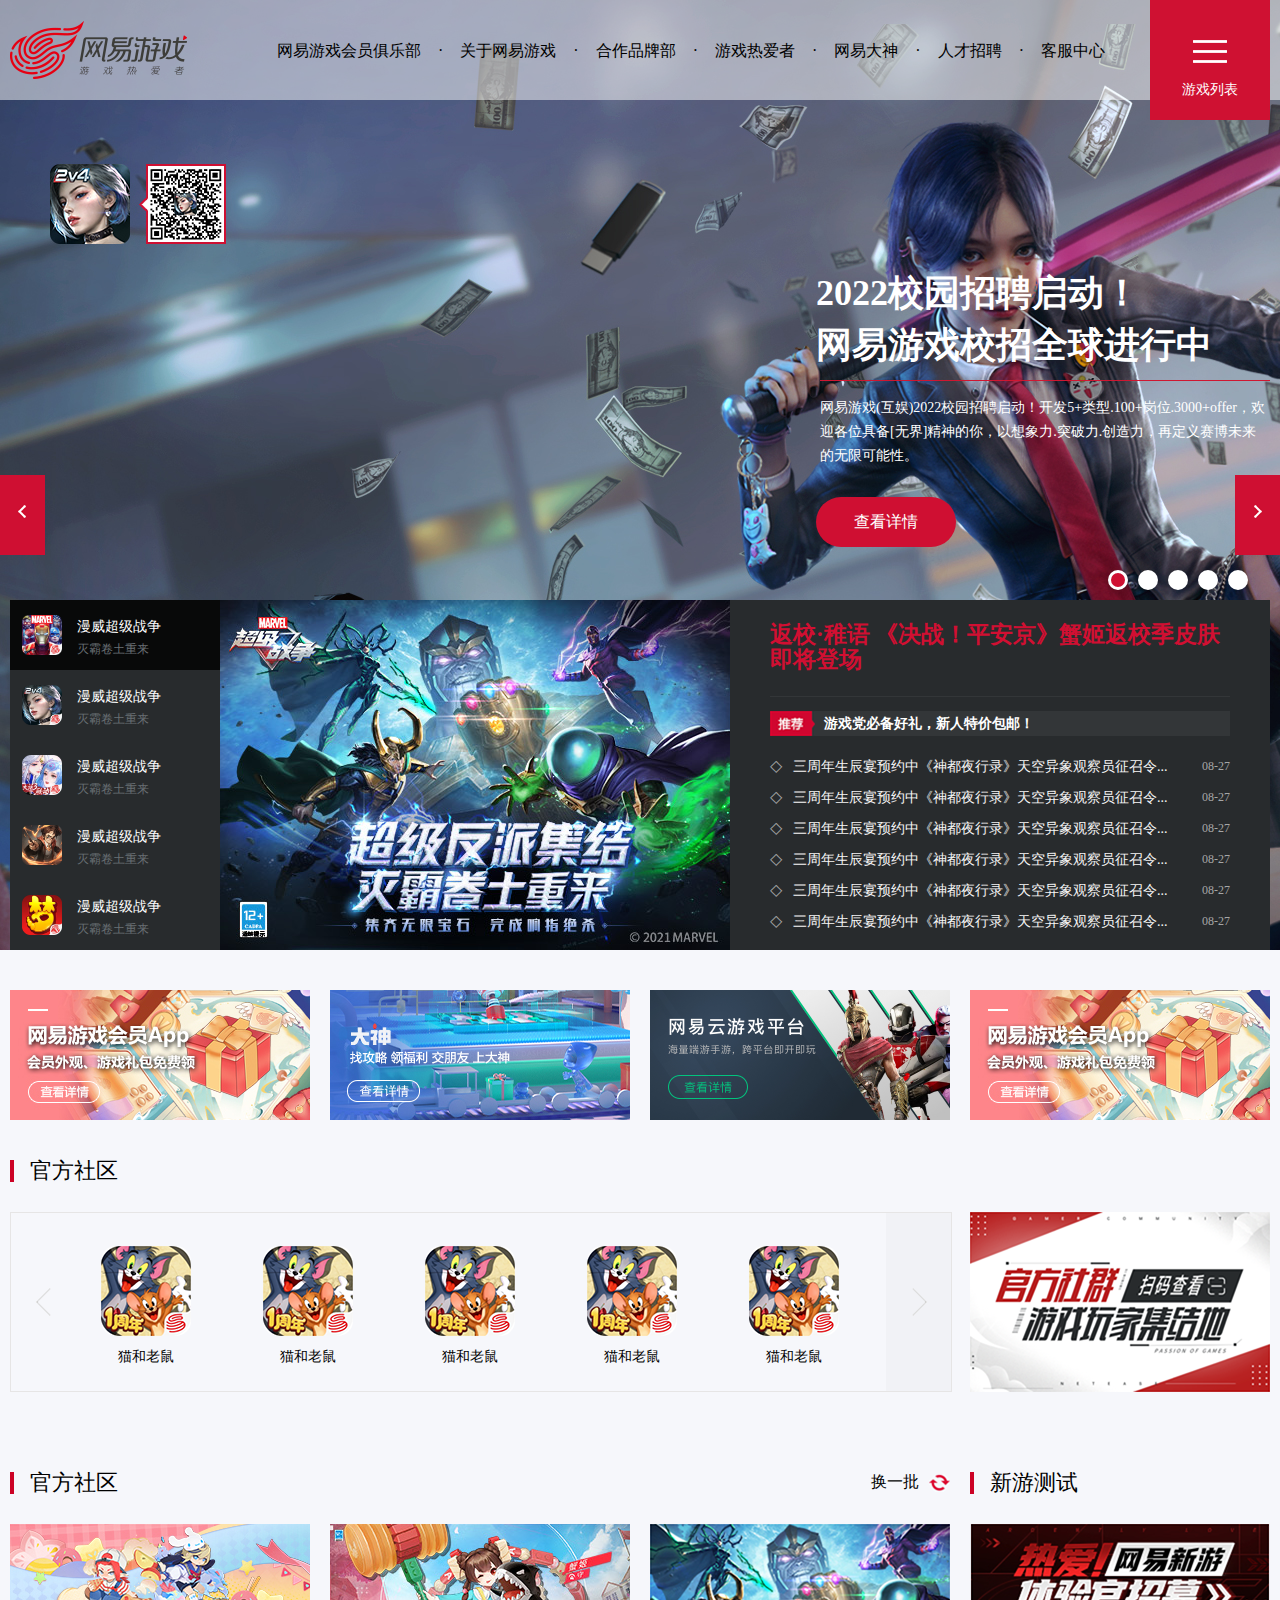
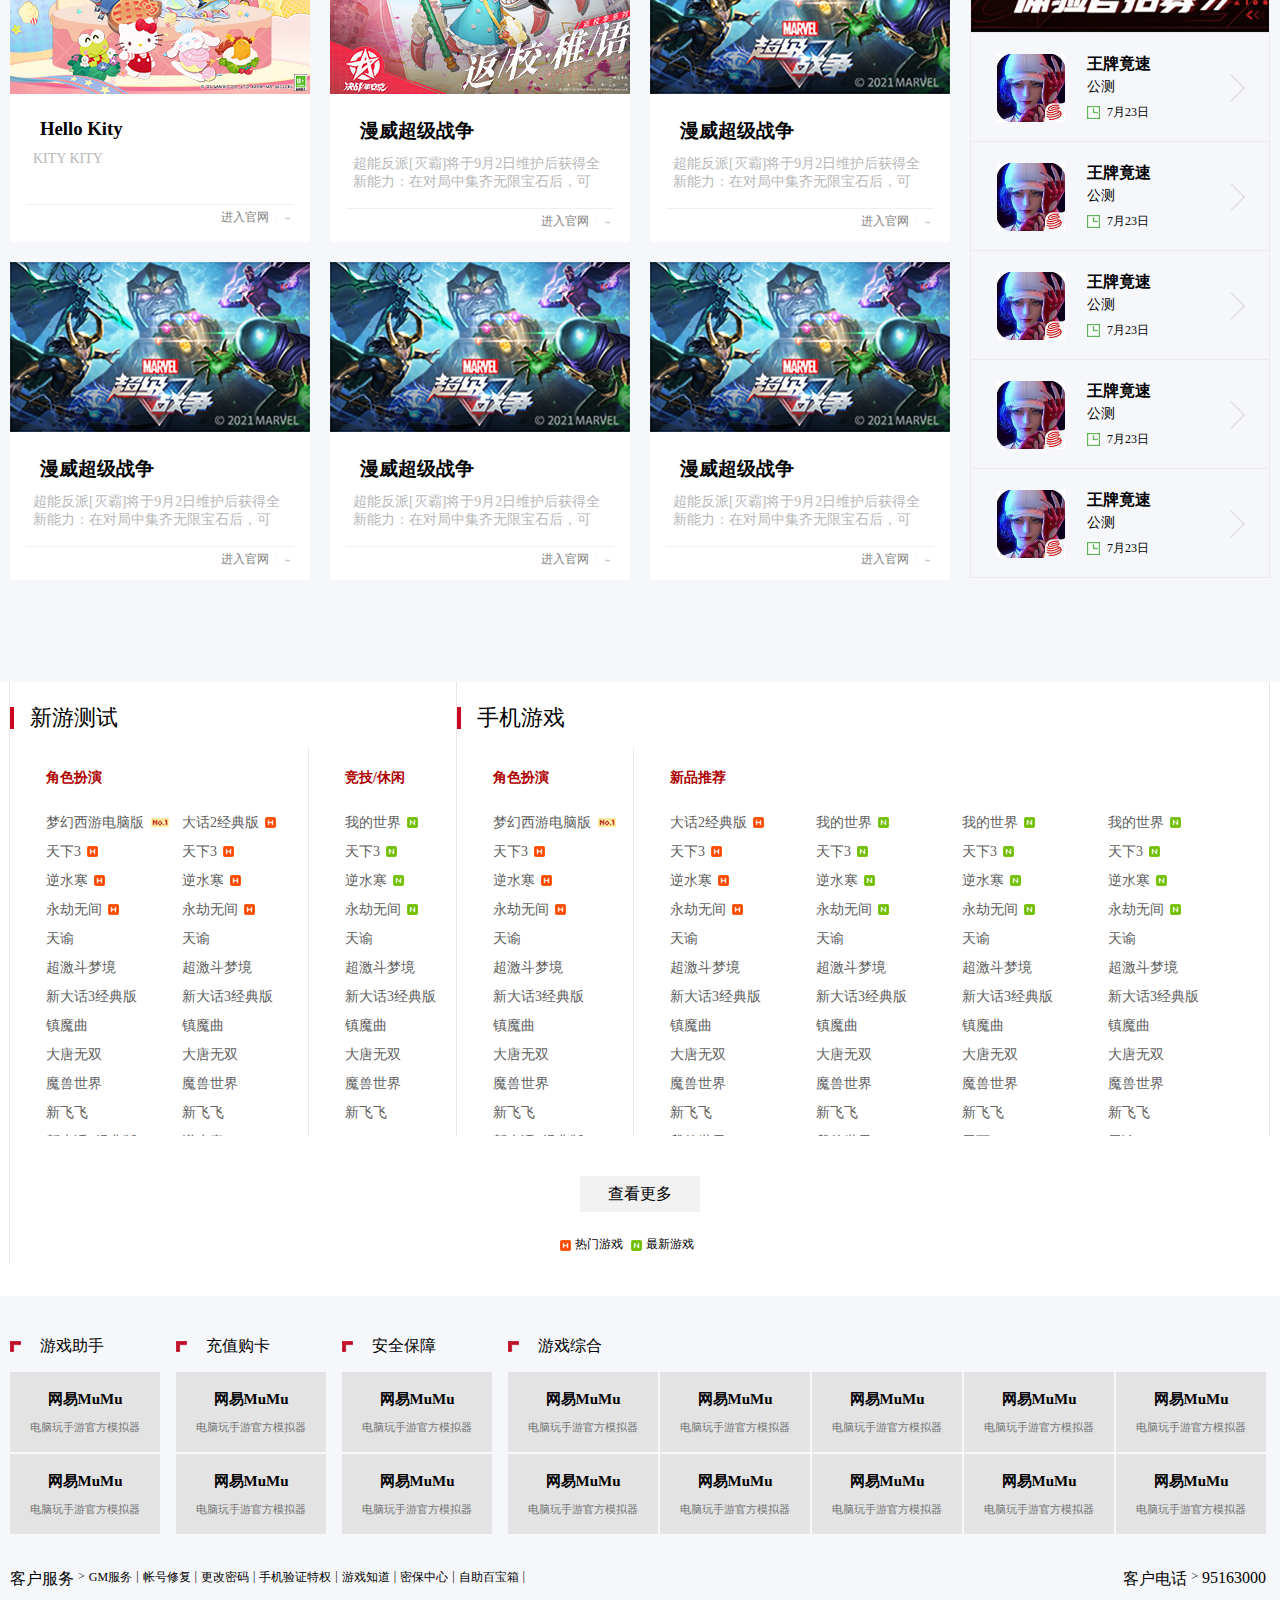
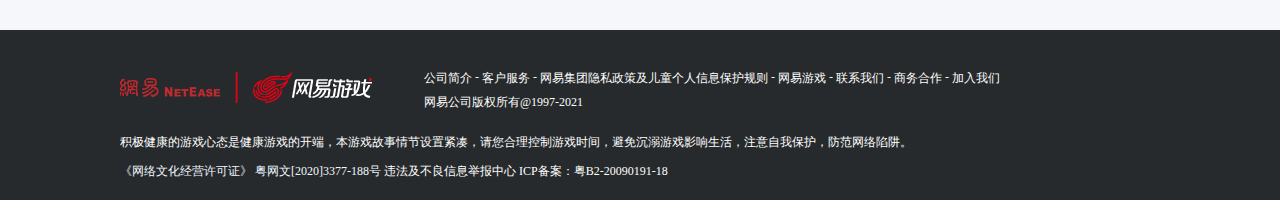
<file: app/网易游戏/index.html>
<!DOCTYPE html>
<html>
	<head>
		<meta charset="utf-8" />
		<title>网易游戏</title>
		<style>
		
			*{margin: 0;padding: 0;text-decoration: none;list-style: none;}
			body {
			    background-color: #f6f7fb;
			    overflow-x: hidden;
			}
			.topNavigation{height: 100px;width: 100%;position: absolute;}
			.topNavigationBG{height: 100%;width: 1920px;position: absolute;left: 50%; background: #fff;opacity: 0.5;z-index: 2;margin-left: -960px;}
			.topNavigationlist{height: 100%;width: 1260px;margin: auto;position: relative;z-index: 3;}
			.logo{width: 177px;height: 58px;float: left;margin-top: 21px;float: left;}
			.topNavigationUL{margin-top: 42px;margin-left: 90px;line-height: 17px;font-size: 16px;float: left;width: 852px;height: 17px;}
			.topNavigationUL li{margin-right: 17px;float: left;}
			.topNavigationUL li a{color: #000;}
			.topNavigationUL li a:hover{color: #cf0f32;}
			.topNavigationlist .topNavigationMenu{height: 120px;width: 120px;background: #cf1132;position: absolute;right: 0;transition: 0.3s;cursor: pointer;}
			.topNavigationlist .topNavigationMenu.active{background: #282b2d;}
			.topNavigationlist .topNavigationMenu .topNavigationMenuClick{height: 120px;width: 120px;z-index: 3;position: absolute;}
			.topNavigationlist .topNavigationMenuPE{width: 34px;height: 34px;margin: auto;margin-top: 35px;background: url(img/game-bg.png)no-repeat 0 5px;}
			.topNavigationlist .topNavigationMenuPE.active{background: url(img/banner_active.png);}
			.topNavigationMenu span{float: left;font-size: 14px;color: #fff;height: 14px;width: 100%;text-align: center;margin-top: 14px;line-height: 14px;}
			.topNavigationMenu span.active{display: none;}
			.topNavigationlist .topNavigationMenu .topMenuShow{position: absolute;width: 1260px;height: 0px;background: #282B2D;right: 0;top: 100px;transition: 0.5s;cursor: auto;overflow: hidden;}
			
			.topNavigationlist .topNavigationMenu .topMenuShow.active{height: 931px;}
			.topNavigationlist .topNavigationMenu .topMenuShow .topMenuShowTop{height: 85px;width: 100%;}
			.topNavigationlist .topNavigationMenu .topMenuShow .topMenuShowTop p{float: left;margin-top: 40px;margin-left: 65px;font-size: 20px;color: aliceblue;height: 20px;}
			.topNavigationlist .topNavigationMenu .topMenuShow .topMenuShowTop .div2{width: 180px;height: 13px;float: right;margin-top: 44px;margin-right: 40px;}
			.topNavigationlist .topNavigationMenu .topMenuShow .topMenuShowTop .div2 span{padding-left: 15px;font-size: 12px;float: left;width: 65px;margin-top: 0;}
			.topNavigationlist .topNavigationMenu .topMenuShow .topMenuShowTop .div2 .span1{background: url(img/title_2.png)no-repeat 0 4px;}
			.topNavigationlist .topNavigationMenu .topMenuShow .topMenuShowTop .div2 .span2{background: url(img/title_3.png)no-repeat 0 4px;margin-left: 15px;}
			.topNavigationlist .topNavigationMenu .topMenuShow .topMenuShowTitle{width: 100%;height: 50px;background: #35373a;}
			 .topNavigationlist .topNavigationMenu .topMenuShow .topMenuShowTitle .Title{height: 16px;width: 120px;margin-top: 17px;float: left;margin-left: 40px;}
		  	 .topNavigationlist .topNavigationMenu .topMenuShow .topMenuShowTitle .Title div{height: 100%;width: 4px;background: #cc0225;float: left;}
			 .topNavigationlist .topNavigationMenu .topMenuShow .topMenuShowTitle .Title p{float: right;font-size: 16px;line-height: 16px;color: aliceblue;}
			 .topNavigationlist .topNavigationMenu .topMenuShow .topMenuShowTitle .T1{height: 100%;width: 150px;border-left: 1px solid #424242;float: left;margin-left: 285px;}
			.topNavigationlist .topNavigationMenu .topMenuShow .topMenuShowTitle .T1 .Title{margin-left: 0;}
			.topNavigationlist .topNavigationMenu .topMenuShow .topMenuShowGameTreeLeft{width: 445px;height: 736px;float: left;}
			.topNavigationlist .topNavigationMenu .topMenuShow .topMenuShowGameTreeLeft .ul1{width: 147px;float: left;margin-top: 0px;margin-left: 0px;border-left: 1px solid #424242;}
			.topNavigationlist .topNavigationMenu .topMenuShow .topMenuShowGameTreeLeft .ul1 li{margin-left: 35px;}
			.topNavigationlist .topNavigationMenu .topMenuShow .topMenuShowGameTreeLeft .ul2{width: 123px;float: left;margin-top: 0px;margin-left: 35px;}
			.topNavigationlist .topNavigationMenu .topMenuShow .topMenuShowGameTreeLeft .ul3{width: 126px;float: left;margin-top: 0px;margin-left: 13px;}
			.topNavigationlist .topNavigationMenu .topMenuShow .topMenuShowGameTreeRight{width: 812px;height: 736px;border-left: 1px solid #424242;float: left;}
			.topNavigationlist .topNavigationMenu .topMenuShow .topMenuShowGameTreeRight .ul2{width: 155px;float: left;margin-top: 0px;margin-left: 36px;}
			.topNavigationlist .topNavigationMenu .topMenuShow .topMenuShowGameTreeRight .ul1{width: 155px;float: left;margin-top: 0px;margin-left: 0px;border-left: 1px solid #424242;}
			.topNavigationlist .topNavigationMenu .topMenuShow .topMenuShowGameTreeRight .ul1 li{margin-left: 35px;}
			.topNavigationlist .topNavigationMenu .topMenuShow .topMenuShowGameTreeRight .ul3{width: 155px;float: left;margin-top: 0px;margin-left: 0px;}
			 
			 .topNavigationlist .topNavigationMenu .topMenuShow  ul .liTitle{width: 100%;height: 70px;font-size: 14px;color: #646464;font-weight: 600;line-height: 70px;margin: 0;text-indent: 10px;}
			 .topNavigationlist .topNavigationMenu .topMenuShow  ul li{margin-bottom: 15px;font-size: 14px;color: #616161;height: 14px;}
			 .topNavigationlist .topNavigationMenu .topMenuShow  ul li a{color: #fcfcfc;}
			 .topNavigationlist .topNavigationMenu .topMenuShow  ul .liNo1 a{padding-right: 25px;background: url(img/title_1.png)no-repeat right center;}
			 .topNavigationlist .topNavigationMenu .topMenuShow  ul .liHot a{padding-right: 17px;background: url(img/title_2.png) no-repeat right center;}
			 .topNavigationlist .topNavigationMenu .topMenuShow  ul .liNew a{padding-right: 17px;background: url(img/title_3.png) no-repeat right center;}
			.topNavigationlist .topNavigationMenu .topMenuShow  .topMenuShowBottom{width: 100%;height: 60px;float: left;}
			 .topNavigationlist .topNavigationMenu .topMenuShow  .topMenuShowBottom div{width: 58px;height: 16px;margin: auto;margin-top: 25px;cursor: pointer;}
			 
			
			.bana{width: 100%;height: 950px;position: relative;z-index: 0;}
			.banaBodyPE{
						max-width: 1920px;
						height: 100%;
						margin: 0 auto;
						position: relative;
						background: #666;}
			.bana .banaBodyPE .lili{
								    width: 100%;
								    height: 100%;
								    position: absolute;
									transition: 2s;
									opacity: 0;}
			.bana .banaBodyPE {}
			.bana .banaBodyPE li.active{opacity: 1;}
			
			
			.bana .banaBodyPE .baneTextBody{width: 1219px;padding-left: 41px; height: 100%;margin: 0 auto;z-index: 5;display: block;}
			.bana .banaBodyPE .baneTextBody h2{width: 345px; height: 36px;line-height: 36px;font-size: 36px;color: white;margin-top: 275px;float: left;}
			.bana .banaBodyPE .baneTextBody h3{height: 36px;line-height: 36px;font-size: 36px;color: white;margin-top: 16px;width: 100%;float: left;}
			.bana .banaBodyPE .baneTextBody p{height: 77px;width: 450px; line-height: 24px;font-size: 14px;color: white;border-top: 1px solid #cf1731;padding-top: 15px;float: left;margin-top: 17px;}
			.bana .banaBodyPE .baneTextBody div{width: 140px;height: 50px;border-radius: 25px;background: #cf0f32;text-align: center;line-height: 50px;font-size: 16px;color: white;float: left;position: absolute;bottom: 403px;cursor: pointer;}
			.bana .banaBodyPE ol{width: 1260px;height: 20px; padding-right: 5px;margin: 0 auto;position: relative;top: 570px;}
			.bana .banaBodyPE ol li{width: 20px;height: 20px;background: white;float: left;margin-right: 10px;border-radius: 10px;cursor: pointer;}
			.bana .banaBodyPE ol li:hover{width: 14px;height: 14px;background: #cf0f32;border: 3px solid white;}
			.bana .banaBodyPE ol li.change{width: 14px;height: 14px;background: #cf0f32;border: 3px solid white;}
			.bana .banaBodyPE ol li.first{margin-left: 1100px;}
			.bana .banaBodyPE .TheRight .baneTextBody h2{margin-left: 765px;}
			.bana .banaBodyPE .TheRight .baneTextBody h3{text-indent: 765px;}
			.bana .banaBodyPE .TheRight .baneTextBody div{margin-left: 765px;}
			.bana .banaBodyPE .TheRight .baneTextBody p{float: right;}
			.bana .banaBodyPE .TheBlack .baneTextBody h2{color: black;}
			.bana .banaBodyPE .TheBlack .baneTextBody h3{color: black;}
			.bana .banaBodyPE .TheBlack .baneTextBody p{color: black;}
			.baneJTLeft{width: 45px;height: 80px;position: absolute;top: 475px;left: 0;background: #cf0f32;text-align: center;line-height: 94px;cursor: pointer;}
			.baneJTLeft .show{width: 250px;height: 80px;border-left: 1px solid #666;background: #353537;position: absolute;right: -250px;top: 0;display: none;}
			.baneJTLeft .show .bannerLeftShowDiv{height: 60px;width: 80px;background-image: url(img/086883a5-5839-45f8-a683-dc217bb4fb92.jpeg);background-size: cover;margin: 10px;float: left;}
			.baneJTLeft .show .bannerLeftShowSP{height: 20px;width: 150px;float: right;text-align: center;line-height: 20px;font-size: 20px;margin-top: 16px;color: white;font-weight: bold;}
			.baneJTLeft .show .bannerLeftShowSP1{height: 14px;width: 150px;float: right;text-align: center;line-height: 14px;font-size: 14px;color: white;margin-top: 15px;}
			.baneJTLeft:hover{background: #353537;}
			.baneJTLeft:hover .show{display: block;}
			.baneJTRight{width: 45px;height: 80px;position: absolute;top: 475px;right: 0;background: #cf0f32;text-align: center;line-height: 94px;cursor: pointer;}
			.baneJTRight .show{width: 250px;height: 100%;border-right: 1px solid #666;background: #353537;position: absolute;left: -250px;top: 0;display: none;}
			.baneJTRight .show .bannerRightShowDiv{height: 60px;width: 80px;background-image: url(img/086883a5-5839-45f8-a683-dc217bb4fb92.jpeg);background-size: cover;margin: 10px;float: right;}
			.baneJTRight .show .bannerRightShowSP{height: 20px;width: 150px;float: left;text-align: center;line-height: 20px;font-size: 20px;margin-top: 16px;color: white;font-weight: bold;}
			.baneJTRight .show .bannerRightShowSP1{height: 14px;width: 150px;float: left;text-align: center;line-height: 14px;font-size: 14px;color: white;margin-top: 15px;}
			.baneJTRight:hover{background: #353537;}
			.baneJTRight:hover .show{display: block;}
			
			.banaLand{width: 1260px;height: 350px; background: #282b2d;position: absolute;bottom: 0;left: 50%;margin-left: -630px;}
			.banaLandLeft{height: 100%;width: 210px;float: left;}
			.banaLandLeft ul{width: 100%;height: 100%;float: left;}
			/*.banaLandLeft ul .active{background: #080909;}*/
			.banaLandLeft ul .onclick{background: #080909;}
			.banaLandLeft ul .onclick .banaLandLeftSJX{display: block;}
			.banaLandLeft ul li{float: left;height: 70px;width: 100%;position: relative;}
			.banaLandLeft ul li g{width: 4px;height: 70px;background: #dc0f35;float: left;position: absolute;opacity: 0;}
			.banaLandLeft ul li div{float: left;width: 100%;height: 100%;}
			.banaLandLeft ul li div .banaLandLeftPE{width: 40px;height: 40px;background-size: 40px;margin-top: 15px;margin-left: 12px;}
			.banaLandLeft ul li div span{margin-left: 15px;margin-top: 18px;color: #fff;height: 14px;font-size: 14px;float: left;}
			.banaLandLeft ul li div p{margin-left: 15px;margin-top: 9px;font-size: 12px;height: 12px;float: left;color: #686f74;}
			.banaLandLeft ul li .banaLandLeftSJX{width: 9px;height: 16px; position: absolute;right: -9px;top: 27px; background: url(img/sj.png)no-repeat;display: none;}
			.banaLandModdle{height: 100%;width: 510px;float: left;position: relative;}
			.banaLandModdle img{height: 100%;width: 100%;position: absolute;left: 0;top: 0;opacity: 0;transition:.5s;}
			.banaLandModdle img.active{display: block;opacity: 1;}
			.banaLandRight{height: 100%;width: 460px;float: left;margin-left: 40px;}
			.banaLandRightTitle{width: 100%;height: 96px;font-size: 23px;font-weight: 600;line-height: 120px;}
			.banaLandRightTitle p{display: inline-block;line-height: 25px;color: #d10f32;}
			.banaLandRight .downLine{width: 100%;height: 1px;background: #333638;}
			.banaLandRightTuiJian{height: 25px;width: 100%;background: #333638;margin-top: 14px;}
			.banaLandRightTuiJian div{float: left;}
			.banaLandRightTuiJian p{display: inline-block;font-size: 14px;font-weight: 600;color: #fff;margin-left: 9px;float: left;height: 100%;line-height: 25px;}
			.banaLandRightLeiBiao{width: 100%;height: 186px;float: left;margin-top: 19px;}
			.banaLandRightLeiBiao li{width: 100%;height: 14px;line-height: 14px;margin-bottom: 17px;}
			.banaLandRightLeiBiao li p{color: #a6a6a6;float: left;margin-right: 11px;}
			.banaLandRightLeiBiao li a{font-size: 14px;color: #f6f5f5;}
			.banaLandRightLeiBiao li span{color: #a6a6a6;float: right;font-size: 12px;}
			.forePE{margin: auto; width: 1260px;height: 130px;margin-top: 40px;}
			.forePE div{height: 100%;width: 300px;margin-right: 20px;float: left;}
			.forePE div img{height: 100%;width: 100%;}
			.forePE .forePELast{margin-right: 0;}
			.societies{width: 1260px;height: 272px;margin: auto;}
			.societiesTitle{height: 22px;width: 100%;margin-top: 40px;}
			.societiesTitle div{height: 100%;width: 4px;background: #cc0225;float: left;}
			.societiesTitle p{float: left;font-size: 22px;line-height: 22px;margin-left: 16px;}
			.societiesLBT{width: 940px;height: 178px;border: 1px solid #e6e5e5;float: left;margin-top: 30px;}
			.societiesLBT div{width: 65px;height: 100%;}
			.societiesLBT .JTLeft{float: left;}
			.societiesLBT .JTLeft div{background: url(img/group_last.png);width: 16px;height: 28px;margin: auto;margin-top: 75px;cursor: pointer;}
			.societiesLBT .JTLeft:hover div{background: url(img/group_last_hover.png)}

			.societiesLBT .JTRight{float: right;background: #f1f2f6;}
			.societiesLBT .JTRight div{background: url(img/group_next.png);width: 16px;height: 28px;margin: auto;margin-top: 75px;cursor: pointer;}
			.societiesLBT .JTRight:hover div{background: url(img/group_next_hover.png)}
			.societiesLBT ul{width: 8000px;height: 100%; float: left;position: relative;left: 0; transition: 1s;}
			.societiesLBT ul li ol li{height: 124px;width: 90px;margin-top: 33px;margin-right: 72px;float: left;position: relative;}
			
			.societiesLBT ul li ol .li1{margin-left: 25px;}
			.societiesLBT ul li ol li img{border-radius: 15px;transition: .3s;}
			.societiesLBT ul li ol li.active img{transform: translateX(-10px);}
			.societiesLBT ul li ol li>p{line-height: 34px;height: 34px;width: 100%;font-size: 14px;text-align: center;transition: .3s;}
			.societiesLBT ul li ol li.active p{transform: translateX(-10px);}
			.societiesLBT ul li ol li a{width: 32px;height: 122px;background: #cf1132;border-radius: 16px;float: left;position: absolute;right: -32px; top: -10px; font-size: 18px;transition: .2s;opacity: 0;}
			.societiesLBT ul li ol li.active a{opacity: 1;}
			.societiesLBT ul li ol li.active a p{right: -1px;}
			.societiesLBT ul li ol li a p{width: 14px;font-size: 14px;color: white;margin-top: 20px;position: absolute;right: 9px;}
			.societiesLBT .middle{width: 810px;height: 100%; float: left;overflow: hidden;}
			.societiesRight{margin-top: 30px;float: right;}
			.yx{width: 1260px;height: 748px;margin: auto;}
			.LMYX{width: 960px;height: 100%;float: left;}
			.LMYXTitle{height: 22px;width: 100%;margin-top: 40px;}
			.LMYXTitle div{height: 100%;width: 4px;background: #cc0225;float: left;}
			.LMYXTitle p{float: left;font-size: 22px;line-height: 22px;margin-left: 16px;}
			.LMYXTitle span{float: right;padding-right: 31px;background: url(img/zhuan.png)no-repeat 58px 2px;font-size: 16px;color: #000;margin-right: 20px;}
			.LMYXTitleUL{width: 960px;height: 676px;margin-top: 10px;}
			.LMYXTitleUL li{width: 300px;height: 318px;margin-top: 20px;margin-right: 20px;float: left;background-color: #fff;position: relative;overflow: hidden;transition: .5s;}
			.LMYXTitleUL li.scale{transform: scale(0);}
			.LMYXTitleUL li>img{width: 300px;height: 170px;}
			.LMYXTitleUL li>h3{margin-top: 20px;text-indent: 30px;}
			.LMYXTitleUL li>p{width: 254px;font-size: 14px;margin: auto;height: 36px;margin-top: 11px;color: #b8b8b8;}
			.LMYXTitleUL li>div{width: 268px;height: 1px;margin: auto;background: #efefef;margin-top: 17px;}
			.LMYXTitleUL li>span{float: right;padding-right: 21px;margin-right: 20px;background: url(img/ysjt.png)no-repeat 55px 3px;font-size: 12px;margin-top: 4px;color: #808080;}
			.LMYXTitleUL li:hover .solider{transform: translateY(0);}
			.LMYXTitleUL li .solider{width: 100%;height: 170px;background-color: rgba(196,0,0,0.5);position: absolute;left: 0;top: 0;transform: translateY(-100%);transition: .5s;}
			.LMYXTitleUL li .solider img{height: 80px;width: 80px;float: left;margin-top: 45px;margin-left: 25px;margin-right: 16px;}
			.LMYXTitleUL li .solider .solider-right{width: 179px;height: 100%;float: left;background-color: rgba(0,0,0,0);}
			.LMYXTitleUL li .solider .solider-right p{font-size: 14px;line-height: 14px;color: white;margin-top: 50px;font-weight: bold;}
			.LMYXTitleUL li .solider .solider-right span{font-size: 14px;line-height: 14px;color: white;margin-top: 15px;padding-left: 18px;float: left;background: url(img/down_load.png)no-repeat;}
			.XYCS{width: 300px;height: 100%;float: left;}
			.XYCSTitle{height: 22px;width: 100%;margin-top: 40px;}
			.XYCSTitle div{height: 100%;width: 4px;background: #cc0225;float: left;}
			.XYCSTitle p{float: left;font-size: 22px;line-height: 22px;margin-left: 16px;}
			.XYCS ul{width: 100%;height: 656px;margin-top: 30px;}
			.XYCS ul li{border: solid 1px #ebebef;border-top: none;width: 298px;height: 108px;position: relative;}
			.XYCS ul .li1 img{width: 100%;height: 100%;margin: 0;} 
			.XYCS ul li img{width: 68px;height: 68px;margin-top: 21px;margin-left: 26px;float: left;}
			.XYCS ul li h4{margin-top: 23px;margin-left: 22px;font-size: 16px;height: 16px;width: 139px;float: left;line-height: 16px;}
			.XYCS ul li p{margin-top: 8px;margin-left: 22px;font-size: 14px;height: 14px;width: 139px;float: left;line-height: 14px;}
			.XYCS ul li span{margin-top: 12px;margin-left: 22px;padding-left: 20px;background: url(img/timer.png)no-repeat  0 0px;height: 13px;width: 139px;float: left;line-height: 13px;font-size: 12px;}
			.XYCS .JT{float: right;width: 65px;height: 100%;position: absolute;right: 0;}
			.XYCS .JT div{background: url(img/group_next.png);width: 16px;height: 28px;margin: auto;cursor: pointer;margin-top: 41px;}
			.XYCS ul li:hover  .JT div{background: url(img/group_next_hover.png)}
			.XYCS ul li:hover{background: #ebebef}
			.treeGame{width: 100%;height: 614px;background: #fff;margin-top: 102px;transition: 1s;overflow: hidden;position: relative;}
			.treeGame.active{height: 1000px;}
			.treeGame a{color: #606060;}
			.treeGame a:hover{color: #000;}
			.treeGameLand{width: 1262px;height: 900px;margin: auto;}
			.treeGameLandLeft{width: 447px;height: 100%;float: left;}
			.treeGameLandLeft .Title{width: 445px;border-left: 1px solid #eee4e6;height: 66px;float: left;}
			.treeGameLandLeft .XYCSTitle{height: 22px;width: 100%;float: left;margin-top: 25px;}
			.treeGameLandLeft .XYCSTitle div{height: 100%;width: 4px;background: #cc0225;float: left;}
			.treeGameLandLeft .XYCSTitle p{float: left;font-size: 22px;line-height: 22px;margin-left: 16px;}
			.treeGameLandLeft .ul1{width: 136px;padding-left: 36px;border-left: 1px solid #eee4e6;float: left;}
			.treeGameLandLeft .ul2{width: 126px;float: left;margin-top: 51px;}
			.treeGameLandLeft .ul3{width: 110px;padding-left: 36px;border-left: 1px solid #eee4e6;float: left;}
			.treeGameLandRight{width: 814px;height: 100%;float: left;}
			.treeGameLandRight .Title{width: 812px;border-left: 1px solid #eee4e6;border-right: 1px solid #eee4e6;height: 66px;float: left;}
			.treeGameLandRight .XYCSTitle{height: 22px;width: 100%;float: left;margin-top: 25px;}
			.treeGameLandRight .XYCSTitle div{height: 100%;width: 4px;background: #cc0225;float: left;}
			.treeGameLandRight .XYCSTitle p{float: left;font-size: 22px;line-height: 22px;margin-left: 16px;}
			.treeGameLandRight .ul1{width: 140px;padding-left: 36px;border-left: 1px solid #eee4e6;float: left;}
			
			.treeGameLandRight .ul2{width: 146px;padding-left: 36px;border-left: 1px solid #eee4e6;float: left;}
			.treeGameLandRight .ul3{width: 146px;float: left;margin-top: 51px;}
			.treeGameLandRight .ul4{width: 161px;float: left;border-right: 1px solid #eee4e6;}
			.treeGameLandRight .ul4 .li1{margin-top: 66px;}
			.treeGameLand ul .liRed{width: 100%;height: 51px;font-size: 14px;color: #af0000;font-weight: 600;line-height: 60px;margin: 0;height: ;}
			.treeGameLand ul li{margin-top: 15px;font-size: 14px;color: #616161;height: 14px;}
			.treeGameLand ul .liNo1 a{padding-right: 25px;background: url(img/title_1.png)no-repeat right center;}
			.treeGameLand ul .liHot a{padding-right: 17px;background: url(img/title_2.png) no-repeat right center;}
			.treeGameLand ul .liNew a{padding-right: 17px;background: url(img/title_3.png) no-repeat right center;}
			.treeGameBottom{width: 100%;height: 160px;position: absolute;bottom: 0px;z-index: 3;}
			
			.treeGameBottom .box{width: 1260px;height: 100%;margin: auto;position: relative;background-color: white;}
			.treeGameBottom .box .div1{width: 120px;height: 36px;background: #f1f1f1;margin: auto;margin-top: 40px;float: left;position: absolute;left: 50%;margin-left: -60px;text-align: center;line-height: 36px;cursor: pointer;transition: .5s;}
			.treeGameBottom .box .div1:hover{background: #d6d7da;}
			.treeGameBottom .box .div2{width: 170px;height: 36px;margin: auto;margin-top: 100px;float: left;position: absolute;left: 50%;margin-left: -80px;}
			.treeGameBottom .box .div2 span{padding-left: 15px;font-size: 12px;float: left;}
			.treeGameBottom .box .div2 .span1{background: url(img/title_2.png)no-repeat 0 4px;}
			.treeGameBottom .box .div2 .span2{background: url(img/title_3.png)no-repeat 0 4px;margin-left: 8px;}
			.serveLink{width: 1260px;height: 334px;margin: auto;}
			.serveLink .top{width: 100%;height: 16px;margin-top: 40px;margin-bottom: 18px;float: left;}
			.serveLink .top li{float: left;width: 136px;height: 100%;padding-left: 30px;background: url(./img/links.png)no-repeat left bottom;}
			.serveLink .Left{width: 498px;height: 162px;float: left;}
			.serveLink .Left li{width: 150px;height: 80px;margin-top: 2px;margin-right: 16px;float: left;background: #e3e3e3;text-align: center;transition: .5s;}
			.serveLink .Left li h4{height: 15px;font-size: 15px;width: 100%;float: left;margin-top: 18px;}
			.serveLink .Left li p{font-size: 11px;width: 100%;float: left;margin-top: 16px;color: #747474;line-height: 12px;transition: .5s;}
			.serveLink .Left li:hover{background-color: red;color: white;}
			.serveLink .Left li:hover p{color: white;}
			.serveLink .Right{width: 760px;height: 162px;float: left;}
			.serveLink .Right li{width: 150px;height: 80px;margin-top: 2px;margin-right: 2px;float: left;background: #e3e3e3;text-align: center;transition: .5s;}
			.serveLink .Right li h4{height: 15px;font-size: 15px;width: 100%;float: left;margin-top: 18px;}
			.serveLink .Right li p{font-size: 11px;width: 100%;float: left;margin-top: 16px;color: #747474;line-height: 12px;transition: .5s;}
			.serveLink .Right li:hover{background-color: red;color: white;}
			.serveLink .Right li:hover p{color: white;}
			.serveLink .Bottom{height: 16px;width: 100%;margin-top: 37px;float: left;}
			.serveLink .Bottom li {float: left;margin-right: 4px;font-size: 12px;}
			.serveLink .Bottom li a{color: #000;}
			.serveLink .Bottom li a:hover{color: #cc0225;}
			.serveLink .Bottom .liBig{font-size: 16px;}
			.serveLink .Bottom .BottomRight{float: right;}
			.webBottom{width: 100%;height: 170px;background: #272a2c;}
			.webBottom .BottomTop{width: 1040px;height: 100%;margin: auto;}
			.webBottom .BottomTop .logo{width: 304px;height: 31px;margin-top: 42px;float: left;}
			.webBottom .BottomTop .logo div{float: left;}
			.webBottom .BottomTop .links{width: 700px;height: 12px;margin-top: 40px;float: left;}
			.webBottom .BottomTop .links li{float: left;font-size: 12px;margin-right: 3px;color: aliceblue;}
			.webBottom .BottomTop .links li a{color: #fff;}
			.webBottom .BottomTop .links li a:hover{text-decoration: underline;}
			.webBottom .BottomTop p{margin-top: 12px;float: left;font-size: 12px;color: #fff;}
			.webBottom .BottomTop span{float: left;margin-top: 23px;font-size: 12px;color: #fff;}
			.webBottom .BottomTop .links2{margin-top: 12px;width: 100%;height: 12px;float: left;color: #fff;}
			.webBottom .BottomTop .links2 li{float: left;font-size: 12px;margin-right: 3px;color: aliceblue;}
			.webBottom .BottomTop .links2 li a{color: #fff;}
			.webBottom .BottomTop .links2 li a:hover{text-decoration: underline;}
		</style>
	</head>
	<body>
		<div class="topNavigation">
			<div class="topNavigationBG"></div>
			<div class="topNavigationlist">
				<div class="logo"><img src="img/logo.png"/></div>
				<ul class="topNavigationUL">
					<li><a href="#">网易游戏会员俱乐部</a></li>
					<li>·</li>
					<li><a href="#">关于网易游戏</a></li>
					<li>·</li>
					<li><a href="#">合作品牌部</a></li>
					<li>·</li>
					<li><a href="#">游戏热爱者</a></li>
					<li>·</li>
					<li><a href="#">网易大神</a></li>
					<li>·</li>
					<li><a href="#">人才招聘</a></li>
					<li>·</li>
					<li><a href="#">客服中心</a></li>
				</ul>
				<div class="topNavigationMenu">
					<div class="topNavigationMenuClick"></div>
					<div class="topNavigationMenuPE"></div>
					<span>游戏列表</span>
					<div class="topMenuShow">
						<div class="topMenuShowTop">
							<p>游戏列表</p>
							<div class="div2"><span class="span1">热门游戏</span><span class="span2">最新游戏</span> </div>
						</div>
						<div class="topMenuShowTitle">
							
								<div class="Title">
									<div></div>
									<p>新游测试</p>
								</div>
								<div class="T1">
									<div class="Title ">
										<div></div>
										<p>新游测试</p>
									</div>
								</div>
						</div>
						<div class="topMenuShowGameTreeLeft">
							<ul class="ul2">
								<li class="liTitle">角色扮演</li>
								<li class="liNo1"><a href="#">梦幻西游电脑版</a></li>
								<li class="liNew"><a href="#">天下3</a></li>
								<li class="liNew"><a href="#">逆水寒</a></li>
								<li class="liHot"><a href="#">永劫无间</a></li>
								<li><a href="#">天谕</a></li>
								<li><a href="#">超激斗梦境</a></li>
								<li><a href="#">新大话3经典版</a></li>
								<li><a href="#">镇魔曲</a></li>
								<li><a href="#">大唐无双</a></li>
								<li><a href="#">魔兽世界</a></li>
								<li><a href="#">新飞飞</a></li>
							</ul>
							<ul class="ul3">
								<li class="liTitle"></li>
								<li class="liNo1"><a href="#">梦幻西游电脑版</a></li>
								<li class="liHot"><a href="#">天下3</a></li>
								<li class="liHot"><a href="#">逆水寒</a></li>
								<li class="liHot"><a href="#">永劫无间</a></li>
								<li><a href="#">天谕</a></li>
								<li><a href="#">超激斗梦境</a></li>
								<li><a href="#">新大话3经典版</a></li>
								<li><a href="#">镇魔曲</a></li>
								<li><a href="#">大唐无双</a></li>
								<li><a href="#">魔兽世界</a></li>
								<li><a href="#">新飞飞</a></li>
							</ul>
							<ul class="ul1">
								<li class="liTitle">角色扮演</li>
								<li class="liNo1"><a href="#">梦幻西游</a></li>
								<li class="liHot"><a href="#">天下3</a></li>
								<li class="liHot"><a href="#">逆水寒</a></li>
								<li class="liHot"><a href="#">永劫无间</a></li>
								<li><a href="#">天谕</a></li>
								<li><a href="#">超激斗梦境</a></li>
								<li><a href="#">新大话</a></li>
								<li><a href="#">镇魔曲</a></li>
								<li><a href="#">大唐无双</a></li>
								<li><a href="#">魔兽世界</a></li>
								<li><a href="#">新飞飞</a></li>
							</ul>
						</div>
						<div class="topMenuShowGameTreeRight">
							<ul class="ul2">
								<li class="liTitle">新品推荐</li>
								<li class="liHot"><a href="#">大话2经典版</a></li>
								<li class="liHot"><a href="#">天下3</a></li>
								<li class="liHot"><a href="#">逆水寒</a></li>
								<li class="liHot"><a href="#">永劫无间</a></li>
								<li><a href="#">天谕</a></li>
								<li><a href="#">超激斗梦境</a></li>
								<li><a href="#">新大话3经典版</a></li>
								<li><a href="#">镇魔曲</a></li>
								<li><a href="#">大唐无双</a></li>
								<li><a href="#">魔兽世界</a></li>
								<li><a href="#">新飞飞</a></li>
							</ul>
							<ul class="ul1">
								<li class="liTitle">角色扮演</li>
								<li class="liNo1"><a href="#">梦幻西游</a></li>
								<li class="liHot"><a href="#">天下3</a></li>
								<li class="liHot"><a href="#">逆水寒</a></li>
								<li class="liHot"><a href="#">永劫无间</a></li>
								<li><a href="#">天谕</a></li>
								<li><a href="#">超激斗梦境</a></li>
								<li><a href="#">新大话</a></li>
								<li><a href="#">镇魔曲</a></li>
								<li><a href="#">大唐无双</a></li>
								<li><a href="#">魔兽世界</a></li>
								<li><a href="#">新飞飞</a></li>
							</ul>
							<ul class="ul3">
								<li class="liTitle"></li>
								<li class="liNew"><a href="#">大话2经典版</a></li>
								<li class="liHot"><a href="#">天下3</a></li>
								<li class="liHot"><a href="#">逆水寒</a></li>
								<li class="liHot"><a href="#">永劫无间</a></li>
								<li><a href="#">天谕</a></li>
								<li><a href="#">超激斗梦境</a></li>
								<li><a href="#">新大话3经典版</a></li>
								<li><a href="#">镇魔曲</a></li>
								<li><a href="#">大唐无双</a></li>
								<li><a href="#">魔兽世界</a></li>
								<li><a href="#">新飞飞</a></li>
							</ul>
							<ul class="ul3">
								<li class="liTitle"></li>
								<li class="liNew"><a href="#">大话2经典版</a></li>
								<li class="liNew"><a href="#">天下3</a></li>
								<li class="liHot"><a href="#">逆水寒</a></li>
								<li class="liHot"><a href="#">永劫无间</a></li>
								<li><a href="#">天谕</a></li>
								<li><a href="#">超激斗梦境</a></li>
								<li><a href="#">新大话3经典版</a></li>
								<li><a href="#">镇魔曲</a></li>
								<li><a href="#">大唐无双</a></li>
								<li><a href="#">魔兽世界</a></li>
								<li><a href="#">新飞飞</a></li>
							</ul>
							<ul class="ul3">
								<li class="liTitle"></li>
								<li class="liNew"><a href="#">大话2经典版</a></li>
								<li class="liNew"><a href="#">天下3</a></li>
								<li class="liNew"><a href="#">逆水寒</a></li>
								<li class="liNew"><a href="#">永劫无间</a></li>
								<li><a href="#">天谕</a></li>
								<li><a href="#">超激斗梦境</a></li>
								<li><a href="#">新大话3经典版</a></li>
								<li><a href="#">镇魔曲</a></li>
								<li><a href="#">大唐无双</a></li>
								<li><a href="#">魔兽世界</a></li>
								<li><a href="#">新飞飞</a></li>
							</ul>
						</div>
						<div class="topMenuShowBottom">
							<div><img src="img/slider_top.png" /> </div>
						</div>
					</div>
				</div>
			</div>

		</div>
<!--bana-->
		<div class="bana">
			<ul class="banaBodyPE">
				
				<li class="lili active TheRight" style="background: url(img/b44514e7-2e31-4567-8e75-2b9ea9583e4e.jpeg)no-repeat center;">
					<div class="baneTextBody">
						<h2>2022校园招聘启动！</h2>
						<h3>网易游戏校招全球进行中</h3>
						<p>网易游戏(互娱)2022校园招聘启动！开发5+类型.100+岗位.3000+offer，欢迎各位具备[无界]精神的你，以想象力.突破力.创造力，再定义赛博未来的无限可能性。</p>
						<div>查看详情</div>
					</div>	
				</li>
				<li class="lili" style="background: url(img/bb351359-e561-4e5b-9041-96f42a6fb75d.jpeg)no-repeat center;">
					<div class="baneTextBody">
						<h2>2022校园招聘启动！</h2>
						<h3>网易游戏校招全球进行中</h3>
						<p>网易游戏(互娱)2022校园招聘启动！开发5+类型.100+岗位.3000+offer，欢迎各位具备[无界]精神的你，以想象力.突破力.创造力，再定义赛博未来的无限可能性。</p>
						<div>查看详情</div>
					</div>	
				</li>
				<li class="lili TheBlack" style="background: url(img/bca3d7d2-79f8-4ba1-b624-740f15d55718.jpeg)no-repeat center;">
					<div class="baneTextBody">
						<h2>2022校园招聘启动！</h2>
						<h3>网易游戏校招全球进行中</h3>
						<p>网易游戏(互娱)2022校园招聘启动！开发5+类型.100+岗位.3000+offer，欢迎各位具备[无界]精神的你，以想象力.突破力.创造力，再定义赛博未来的无限可能性。</p>
						<div>查看详情</div>
					</div>	
				</li>
				<li class="lili" style="background: url(img/fb2c2ca9-1c42-46a5-a3a0-538d2058a387.jpeg)no-repeat center;">
					<div class="baneTextBody">
						<h2>2022校园招聘启动！</h2>
						<h3>网易游戏校招全球进行中</h3>
						<p>网易游戏(互娱)2022校园招聘启动！开发5+类型.100+岗位.3000+offer，欢迎各位具备[无界]精神的你，以想象力.突破力.创造力，再定义赛博未来的无限可能性。</p>
						<div>查看详情</div>
					</div>	
				</li>
				<li class="lili TheBlack" style="background: url(./img/b44514e7-2e31-4567-8e75-2b9ea9583e4e.jpeg) center;">
					<div class="baneTextBody">
						<h2>2022校园招聘启动！</h2>
						<h3>网易游戏校招全球进行中</h3>
						<p>网易游戏(互娱)2022校园招聘启动！开发5+类型.100+岗位.3000+offer，欢迎各位具备[无界]精神的你，以想象力.突破力.创造力，再定义赛博未来的无限可能性。</p>
						<div>查看详情</div>
					</div>	
				</li>
					
				<ol>
						<li class="first change"></li>
						<li></li>
						<li></li>
						<li></li>
						<li class=""></li>
				</ol>
				
					
			</ul>
			
			<div class="baneJTLeft">
				<img src="img/btn-last.png" />
				<div class="show">
					<div class="bannerLeftShowDiv"></div>
					<span class="bannerLeftShowSP">哈利波特：魔法</span>
					<span class="bannerLeftShowSP1">全平台正式上线</span>
				</div>
			</div>
			<div class="baneJTRight">
				<img src="img/btn-next.png" />
				<div class="show">
					<div class="bannerRightShowDiv"></div>
					<span class="bannerRightShowSP">哈利波特：魔法</span>
					<span class="bannerRightShowSP1">全平台正式上线</span>
				</div>
			</div>
			
			<div class="banaLand">
				<div class="banaLandLeft">
					<ul class="banaLandLeftUL">
						<li class="active onclick">
							<g class="banaLeftLine"></g>
							<div>
								<div class="banaLandLeftPE" style="background: url(img/887685ca-49ea-4b89-9d0d-e0a7fb37b395.png);background-size: 40px;"></div>
								<span>漫威超级战争</span>
								<p>灭霸卷土重来</p>
							</div>
							<div class="banaLandLeftSJX"></div>
						</li>
						<li class="">
							<g class="banaLeftLine"></g>
							<div>
								<div class="banaLandLeftPE" style="background: url(img/c6651755-2773-4434-aaaf-202b54ba8bab.png);background-size: 40px;"></div>
								<span>漫威超级战争</span>
								<p>灭霸卷土重来</p>
							</div>
							<div class="banaLandLeftSJX"></div>
						</li>
						<li class="">
							<g class="banaLeftLine"></g>
							<div>
								<div class="banaLandLeftPE" style="background: url(img/b188cb59-1f72-4710-b7a1-636c0a6cdac8.png);background-size: 40px;"></div>
								<span>漫威超级战争</span>
								<p>灭霸卷土重来</p>
							</div>
							<div class="banaLandLeftSJX"></div>
						</li>
						<li class="">
							<g class="banaLeftLine"></g>
							<div>
								<div class="banaLandLeftPE" style="background: url(img/506b9c3a-68a8-48a4-995c-0b65d796eb26.png);background-size: 40px;"></div>
								<span>漫威超级战争</span>
								<p>灭霸卷土重来</p>
							</div>
							<div class="banaLandLeftSJX"></div>
						</li>
						<li class="">
							<g class="banaLeftLine"></g>
							<div>
								<div class="banaLandLeftPE" style="background: url(img/12075fdb-e6fd-4d2c-8c8f-57b433d65fb5.png);background-size: 40px;"></div>
								<span>漫威超级战争</span>
								<p>灭霸卷土重来</p>
							</div>
							<div class="banaLandLeftSJX"></div>
						</li>
					</ul>
				</div>
				<div class="banaLandModdle">
					<img class="active" src="img/086883a5-5839-45f8-a683-dc217bb4fb92.jpeg" />
					<img src="img/f359bfaa-6773-45f2-aff0-342d18d6d512.jpeg" />
					<img src="img/3776af3b-9a26-4af8-b8b9-53172540339c.jpeg" />
					<img src="img/0c3f0ef1-60c3-4841-8e0c-cc518955f924.jpeg" />
					<img src="img/d7f33e2f-b537-40c4-89ef-135cc805e53b.jpeg" />
				</div>
				<div class="banaLandRight">
					<div class="banaLandRightTitle"><p>返校·稚语 《决战！平安京》蟹姬返校季皮肤即将登场</p> </div>
					<div class="downLine"></div>
					<div class="banaLandRightTuiJian">
						<div><img src="img/showTitle.png"/></div>
						<p>游戏党必备好礼，新人特价包邮！</p>
					</div>
					<ul class="banaLandRightLeiBiao">
						<li>
							<p>◇</p>
							<a href="#">三周年生辰宴预约中《神都夜行录》天空异象观察员征召令...</a>
							<span>08-27</span> 
						</li>
						<li>
							<p>◇</p>
							<a href="#">三周年生辰宴预约中《神都夜行录》天空异象观察员征召令...</a>
							<span>08-27</span> 
						</li>
						<li>
							<p>◇</p>
							<a href="#">三周年生辰宴预约中《神都夜行录》天空异象观察员征召令...</a>
							<span>08-27</span> 
						</li>
						<li>
							<p>◇</p>
							<a href="#">三周年生辰宴预约中《神都夜行录》天空异象观察员征召令...</a>
							<span>08-27</span> 
						</li>
						<li>
							<p>◇</p>
							<a href="#">三周年生辰宴预约中《神都夜行录》天空异象观察员征召令...</a>
							<span>08-27</span> 
						</li>
						<li>
							<p>◇</p>
							<a href="#">三周年生辰宴预约中《神都夜行录》天空异象观察员征召令...</a>
							<span>08-27</span> 
						</li>
					</ul>
				</div>
				
			</div>
		</div>
		<div class="forePE">
			<div><img src="img/ec3df234-af1a-4d6e-a5b1-39226c91a7e6.jpeg" /> </div>
			<div><img src="img/1defe911-dd23-40ac-9e4f-075ae90c5ec1.jpeg" /> </div>
			<div><img src="img/6c0ae3eb-422a-451d-8282-bb90654cd10e.jpeg" /> </div>
			<div class="forePELast"><img src="img/ec3df234-af1a-4d6e-a5b1-39226c91a7e6.jpeg" /> </div>
		</div>
		<div class="societies">
			<div class="societiesTitle"><div></div><p>官方社区</p> </div>
			<div class="societiesLBT">
				<div class="JTLeft"><div></div> </div>
				<div class="middle">
					<ul>
						<li>
							<ol>
								<li class="li1">
									<img src="img/yx.png"/>
									<p>猫和老鼠</p>
									<a href="#"><p>一键加群</p></a>
								</li>
								<li>
									<img src="img/yx.png"/>
									<p>猫和老鼠</p>
									<a href="#"><p>一键加群</p></a>
								</li>
								<li>
									<img src="img/yx.png"/>
									<p>猫和老鼠</p>
									<a href="#"><p>一键加群</p></a>
								</li>
								<li>
									<img src="img/yx.png"/>
									<p>猫和老鼠</p> 
									<a href="#"><p>一键加群</p></a>
								</li>
								<li>
									<img src="img/yx.png"/>
									<p>猫和老鼠</p> 
									<a href="#"><p>一键加群</p></a>
								</li>
							</ol>
						</li>
							
						<li>
							<ol>
								<li class="">
									<img src="img/yx.png"/>
									<p>阴阳师</p>
									<a href="#"><p>一键加群</p></a>
								</li>
								<li>
									<img src="img/yx.png"/>
									<p>猫和老鼠</p>
									<a href="#"><p>一键加群</p></a>
								</li>
								<li>
									<img src="img/yx.png"/>
									<p>猫和老鼠</p>
									<a href="#"><p>一键加群</p></a>
								</li>
								<li>
									<img src="img/yx.png"/>
									<p>猫和老鼠</p> 
									<a href="#"><p>一键加群</p></a>
								</li>
								<li>
									<img src="img/yx.png"/>
									<p>猫和老鼠</p> 
									<a href="#"><p>一键加群</p></a>
								</li>
							</ol>
						</li>
						
						<li>
							<ol>
								<li class="">
									<img src="img/yx.png"/>
									<p>大话西游</p>
									<a href="#"><p>一键加群</p></a>
								</li>
								<li>
									<img src="img/yx.png"/>
									<p>猫和老鼠</p>
									<a href="#"><p>一键加群</p></a>
								</li>
								<li>
									<img src="img/yx.png"/>
									<p>猫和老鼠</p>
									<a href="#"><p>一键加群</p></a>
								</li>
								<li>
									<img src="img/yx.png"/>
									<p>猫和老鼠</p> 
									<a href="#"><p>一键加群</p></a>
								</li>
								<li>
									<img src="img/yx.png"/>
									<p>猫和老鼠</p> 
									<a href="#"><p>一键加群</p></a>
								</li>
							</ol>
						</li>
					</ul>
				</div>
				<div class="JTRight"><div></div> </div>
			</div>
			<div class="societiesRight"><img src="img/ewm.png" > </div>
		</div>
		<div class="yx">
			<div class="LMYX">
				<div class="LMYXTitle">
					<div></div>
					<p>官方社区</p>
					<span>换一批</span>
				</div>
				<ul class="LMYXTitleUL">
					<li>
						<a class="solider" href="#">
							<img src="img/games_ewn.png" />
							<div class="solider-right">
								<p>游戏类型：童话MMO手游</p>
								<span>立即下载</span>
							</div>
						</a>
						<img src="img/14556651-311f-4e04-891c-b88dcc840798.jpeg" />
						<h3>Hello Kity</h3>
						<p>KITY   KITY</p>
						<div></div>
						<span>进入官网</span>
					</li>
					<li>
						<a class="solider" href="#">
							<img src="img/games_ewn.png" />
							<div class="solider-right">
								<p>游戏类型：童话MMO手游</p>
								<span>立即下载</span>
							</div>
						</a>
						<img src="img/67ecf0ee-2ab0-433b-9eb8-ae1f826e8a59.jpeg" />
						<h3>漫威超级战争</h3>
						<p>超能反派[灭霸]将于9月2日维护后获得全新能力：在对局中集齐无限宝石后，可</p>
						<div></div>
						<span>进入官网</span>
					</li>
					<li>
						<a class="solider" href="#">
							<img src="img/games_ewn.png" />
							<div class="solider-right">
								<p>游戏类型：童话MMO手游</p>
								<span>立即下载</span>
							</div>
						</a>
						<img src="img/yx1.png" />
						<h3>漫威超级战争</h3>
						<p>超能反派[灭霸]将于9月2日维护后获得全新能力：在对局中集齐无限宝石后，可</p>
						<div></div>
						<span>进入官网</span>
					</li>
					<li>
						<a class="solider" href="#">
							<img src="img/games_ewn.png" />
							<div class="solider-right">
								<p>游戏类型：童话MMO手游</p>
								<span>立即下载</span>
							</div>
						</a>
						<img src="img/yx1.png" />
						<h3>漫威超级战争</h3>
						<p>超能反派[灭霸]将于9月2日维护后获得全新能力：在对局中集齐无限宝石后，可</p>
						<div></div>
						<span>进入官网</span>
					</li>
					<li>
						<a class="solider" href="#">
							<img src="img/games_ewn.png" />
							<div class="solider-right">
								<p>游戏类型：童话MMO手游</p>
								<span>立即下载</span>
							</div>
						</a>
						<img src="img/yx1.png" />
						<h3>漫威超级战争</h3>
						<p>超能反派[灭霸]将于9月2日维护后获得全新能力：在对局中集齐无限宝石后，可</p>
						<div></div>
						<span>进入官网</span>
					</li>
					<li>
						<a class="solider" href="#">
							<img src="img/games_ewn.png" />
							<div class="solider-right">
								<p>游戏类型：童话MMO手游</p>
								<span>立即下载</span>
							</div>
						</a>
						<img src="img/yx1.png" />
						<h3>漫威超级战争</h3>
						<p>超能反派[灭霸]将于9月2日维护后获得全新能力：在对局中集齐无限宝石后，可</p>
						<div></div>
						<span>进入官网</span>
					</li>
				</ul>
			</div>
			<div class="XYCS">
				<div class="XYCSTitle">
					<div></div>
					<p>新游测试</p>
				</div>
				<ul>
					<li class="li1"><img src="img/XY.png" /> </li>
					<li>
						<img src="img/8ad656a4-eac9-4fee-acde-f9d211e70bdc.png"/>
						<h4>王牌竟速</h4>
						<p>公测</p>
						<span>7月23日</span>
						<div class="JT"><div></div> </div>
					</li>
					<li>
						<img src="img/8ad656a4-eac9-4fee-acde-f9d211e70bdc.png"/>
						<h4>王牌竟速</h4>
						<p>公测</p>
						<span>7月23日</span>
						<div class="JT"><div></div> </div>
					</li>
					<li>
						<img src="img/8ad656a4-eac9-4fee-acde-f9d211e70bdc.png"/>
						<h4>王牌竟速</h4>
						<p>公测</p>
						<span>7月23日</span>
						<div class="JT"><div></div> </div>
					</li>
					<li>
						<img src="img/8ad656a4-eac9-4fee-acde-f9d211e70bdc.png"/>
						<h4>王牌竟速</h4>
						<p>公测</p>
						<span>7月23日</span>
						<div class="JT"><div></div> </div>
					</li>
					<li>
						<img src="img/8ad656a4-eac9-4fee-acde-f9d211e70bdc.png"/>
						<h4>王牌竟速</h4>
						<p>公测</p>
						<span>7月23日</span>
						<div class="JT"><div></div> </div>
					</li>
				</ul>
			</div>
		</div>
		<div class="treeGame">
			<div class="treeGameLand">
				<div class="treeGameLandLeft">
					<div class="Title">
						<div class="XYCSTitle">
							<div></div>
							<p>新游测试</p>
						</div>
					</div>
					
					<ul class="ul1">
						<li class="liRed">角色扮演</li>
						<li class="liNo1"><a href="#">梦幻西游电脑版</a></li>
						<li class="liHot"><a href="#">天下3</a></li>
						<li class="liHot"><a href="#">逆水寒</a></li>
						<li class="liHot"><a href="#">永劫无间</a></li>
						<li><a href="#">天谕</a></li>
						<li><a href="#">超激斗梦境</a></li>
						<li><a href="#">新大话3经典版</a></li>
						<li><a href="#">镇魔曲</a></li>
						<li><a href="#">大唐无双</a></li>
						<li><a href="#">魔兽世界</a></li>
						<li><a href="#">新飞飞</a></li>
						<li><a href="#">新大话3经典版</a></li>
						<li><a href="#">镇魔曲</a></li>
						<li><a href="#">大唐无双</a></li>
						<li><a href="#">魔兽世界</a></li>
						<li><a href="#">新飞飞</a></li>
					</ul>
					<ul class="ul2">
						<li class="liHot"><a href="#">大话2经典版</a></li>
						<li class="liHot"><a href="#">天下3</a></li>
						<li class="liHot"><a href="#">逆水寒</a></li>
						<li class="liHot"><a href="#">永劫无间</a></li>
						<li><a href="#">天谕</a></li>
						<li><a href="#">超激斗梦境</a></li>
						<li><a href="#">新大话3经典版</a></li>
						<li><a href="#">镇魔曲</a></li>
						<li><a href="#">大唐无双</a></li>
						<li><a href="#">魔兽世界</a></li>
						<li><a href="#">新飞飞</a></li>
						<li class="liHot"><a href="#">逆水寒</a></li>
						<li class="liHot"><a href="#">永劫无间</a></li>
						<li><a href="#">天谕</a></li>
						<li><a href="#">超激斗梦境</a></li>
						<li><a href="#">新大话3经典版</a></li>
						<li><a href="#">镇魔曲</a></li>
						<li><a href="#">大唐无双</a></li>
						<li><a href="#">魔兽世界</a></li>
						<li><a href="#">新飞飞</a></li>
					</ul>
					<ul class="ul3">
						<li class="liRed">竞技/休闲</li>
						<li class="liNew"><a href="#">我的世界</a></li>
						<li class="liNew"><a href="#">天下3</a></li>
						<li class="liNew"><a href="#">逆水寒</a></li>
						<li class="liNew"><a href="#">永劫无间</a></li>
						<li><a href="#">天谕</a></li>
						<li><a href="#">超激斗梦境</a></li>
						<li><a href="#">新大话3经典版</a></li>
						<li><a href="#">镇魔曲</a></li>
						<li><a href="#">大唐无双</a></li>
						<li><a href="#">魔兽世界</a></li>
						<li><a href="#">新飞飞</a></li>
						<li class="liRed">竞技/休闲</li>
						<li class="liNew"><a href="#">我的世界</a></li>
						<li class="liNew"><a href="#">天下3</a></li>
						<li class="liNew"><a href="#">逆水寒</a></li>
						<li class="liNew"><a href="#">永劫无间</a></li>
						<li><a href="#">天谕</a></li>
						<li><a href="#">超激斗梦境</a></li>
						<li><a href="#">新大话3经典版</a></li>
						<li><a href="#">镇魔曲</a></li>
						<li><a href="#">大唐无双</a></li>
						<li><a href="#">魔兽世界</a></li>
						<li><a href="#">新飞飞</a></li>
					</ul>
				</div>
				<div class="treeGameLandRight">
					<div class="Title">
						<div class="XYCSTitle">
							<div></div>
							<p>手机游戏</p>
						</div>
					</div>
					
					<ul class="ul1">
						<li class="liRed">角色扮演</li>
						<li class="liNo1"><a href="#">梦幻西游电脑版</a></li>
						<li class="liHot"><a href="#">天下3</a></li>
						<li class="liHot"><a href="#">逆水寒</a></li>
						<li class="liHot"><a href="#">永劫无间</a></li>
						<li><a href="#">天谕</a></li>
						<li><a href="#">超激斗梦境</a></li>
						<li><a href="#">新大话3经典版</a></li>
						<li><a href="#">镇魔曲</a></li>
						<li><a href="#">大唐无双</a></li>
						<li><a href="#">魔兽世界</a></li>
						<li><a href="#">新飞飞</a></li>
						<li><a href="#">新大话3经典版</a></li>
						<li><a href="#">镇魔曲</a></li>
						<li><a href="#">大唐无双</a></li>
						<li><a href="#">魔兽世界</a></li>
						<li><a href="#">新飞飞</a></li>
					</ul>
					<ul class="ul2">
						<li class="liRed">新品推荐</li>
						<li class="liHot"><a href="#">大话2经典版</a></li>
						<li class="liHot"><a href="#">天下3</a></li>
						<li class="liHot"><a href="#">逆水寒</a></li>
						<li class="liHot"><a href="#">永劫无间</a></li>
						<li><a href="#">天谕</a></li>
						<li><a href="#">超激斗梦境</a></li>
						<li><a href="#">新大话3经典版</a></li>
						<li><a href="#">镇魔曲</a></li>
						<li><a href="#">大唐无双</a></li>
						<li><a href="#">魔兽世界</a></li>
						<li><a href="#">新飞飞</a></li>
						<li class="liNew"><a href="#">我的世界</a></li>
						<li class="liNew"><a href="#">天下3</a></li>
						<li class="liNew"><a href="#">逆水寒</a></li>
						<li class="liNew"><a href="#">永劫无间</a></li>
						<li><a href="#">天谕</a></li>
						<li><a href="#">超激斗梦境</a></li>
						<li><a href="#">新大话3经典版</a></li>
						<li><a href="#">镇魔曲</a></li>
						<li><a href="#">大唐无双</a></li>
						<li><a href="#">魔兽世界</a></li>
						<li><a href="#">新飞飞</a></li>
					</ul>
					<ul class="ul3">
						<li class="liNew"><a href="#">我的世界</a></li>
						<li class="liNew"><a href="#">天下3</a></li>
						<li class="liNew"><a href="#">逆水寒</a></li>
						<li class="liNew"><a href="#">永劫无间</a></li>
						<li><a href="#">天谕</a></li>
						<li><a href="#">超激斗梦境</a></li>
						<li><a href="#">新大话3经典版</a></li>
						<li><a href="#">镇魔曲</a></li>
						<li><a href="#">大唐无双</a></li>
						<li><a href="#">魔兽世界</a></li>
						<li><a href="#">新飞飞</a></li>
						<li class="liNew"><a href="#">我的世界</a></li>
						<li class="liNew"><a href="#">天下3</a></li>
						<li class="liNew"><a href="#">逆水寒</a></li>
						<li class="liNew"><a href="#">永劫无间</a></li>
						<li><a href="#">天谕</a></li>
						<li><a href="#">超激斗梦境</a></li>
						<li><a href="#">新大话3经典版</a></li>
						<li><a href="#">镇魔曲</a></li>
						<li><a href="#">大唐无双</a></li>
						<li><a href="#">魔兽世界</a></li>
						<li><a href="#">新飞飞</a></li>
					</ul>
					<ul class="ul3">
						<li class="liNew"><a href="#">我的世界</a></li>
						<li class="liNew"><a href="#">天下3</a></li>
						<li class="liNew"><a href="#">逆水寒</a></li>
						<li class="liNew"><a href="#">永劫无间</a></li>
						<li><a href="#">天谕</a></li>
						<li><a href="#">超激斗梦境</a></li>
						<li><a href="#">新大话3经典版</a></li>
						<li><a href="#">镇魔曲</a></li>
						<li><a href="#">大唐无双</a></li>
						<li><a href="#">魔兽世界</a></li>
						<li><a href="#">新飞飞</a></li>
						<li class="liNew"><a href="#">天下3</a></li>
						<li class="liNew"><a href="#">逆水寒</a></li>
						<li class="liNew"><a href="#">永劫无间</a></li>
						<li><a href="#">天谕</a></li>
						<li><a href="#">超激斗梦境</a></li>
						<li><a href="#">新大话3经典版</a></li>
						<li><a href="#">镇魔曲</a></li>
						<li><a href="#">大唐无双</a></li>
						<li><a href="#">魔兽世界</a></li>
						<li><a href="#">新飞飞</a></li>
					</ul>
					<ul class="ul4">
						<li class="liNew li1"><a href="#">我的世界</a></li>
						<li class="liNew"><a href="#">天下3</a></li>
						<li class="liNew"><a href="#">逆水寒</a></li>
						<li class="liNew"><a href="#">永劫无间</a></li>
						<li><a href="#">天谕</a></li>
						<li><a href="#">超激斗梦境</a></li>
						<li><a href="#">新大话3经典版</a></li>
						<li><a href="#">镇魔曲</a></li>
						<li><a href="#">大唐无双</a></li>
						<li><a href="#">魔兽世界</a></li>
						<li><a href="#">新飞飞</a></li>
						<li><a href="#">天谕</a></li>
						<li><a href="#">超激斗梦境</a></li>
						<li><a href="#">新大话3经典版</a></li>
						<li><a href="#">镇魔曲</a></li>
						<li><a href="#">大唐无双</a></li>
						<li><a href="#">魔兽世界</a></li>
						<li><a href="#">新飞飞</a></li>
						<li><a href="#">天谕</a></li>
						<li><a href="#">超激斗梦境</a></li>
						<li><a href="#">新大话3经典版</a></li>
						<li><a href="#">镇魔曲</a></li>
						<li><a href="#">大唐无双</a></li>
					</ul>
				</div>
			</div>
			<div class="treeGameBottom">
				<div class="box">
					<div class="div1">查看更多</div>
					<div class="div2"><span class="span1">热门游戏</span><span class="span2">最新游戏</span> </div>
				</div>
			</div>
		</div>
		<div class="serveLink">
			<ul class="top">
				<li>游戏助手</li>
				<li>充值购卡</li>
				<li>安全保障</li>
				<li>游戏综合</li>
			</ul>
			<ul class="Left">
				<li>
					<h4>网易MuMu</h4>
					<p>电脑玩手游官方模拟器</p> 
				</li>
				<li>
					<h4>网易MuMu</h4>
					<p>电脑玩手游官方模拟器</p> 
				</li>
				<li>
					<h4>网易MuMu</h4>
					<p>电脑玩手游官方模拟器</p> 
				</li>
				<li>
					<h4>网易MuMu</h4>
					<p>电脑玩手游官方模拟器</p> 
				</li>
				<li>
					<h4>网易MuMu</h4>
					<p>电脑玩手游官方模拟器</p> 
				</li>
				<li>
					<h4>网易MuMu</h4>
					<p>电脑玩手游官方模拟器</p> 
				</li>
			</ul>
			<ul class="Right">
				<li>
					<h4>网易MuMu</h4>
					<p>电脑玩手游官方模拟器</p> 
				</li>
				<li>
					<h4>网易MuMu</h4>
					<p>电脑玩手游官方模拟器</p> 
				</li>
				<li>
					<h4>网易MuMu</h4>
					<p>电脑玩手游官方模拟器</p> 
				</li>
				<li>
					<h4>网易MuMu</h4>
					<p>电脑玩手游官方模拟器</p> 
				</li>
				<li>
					<h4>网易MuMu</h4>
					<p>电脑玩手游官方模拟器</p> 
				</li>
				<li>
					<h4>网易MuMu</h4>
					<p>电脑玩手游官方模拟器</p> 
				</li>
				<li>
					<h4>网易MuMu</h4>
					<p>电脑玩手游官方模拟器</p> 
				</li>
				<li>
					<h4>网易MuMu</h4>
					<p>电脑玩手游官方模拟器</p> 
				</li>
				<li>
					<h4>网易MuMu</h4>
					<p>电脑玩手游官方模拟器</p> 
				</li>
				<li>
					<h4>网易MuMu</h4>
					<p>电脑玩手游官方模拟器</p> 
				</li>
			</ul>
			<ul class="Bottom">
				<li class="liBig">客户服务</li>
				<li>></li>
				<li><a href="#">GM服务</a></li>
				<li>|</li>
				<li><a href="#">帐号修复</a></li>
				<li>|</li>
				<li><a href="#">更改密码</a></li>
				<li>|</li>
				<li><a href="#">手机验证特权</a></li>
				<li>|</li>
				<li><a href="#">游戏知道</a></li>
				<li>|</li>
				<li><a href="#">密保中心</a></li>
				<li>|</li>
				<li><a href="#">自助百宝箱</a></li>
				<li>|</li>
				<ul class="BottomRight">
					<li class="liBig">客户电话</li>
					<li>></li>
					<li class="liBig">95163000</li>
				</ul>
			</ul>
			
		</div>
		<div class="webBottom">
			<div class="BottomTop">
				
				<div class="logo">
					<div class="logo1"><img src="img/netease.2.png" /> </div>
					<div class="logo2"><img src="img/nie.2.png" /> </div>
				</div>
				<ul class="links"><a href="#"></a>
					<li><a href="#">公司简介</a></li>
					<li>-</li>
					<li><a href="#">客户服务</a></li>
					<li>-</li>
					<li><a href="#">网易集团隐私政策及儿童个人信息保护规则</a></li>
					<li>-</li>
					<li><a href="#">网易游戏</a></li>
					<li>-</li>
					<li><a href="#">联系我们</a></li>
					<li>-</li>
					<li><a href="#">商务合作</a></li>
					<li>-</li>
					<li><a href="#">加入我们</a></li>
					
				</ul>
				<p>网易公司版权所有@1997-2021</p>
				<span>积极健康的游戏心态是健康游戏的开端，本游戏故事情节设置紧凑，请您合理控制游戏时间，避免沉溺游戏影响生活，注意自我保护，防范网络陷阱。</span>
				<ul class="links2">
					<li>《网络文化经营许可证》 粤网文[2020]3377-188号 </li>
					<li><a href="#">违法及不良信息举报中心</a> </li>
					<li><a href="#">ICP备案：粤B2-20090191-18</a> </li>
				</ul>
			</div>
		</div>
		<script src="js/new_file.js"></script>
	</body>
</html>
</file>
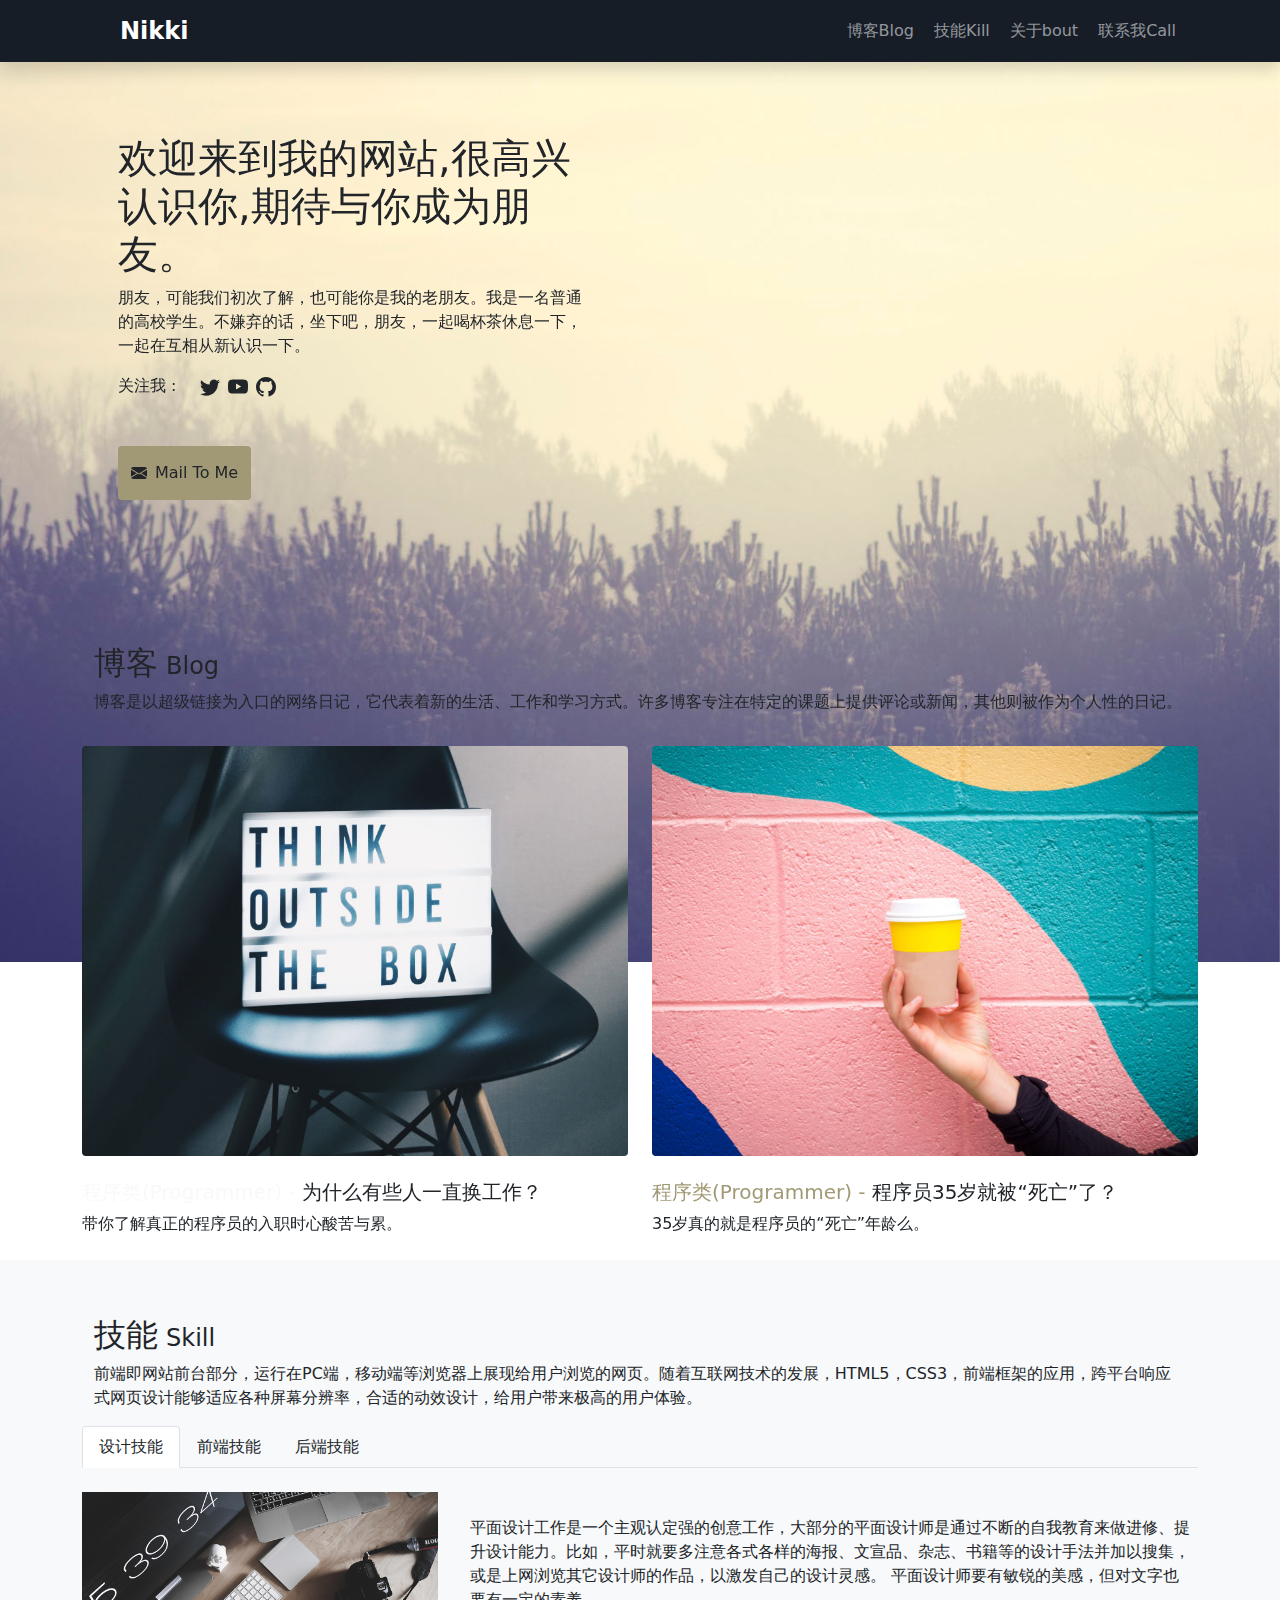
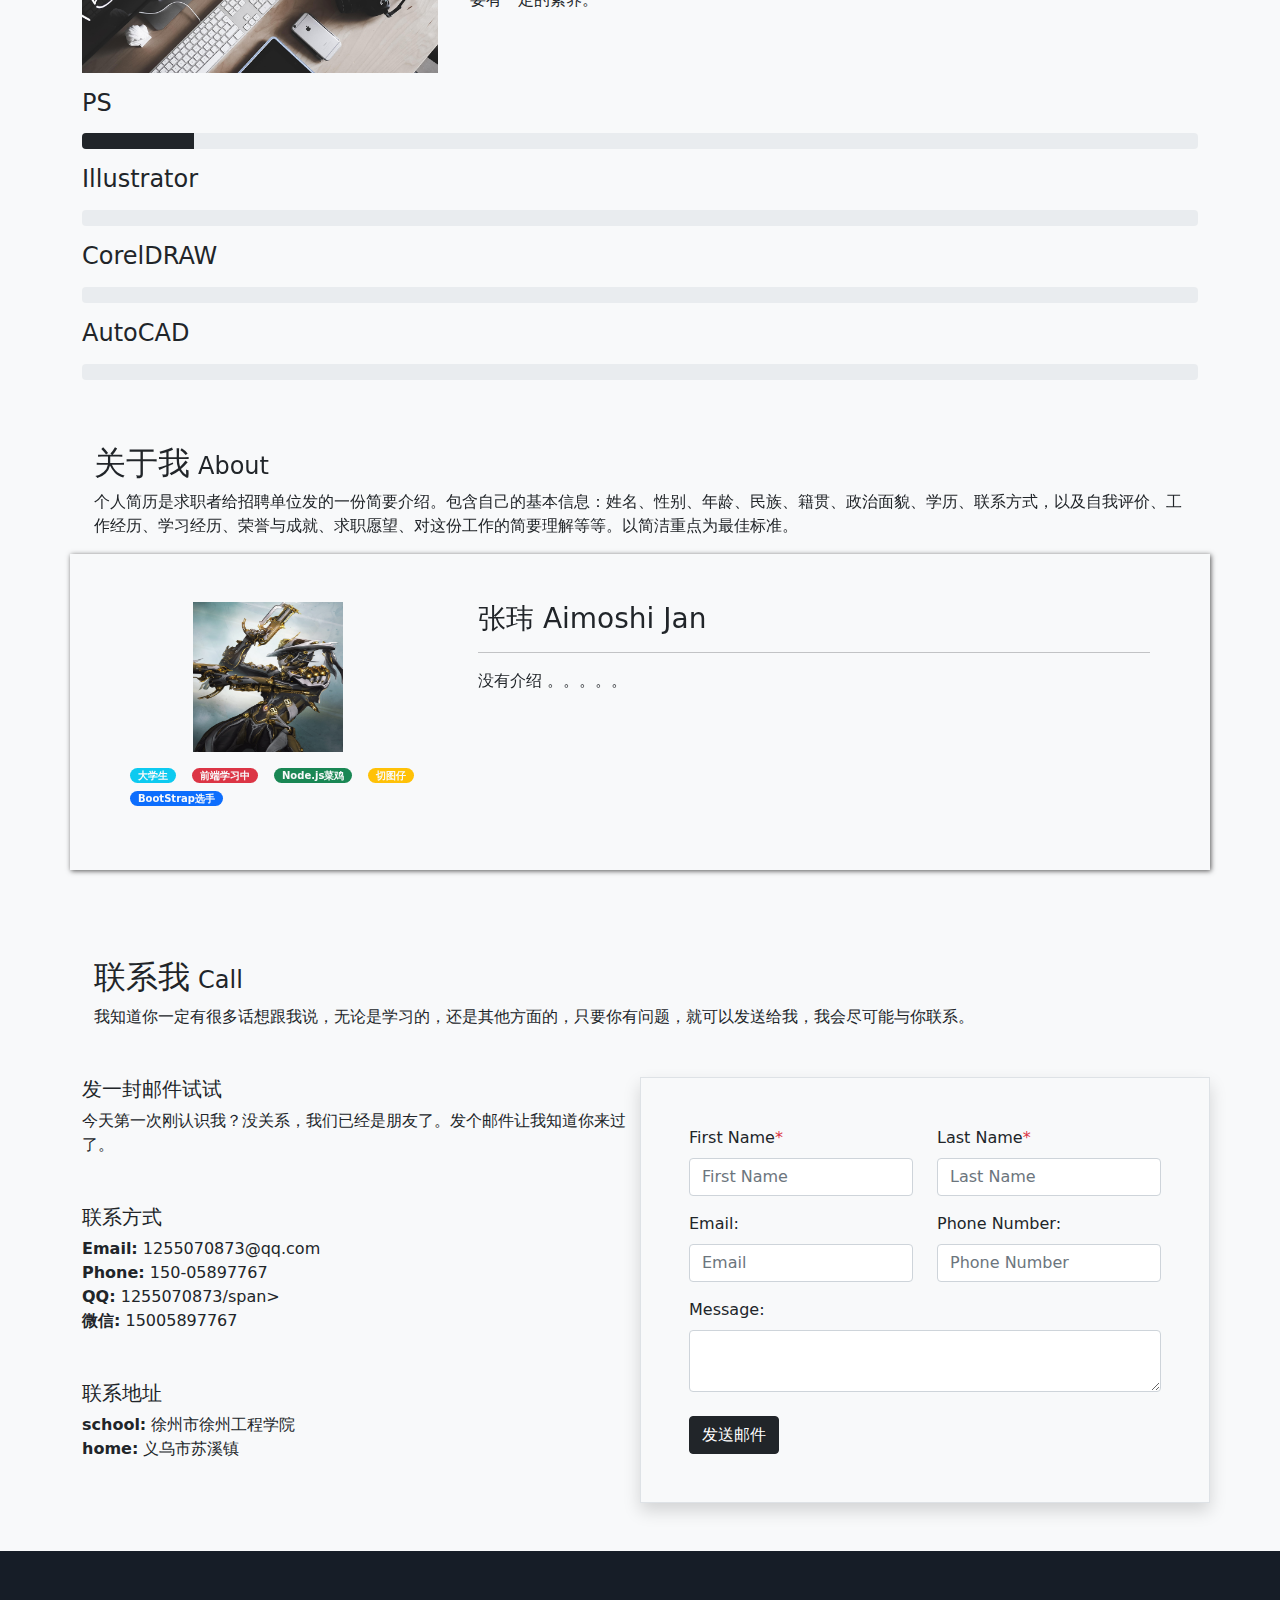
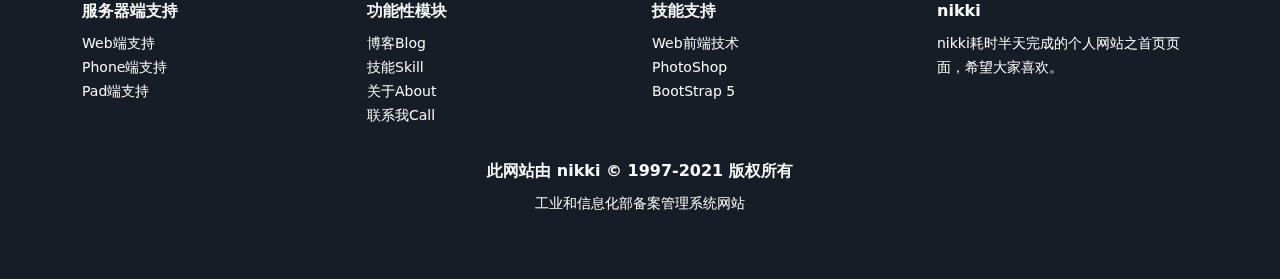
<file: app/个人博客/1.html>
<!DOCTYPE html>
<html>
	<head>
		<meta charset="utf-8">
		<meta name="viewport" content="width=device-width, initial-scale=1"/>
		<link rel="stylesheet" type="text/css" href="css/bootstrap.min.css"/>
		<script src="js/bootstrap.bundle.min.js"></script>
		<title></title>
		<style type="text/css">
			.bg-blueblack{background-color: #161d27;}
			.btn-secondaryellow{background-color: #a19975;}
			.text-secondaryellow{color: #a19975;}
		</style>
	</head>
	<body>
		<!-- nav start -->
		<div class="container-fluid sticky-top shadow p-0">
			<nav class="navbar navbar-expand-md navbar-dark bg-blueblack">
				<div class="container-fluid px-4">
					<a href="#" class="navbar-brand ms-5 d-flex justify-content-center align-items-center">
						<span class="fw-bold ms-3 ms-lg-5 fs-4">Nikki</span>
					</a>
					<button type="button" class="navbar-toggler"
					 data-bs-toggle='collapse' data-bs-target='#topnav'>
						<span class="navbar-toggler-icon"></span>
					</button>
					<div class="collapse navbar-collapse" id="topnav">
						<ul class="navbar-nav ms-auto me-lg-4 text-center">
							<li class="nav-item me-1">
								<a href="#Blog" class="nav-link fw-lighter">博客Blog</a>
							</li>
							<li class="nav-item me-1">
								<a href="#Skill" class="nav-link fw-lighter">技能Kill</a>
							</li>
							<li class="nav-item me-1">
								<a href="#About" class="nav-link fw-lighter">关于bout</a>
							</li>
							<li class="nav-item me-1 me-lg-5">
								<a href="#Call" class="nav-link fw-lighter">联系我Call</a>
							</li>
						</ul>
					</div>
				</div>
			</nav>
		</div>
		<!-- nav end -->
		<div class="bg-img position-absolute w-100 position-fixed h-100 " style="z-index: -1;background: url(img/overlay-bg.jpg); background-size: cover;">
			<div class="position-absolute w-100 h-100 py-3" style="z-index: 5;" >
				<!-- <h1 class="text-light text-center display-2">博客Blog</h1>
				<nav class='text-light' style='--bs-breadcrumb-divider:">"'>
					<ol class='breadcrumb navOl d-flex justify-content-center'>
						<li class="breadcrumb-item"><a href="index.html" class='text-light'><b>Home</b></a></li>
						<li class='breadcrumb-item'>Blog</li>
					</ol>
				</nav>
				<h1 class='text-center text-light mt-4'>为什么有些人一直换工作？</h1> -->
			</div>
		</div>
		<!-- banner start -->
		<div class="container-fluid">
			<div class="container">
				<div class="row">
					<div class="col-md-6 col-12 text-dark p-5">
						<h1 class="mt-lg-4">欢迎来到我的网站,很高兴认识你,期待与你成为朋友。</h1>
						<p class="mt-2 fw-lighter">朋友，可能我们初次了解，也可能你是我的老朋友。我是一名普通的高校学生。不嫌弃的话，坐下吧，朋友，一起喝杯茶休息一下，一起在互相从新认识一下。</p>
						<ul class="list-unstyled d-flex align-items-center">
							<li class="text-dark me-4">关注我 :</li>
							<li>
								<a href="#" class="text-dark me-2" >
									<svg xmlns="http://www.w3.org/2000/svg" width="20" height="20" fill="currentColor" class="bi bi-twitter" viewBox="0 0 16 16">
									  <path d="M5.026 15c6.038 0 9.341-5.003 9.341-9.334 0-.14 0-.282-.006-.422A6.685 6.685 0 0 0 16 3.542a6.658 6.658 0 0 1-1.889.518 3.301 3.301 0 0 0 1.447-1.817 6.533 6.533 0 0 1-2.087.793A3.286 3.286 0 0 0 7.875 6.03a9.325 9.325 0 0 1-6.767-3.429 3.289 3.289 0 0 0 1.018 4.382A3.323 3.323 0 0 1 .64 6.575v.045a3.288 3.288 0 0 0 2.632 3.218 3.203 3.203 0 0 1-.865.115 3.23 3.23 0 0 1-.614-.057 3.283 3.283 0 0 0 3.067 2.277A6.588 6.588 0 0 1 .78 13.58a6.32 6.32 0 0 1-.78-.045A9.344 9.344 0 0 0 5.026 15z"/>
									</svg>
								</a>
							</li>
							<li>
								<a href="#"  class="text-dark me-2">
									<svg xmlns="http://www.w3.org/2000/svg" width="20" height="20" fill="currentColor" class="bi bi-youtube" viewBox="0 0 16 16">
									  <path d="M8.051 1.999h.089c.822.003 4.987.033 6.11.335a2.01 2.01 0 0 1 1.415 1.42c.101.38.172.883.22 1.402l.01.104.022.26.008.104c.065.914.073 1.77.074 1.957v.075c-.001.194-.01 1.108-.082 2.06l-.008.105-.009.104c-.05.572-.124 1.14-.235 1.558a2.007 2.007 0 0 1-1.415 1.42c-1.16.312-5.569.334-6.18.335h-.142c-.309 0-1.587-.006-2.927-.052l-.17-.006-.087-.004-.171-.007-.171-.007c-1.11-.049-2.167-.128-2.654-.26a2.007 2.007 0 0 1-1.415-1.419c-.111-.417-.185-.986-.235-1.558L.09 9.82l-.008-.104A31.4 31.4 0 0 1 0 7.68v-.123c.002-.215.01-.958.064-1.778l.007-.103.003-.052.008-.104.022-.26.01-.104c.048-.519.119-1.023.22-1.402a2.007 2.007 0 0 1 1.415-1.42c.487-.13 1.544-.21 2.654-.26l.17-.007.172-.006.086-.003.171-.007A99.788 99.788 0 0 1 7.858 2h.193zM6.4 5.209v4.818l4.157-2.408L6.4 5.209z"/>
									</svg>
								</a>
							</li>
							<li>
								<a href="#"  class="text-dark me-2">
									<svg xmlns="http://www.w3.org/2000/svg" width="20" height="20" fill="currentColor" class="bi bi-github" viewBox="0 0 16 16">
									  <path d="M8 0C3.58 0 0 3.58 0 8c0 3.54 2.29 6.53 5.47 7.59.4.07.55-.17.55-.38 0-.19-.01-.82-.01-1.49-2.01.37-2.53-.49-2.69-.94-.09-.23-.48-.94-.82-1.13-.28-.15-.68-.52-.01-.53.63-.01 1.08.58 1.23.82.72 1.21 1.87.87 2.33.66.07-.52.28-.87.51-1.07-1.78-.2-3.64-.89-3.64-3.95 0-.87.31-1.59.82-2.15-.08-.2-.36-1.02.08-2.12 0 0 .67-.21 2.2.82.64-.18 1.32-.27 2-.27.68 0 1.36.09 2 .27 1.53-1.04 2.2-.82 2.2-.82.44 1.1.16 1.92.08 2.12.51.56.82 1.27.82 2.15 0 3.07-1.87 3.75-3.65 3.95.29.25.54.73.54 1.48 0 1.07-.01 1.93-.01 2.2 0 .21.15.46.55.38A8.012 8.012 0 0 0 16 8c0-4.42-3.58-8-8-8z"/>
									</svg>
								</a>
							</li>
						</ul>
						<button type="button" class="btn btn-secondaryellow mt-5 mb-lg-5 d-flex align-items-center">
							<svg class="me-2" xmlns="http://www.w3.org/2000/svg" width="16" height="16" fill="currentColor" class="bi bi-envelope-fill" viewBox="0 0 16 16">
							  <path d="M.05 3.555A2 2 0 0 1 2 2h12a2 2 0 0 1 1.95 1.555L8 8.414.05 3.555ZM0 4.697v7.104l5.803-3.558L0 4.697ZM6.761 8.83l-6.57 4.027A2 2 0 0 0 2 14h12a2 2 0 0 0 1.808-1.144l-6.57-4.027L8 9.586l-1.239-.757Zm3.436-.586L16 11.801V4.697l-5.803 3.546Z"/>
							</svg>
							<a href="#Call" class="fw-light text-dark nav-link px-0">Mail To Me</a>
						</button>
					</div>
				<!--<div class="col-md-6 col-12 d-none d-md-block ">
						<div class="d-flex align-items-center justify-content-center w-100 h-100">
							<img src="img/980745.jpg" class="w-50 img-thumbnail mb-3 me-lg-5" style="box-shadow: -7px 7px 0px #a19975;">
						</div>
					</div> -->
					
				</div>
			</div>
		</div>
		<!-- banner end -->
		<!-- Blog start -->
		<div class="container position-relative pt-5">
			<div class="position-absolute" id="Blog" style="top: -60px;"></div>
			<div class="container-fluid">
				<h2>博客<span class="fw-light fs-4 ms-2">Blog</span></h2>
				<p>博客是以超级链接为入口的网络日记，它代表着新的生活、工作和学习方式。许多博客专注在特定的课题上提供评论或新闻，其他则被作为个人性的日记。</p>
			</div>
			<div class="row mt-4">
				
				<div class="col-12 col-md-6">
					<a href="2.html" class="text-decoration-none d-block nav-link px-0">
						<img src="img/portfolio-1.jpg" class="img-fluid rounded" >
						<h5 class="mt-4 text-dark"><span class="text-light">程序类(Programmer) - </span>为什么有些人一直换工作？</h5>
						<p class="text-truncate text-dark">带你了解真正的程序员的入职时心酸苦与累。</p>
					</a>
				</div>
				
				<div class="col-12 col-md-6">
					<a href="#" class="text-decoration-none d-block nav-link px-0">
						<img src="img/portfolio-2.jpg" class="img-fluid rounded" >
						<h5 class="mt-4 text-dark"><span class="text-secondaryellow">程序类(Programmer) - </span>程序员35岁就被“死亡”了？</h5>
						<p class="text-truncate text-dark">35岁真的就是程序员的“死亡”年龄么。</p>
					</a>
					
				</div>
			</div>
		</div>
		<!-- Blog end -->
		<!-- skill start -->
		<div class="container-fluid bg-light pb-3 pt-2 position-relative">
			<div class="position-absolute" id="Skill" style="top: -60px;"></div>
			<div class="container">
				<div class="container-fluid mt-5">
					<h2>技能<span class="fw-light fs-4 ms-2">Skill</span></h2>
					<p>前端即网站前台部分，运行在PC端，移动端等浏览器上展现给用户浏览的网页。随着互联网技术的发展，HTML5，CSS3，前端框架的应用，跨平台响应式网页设计能够适应各种屏幕分辨率，合适的动效设计，给用户带来极高的用户体验。</p>
				</div>
				<ul class="nav-tabs nav mt-2">
					<li class="nav-item">
						<a href="#skill1" data-bs-toggle='tab' class="nav-link text-dark active">设计技能</a>
					</li>
					<li class="nav-item">
						<a href="#skill2" data-bs-toggle='tab' class="nav-link text-dark">前端技能</a>
					</li>
					<li class="nav-item">
						<a href="#skill3" data-bs-toggle='tab' class="nav-link text-dark">后端技能</a>
					</li>
				</ul>
				<div class="tab-content tab-box mt-4">
					<div class="tab-pane  active fade show" id="skill1">
						<div class="row">
							<div class="col-12 col-lg-4">
								<img class="img-fluid" src="img/src=http___www.tukuwa.com_jsaction_cutepic_down_url=http___up.tukuwa.com_pic_source_04_d6_1f_04d61fd476e10217863d880f278a0dd9.jpg&refer=http___www.tukuwa.jpeg"  >
							</div>
							<div class="col-12 col-lg-8">
								<p class="px-2 mt-4">平面设计工作是一个主观认定强的创意工作，大部分的平面设计师是通过不断的自我教育来做进修、提升设计能力。比如，平时就要多注意各式各样的海报、文宣品、杂志、书籍等的设计手法并加以搜集，或是上网浏览其它设计师的作品，以激发自己的设计灵感。 平面设计师要有敏锐的美感，但对文字也要有一定的素养。</p>
							</div>
						</div>
						<h4 class=" mt-3">PS</h4>
						<div class="progress mt-3">
							<div class="progress-bar bg-dark" style="width: 10%"></div>
						</div>
						<h4 class=" mt-3">Illustrator</h4>
						<div class="progress mt-3">
							<div class="progress-bar bg-dark" style="width: 0%"></div>
						</div>
						<h4 class=" mt-3">CorelDRAW</h4>
						<div class="progress mt-3">
							<div class="progress-bar bg-dark" style="width: 0%"></div>
						</div>
						<h4 class=" mt-3">AutoCAD</h4>
						<div class="progress mt-3">
							<div class="progress-bar bg-dark" style="width: 0%"></div>
						</div>
					</div>
					<div class="tab-pane fade show" id="skill2">
						<div class="row">
							<div class="col-12 col-lg-4">
								<img class="img-fluid" src="img/src=http___inews.gtimg.com_newsapp_match_0_8574056547_0.jpg&refer=http___inews.gtimg.jpeg" >
							</div>
							<div class="col-12 col-lg-8">
								<p class="px-2 mt-4">前端工程师是互联网时代软件产品研发中不可缺少的一种专业研发角色。从狭义上讲，前端工程师使用 HTML、CSS、JavaScript 等专业技能和工具将产品UI设计稿实现成网站产品，涵盖用户PC端、移动端网页，处理视觉和交互问题。从广义上来讲，所有用户终端产品与视觉和交互有关的部分，都是前端工程师的专业领域。</p>
							</div>
						</div>
						<h4 class=" mt-3">HTML</h4>
						<div class="progress mt-3">
							<div class="progress-bar bg-dark" style="width: 30%"></div>
						</div>
						<h4 class=" mt-3">CSS</h4>
						<div class="progress mt-3">
							<div class="progress-bar bg-dark" style="width: 20%"></div>
						</div>
						<h4 class=" mt-3">JavaScript</h4>
						<div class="progress mt-3">
							<div class="progress-bar bg-dark" style="width: 25%"></div>
						</div>
						<h4 class=" mt-3">jQuery</h4>
						<div class="progress mt-3">
							<div class="progress-bar bg-dark" style="width: 20%"></div>
						</div>
						<h4 class=" mt-3">BootStrap</h4>
						<div class="progress mt-3">
							<div class="progress-bar bg-dark" style="width: 30%"></div>
						</div>
						<h4 class=" mt-3">Vue</h4>
						<div class="progress mt-3">
							<div class="progress-bar bg-dark" style="width: 10%"></div>
						</div>
					</div>
					<div class="tab-pane fade show" id="skill3">
						<div class="row">
							<div class="col-12 col-lg-4">
								<img class="img-fluid" src="img/src=http___www.icode9.com_img_ll__i=20190829193811778.jpg_,type_ZmFuZ3poZW5naGVpdGk,shadow_10,text_aHR0cHM6Ly9ibG9nLmNzZG4ubmV0L3dlaXhpbl80NDUzODU5MA==,size_16,color_FFFFFF,t_70&refer=http___www.icode9.jpeg" >
							</div>
							<div class="col-12 col-lg-8">
								<p class="px-2 mt-4">后端工程师隶属于软件研发工程师，是从事软件开发相关工作人员，其主要职责是平台设计、接口设计和功能实现。后端的工程师只负责提供接口和数据,专注于业务逻辑的实现,前端取到数据后在浏览器中展示,各司其职。在公司内，主要的内容负责后台内容的编写。</p>
							</div>
						</div>
						<h4 class=" mt-3">JAVA</h4>
						<div class="progress mt-3">
							<div class="progress-bar bg-dark" style="width: 0%"></div>
						</div>
						<h4 class=" mt-3">Node.JS</h4>
						<div class="progress mt-3">
							<div class="progress-bar bg-dark" style="width: 10%"></div>
						</div>
						<h4 class=" mt-3">Python</h4>
						<div class="progress mt-3">
							<div class="progress-bar bg-dark" style="width: 0%"></div>
						</div>
						<h4 class=" mt-3">PHP</h4>
						<div class="progress mt-3">
							<div class="progress-bar bg-dark" style="width: 0%"></div>
						</div>
					</div>
				</div>
			</div>
		</div>
		<!-- skill end -->
		<!-- About start -->
		<div class="container-fluid bg-light">
			<div class="container pb-4 position-relative pt-5 ">
				<div class="position-absolute" id="About" style="top: -60px;"></div>
				<div class="container-fluid">
					<h2>关于我<span class="fw-light fs-4 ms-2">About</span></h2>
					<p>个人简历是求职者给招聘单位发的一份简要介绍。包含自己的基本信息：姓名、性别、年龄、民族、籍贯、政治面貌、学历、联系方式，以及自我评价、工作经历、学习经历、荣誉与成就、求职愿望、对这份工作的简要理解等等。以简洁重点为最佳标准。</p>
				</div>
				<div class="row p-5" style="box-shadow: 1px 1px 5px #555;">
					<div class="col-12 col-md-4 text-center">
						<img class="me-lg-5 me-md-4" src="img/980745.jpg" style="width: 150px;height: 150px;">
						<ul class="list-unstyled d-flex flex-wrap mt-2" style="list-style: none;" >
							<li class="rounded-pill bg-info px-2 text-light fw-bold me-3 mt-2" style="font-size: 10px;">大学生</li>
							<li class="rounded-pill bg-danger px-2 text-light fw-bold me-3 mt-2" style="font-size: 10px;">前端学习中</li>
							<li class="rounded-pill bg-success px-2 text-light fw-bold me-3 mt-2" style="font-size: 10px;">Node.js菜鸡</li>
							<li class="rounded-pill bg-warning px-2 text-light fw-bold me-3 mt-2" style="font-size: 10px;">切图仔</li>
							<li class="rounded-pill bg-primary px-2 text-light fw-bold me-3 mt-2" style="font-size: 10px;">BootStrap选手</li>
						</ul>
					</div>
					<div class="col-12 col-md-8">
						<h3 class="text-md-start text-center ">张玮 Aimoshi Jan</h3>
						<hr>
						<p>没有介绍 。。。。。</p>
					</div>
				</div>
			</div>
		</div>
		
		<!-- About end -->
		<!-- call start -->
		<div class="container-fluid bg-light position-relative pb-5 p-3">
			<div class="position-absolute" id="Call" style="top: -60px;"></div>
			<div class="container">
				<div class="container-fluid mt-5">
					<h2>联系我<span class="fw-light fs-4 ms-2">Call</span></h2>
					<p>我知道你一定有很多话想跟我说，无论是学习的，还是其他方面的，只要你有问题，就可以发送给我，我会尽可能与你联系。</p>
				</div>
				<div class="row mt-5">
					<div class="col-12 col-md-6 order-md-0 order-2">
						<div class="d-md-block d-none">
							<h5>发一封邮件试试</h5>
							<span class="fw-light">今天第一次刚认识我？没关系，我们已经是朋友了。发个邮件让我知道你来过了。</span>
						</div>
						<h5 class="mt-5">联系方式</h5>
						<b class="mt-2">Email:</b>
						<span>1255070873@qq.com</span><br>
						<b>Phone:</b>
						<span>150-05897767</span><br>
						<b>QQ:</b>
						<span>1255070873/span><br>
						<b>微信:</b>
						<span>15005897767</span>
						<h5 class="mt-5">联系地址</h5>
						<b>school:</b>
						<span>徐州市徐州工程学院</span><br>
						<b>home:</b>
						<span>义乌市苏溪镇</span>
					</div>
					<div class="col-12 col-md-6 border shadow p-5">
						<div class="row">
							<div class="col-12">
								<div class="d-md-none d-block mb-4">
									<h5>发一封邮件试试</h5>
									<span class="fw-light">今天第一次刚认识我？没关系，我们已经是朋友了。发个邮件让我知道你来过了。</span>
								</div>
							</div>
							<div class="col-6">
								<label class="form-label fw-light" for="FirstName">First Name<span class="text-danger">*</span></label>
								<input type="text" class="form-control" placeholder="First Name" name="" id="FirstName" value="" />
								<label class="form-label fw-light mt-3" for="Email">Email:</label>
								<input type="text" class="form-control" placeholder="Email" name="" id="Email" value="" />
							</div>
							<div class="col-6">
								<label class="form-label fw-light" for="FirstName">Last Name<span class="text-danger">*</span></label>
								<input type="text" class="form-control" placeholder="Last Name" name="" id="FirstName" value="" />
								<label class="form-label fw-light mt-3" for="PhoneNumber">Phone Number:</label>
								<input type="text" class="form-control" placeholder="Phone Number" name="" id="PhoneNumber" value="" />
							</div>
							<div class="col-12">
								<label class="form-label fw-light mt-3" for="Message">Message:</label>
								<textarea class="form-control" rows="" cols="" id="Message"></textarea>
								<input type="button" class="btn btn-dark mt-4" name="" id="" value="发送邮件" />
							</div>
						</div>
					</div>
				</div>
			</div>
		</div>
		<!-- call end -->
		<!-- futter start -->
		<div class="container-fluid bg-blueblack py-5">
			<div class="container">
				<div class="row">
					<div class="col-md-3 col-12">
						<ul class="text-light list-unstyled text-md-start text-center">
							<li class="mb-2 fw-bold">服务器端支持</li>
							<li class="fw-light"><small>Web端支持</small></li>
							<li class="fw-light"><small>Phone端支持</small></li>
							<li class="fw-light"><small>Pad端支持</small></li>
						</ul>
					</div>
					<div class="col-md-3 col-12">
						<ul class="text-light list-unstyled text-md-start text-center">
							<li class="mb-2 fw-bold">功能性模块</li>
							<li class="fw-light"><small>博客Blog</small></li>
							<li class="fw-light"><small>技能Skill</small></li>
							<li class="fw-light"><small>关于About</small></li>
							<li class="fw-light"><small>联系我Call</small></li>
						</ul>
					</div>
					<div class="col-md-3 col-12">
						<ul class="text-light list-unstyled text-md-start text-center">
							<li class="mb-2 fw-bold">技能支持</li>
							<li class="fw-light"><small>Web前端技术</small></li>
							<li class="fw-light"><small>PhotoShop</small></li>
							<li class="fw-light"><small>BootStrap 5</small></li>
						</ul>
					</div>
					<div class="col-md-3 col-12">
						<ul class="text-light list-unstyled text-md-start text-center">
							<li class="mb-2 fw-bold">nikki</li>
							<li class="fw-light"><small>nikki耗时半天完成的个人网站之首页页面，希望大家喜欢。</small></li>
						</ul>
					</div>
					<div class="col-12">
						<ul class="text-light list-unstyled text-center mt-3 ">
							<li class="mb-2 fw-bold">此网站由 nikki © 1997-2021 版权所有</li>
							<li class="fw-light"><small>工业和信息化部备案管理系统网站</small></li>
						</ul>
					</div>
				</div>
			</div>
		</div>
		<!-- futter end -->
	</body>
</html>
</file>
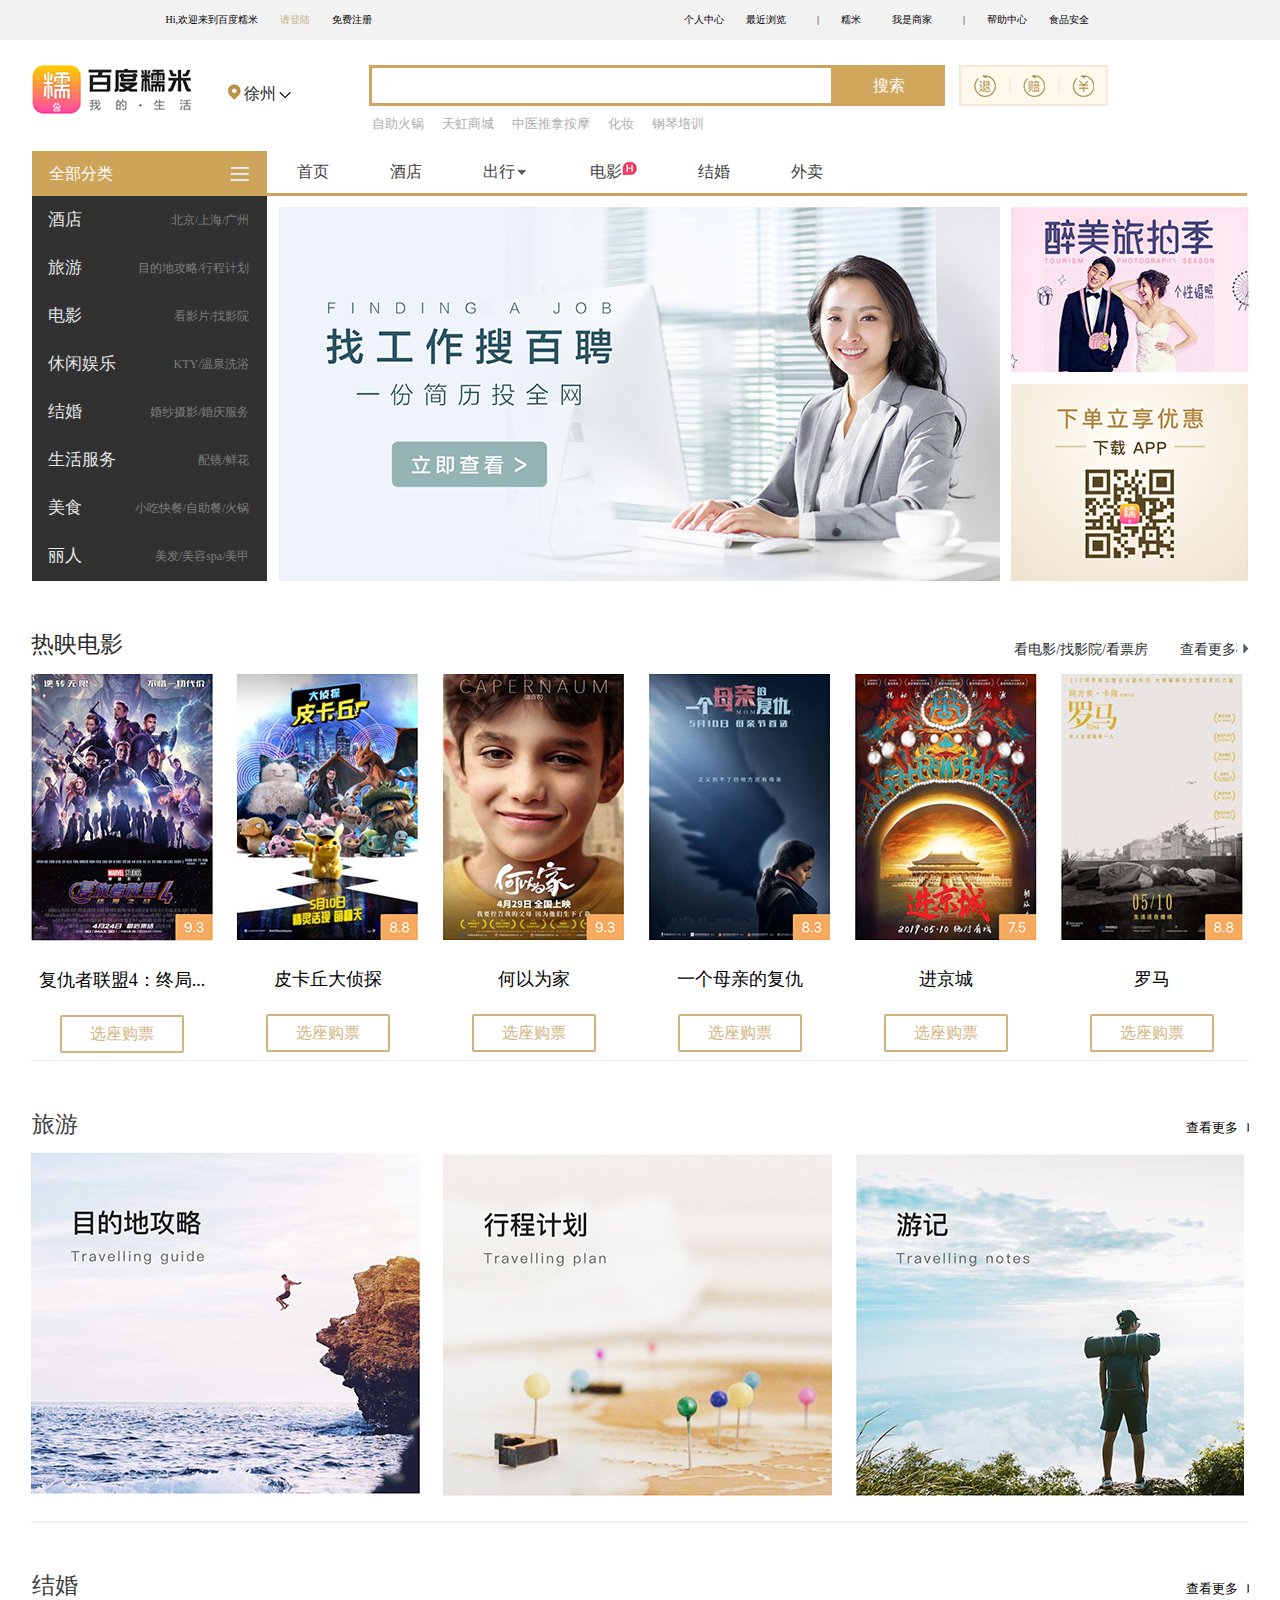
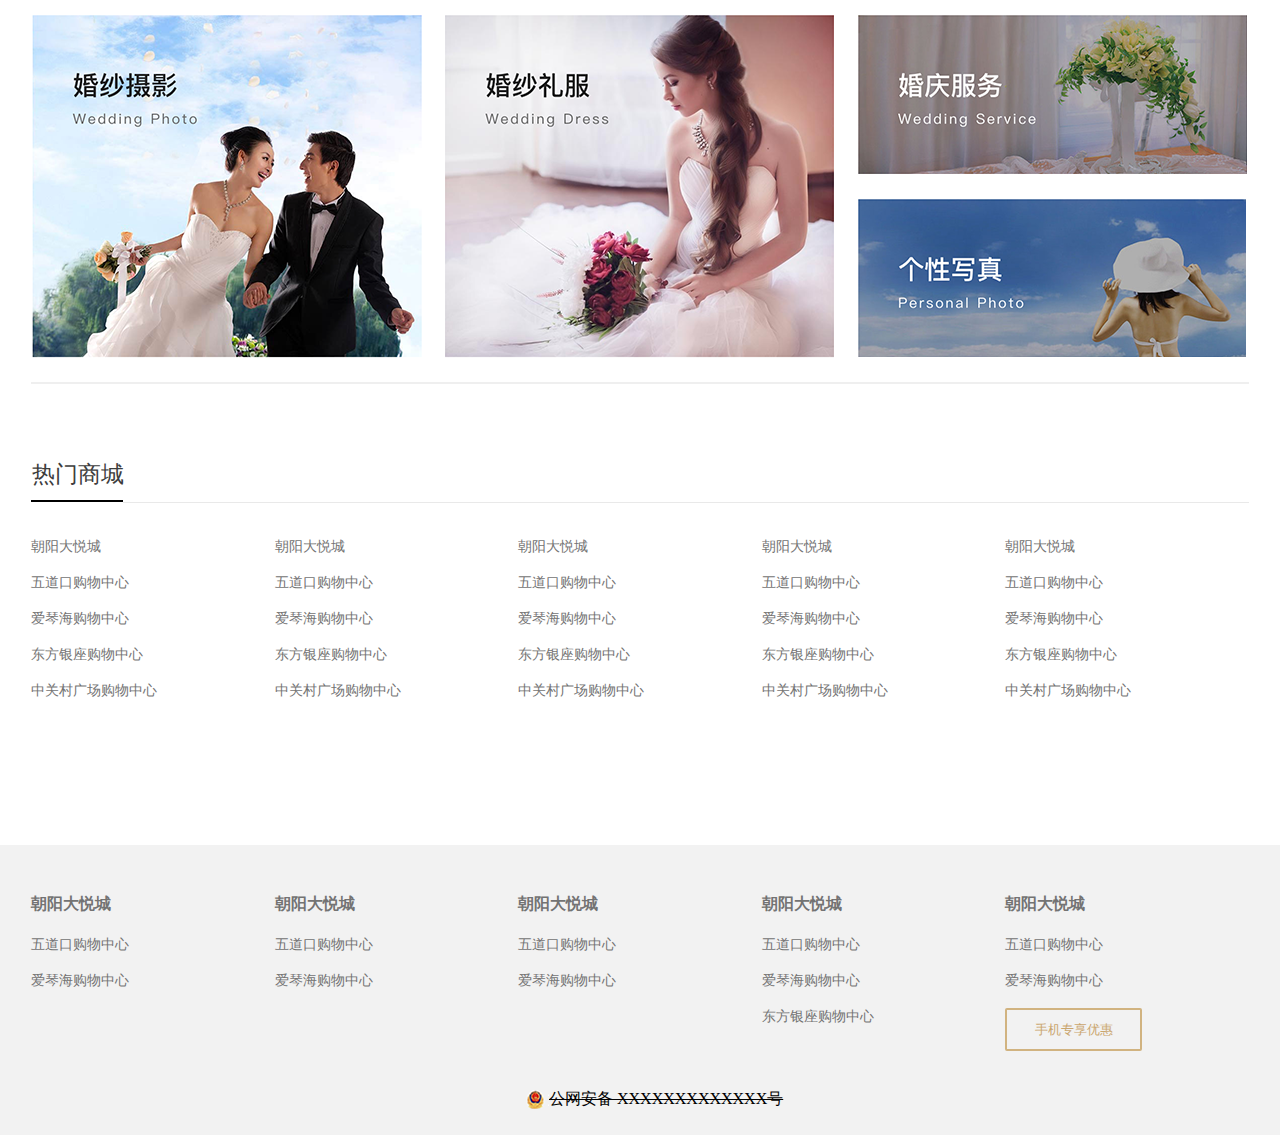
<file: app/百度糯米/new_file.html>
<!DOCTYPE html>
<html>
	<head>
		<meta charset="utf-8">
		<title></title>
		<style>
			html{height: 100%;}
			*{margin: 0;padding: 0;text-decoration: none;list-style: none;}
			.ttop{width: 100%;height: 40px; background: #f2f2f2;}
			.top{height: 100%;width: 1217px;font-size: 10px;margin: 0 auto;}
			.ul1{margin-left: 112px;line-height: 40px;float: left;} 
			.top ul li{display: inline;margin-left: 22px;float: left;}
			.ul2{line-height: 40px;float: left;margin-left: 290px;}
			.done{background: url(img/s_1.gif)no-repeat 57px center;padding-right: 9px;}
/*search*/
			.search-all{width: 1217px;height: 111px;margin: 0 auto;}
			.search-logo{margin-top: 25px;float: left;}
			.dinw{margin-left: 35px;margin-top: 44px; float: left;height: 17px;width: 67px;font-size: 16px;text-indent: 17px;background: url(img/left_node.gif)no-repeat;}
			.dinw a{color: #242424;background: url(img/right_node.gif)no-repeat 35px 7px;padding-right: 18px;}
			.search-box{width: 576px;height: 41px;float: left;margin-left: 75px;margin-top: 25px;}
			.box-left{height: 35px;width: 459px;float: left;overflow: hidden;border: #cfa65b 3px solid;text-indent: 20px;}
			.box-left .text{outline: none;border: none;width: 425px;line-height: 36px;}
			.box-right{width: 111px;height: 41px;margin-left: 465px; background: #cfa65b;line-height: 41px;text-align: center;}
			.box-right a{color: #fdfcfa;}
			.search-box ul{margin-top: 9px;margin-left: 3px;}
			.search-box li{float: left;margin-right: 18px;font-size: 13px;}
			.search-box li a{color: #aeaeae;}
			.search-left{margin-left: 14px;margin-top: 25px;height: 37px;width: 145px;border: #f4ead7 solid 2px;background: #fff8eb;float: left;}
			.search-left li{padding-left: 13px;float: left;width: 22px;height: 22px;margin-top: 7.5px;}
			.search-left .s-l-li1{background: url(img/t_1.gif)no-repeat 13px 0;}
			.search-left .s-l-li2{background: url(img/t_2.gif)no-repeat 13px 0;}
			.search-left .s-l-li3{background: url(img/t_3.gif)no-repeat 13px 0;}
			.search-left .s-l-{width: 1px;color: #efe5d1;}
/*pe stare*/
			.pe-all{width: 1217px;height: 430px;margin: 0 auto;}
			.pe-all .pe-left{height: 100%;width: 235px;float: left;}
			.pe-all .pe-left-top{width: 100%;height: 45px;background: #cda45a;}
			.pe-all .pe-left-top a{color: white;height: auto;width: auto;margin-left: 17px;line-height: 45px;}
			.pe-all .pe-left-top div{background: url(img/pe-left-top-1.png)no-repeat;width: 19px;height: 14px;margin-right: 18px;margin-top: 16px;float: right;}
			.pe-all .pe-left .pe-left-bottom{width: 100%;height: 385px;background: #313131;}
			.pe-all .pe-left .pe-left-bottom li{margin-left: 16px;line-height: 48px;font-size: 17px;}
			.pe-all .pe-left .pe-left-bottom li a{color: #e5e5e5;}
			.pe-all .pe-left .pe-left-bottom li span{font-size: 12px;float: right;margin-right: 17px;line-height: 48px;color: #7e7e7e;}
			.pe-all .pe-top{height: 42px;width: 980px;border-bottom: 3px solid #cda45a;float: left;}
			.pe-all .pe-top ul{margin-left: 30px;line-height: 42px;}
			.pe-all .pe-top ul li{float: left;margin-right: 61px;}
			.pe-all .pe-top ul li a{color: #414141;font-size: 16px;}
			.pe-all .pe-top ul .pe-top-li1{padding-right: 14px;background: url(img/pe-top-li1-1.png)no-repeat 32px 18px;}
			.pe-all .pe-top ul .pe-top-li2{padding-right: 15px;background: url(img/pe-top-li2-1.png)no-repeat 32px 10px;}
			.pe-all .pe-pe2{float: left;width: 721px;height: 374px; margin-top: 11px;margin-left: 12px;}
			.pe-all .pe-pe3{float: left;width: 238px;height: 165px;margin-top: 11px;margin-left: 11px;}
			.pe-all .pe-pe4{float: left;width: 237px;height: 197px;margin-top: 12px;margin-left: 11px;}
/*movie*/
			.movie{margin: 48px auto; width: 1218px;height: 431px;border-bottom: 1px solid #ededed;}
			.movie-top{height: 23px;width: 100%;}
			.movie-top-span1{font-size: 23px;color: #2b2b2b;float: left;}
			.movie-top-span2{font-size: 14px;color: #2b2b2b;float: right;margin-right: 32px; line-height: 42px;}
			.movie-top-a{font-size: 14px;color: #2b2b2b;float: right;padding-right: 13px;background: url(img/movie-top-a-1.png)no-repeat 56px 13px;line-height: 42px;}
			.movie-pe{margin: 22px auto;width: 100%;height: 387px;}
			.movie-pe li{width: 182px;height: 100%;float: left;margin-left: 24px;}
			.movie-pe .movie-pe1{margin-left: 0px;}
			.movie-pe .movie-pe-text{font-size: 18px;margin: 26px auto;line-height: 18px;text-align: center;}
			.movie-pe .movie-pe-div{margin: 16px auto;height: 34px;width: 120px;border: 2px solid #d1b380;text-align: center;border-radius: 2px;}
			.movie-pe .movie-pe-a{line-height: 34px;color: #d1b380;}
/*luiyou*/
			.luiyou{margin: 47px auto;height: 412px;width: 1218px;border-bottom: 2px #efefef solid;}
			.luiyou .luiyou-top{margin-top: 47px;width: 100%;height: 23px;}
			.luiyou .luiyou-top .luiyou-top-li1{font-size: 23px;margin-left: 1px;color: #3d3d3d;float: left;}
			.luiyou .luiyou-top .luiyou-top-li2{font-size: 13px;float: right;padding-right: 11px;background: url(./img/luiyou-top-li2.png)no-repeat 57px 2px;margin-top: 10px;}
			.luiyou .luiyou-top .luiyou-top-li2 a{color: black;}
			.luiyou-pe{margin-top: 21px;}
			.luiyou-pe li{float: left;margin-left: 23px;}
			.luiyou-pe .luiyou-pe1{margin-left: 0;}
			.luiyou-pe7{margin-top: 20px;}
			.shancen{width: 1218px;height: 386px;margin: 0 auto;}
			.shancen-top{margin-top: 75px;width: 100%;height: 23px;}
			.shancen-top-li1{font-size: 23px;margin-left: 1px;color: #3d3d3d;}
			.shancen-linebig{width: 92px;height: 18px; border-bottom: 2px solid black;float: left;}
			.shancen-line{float: left;border-bottom: 1px solid #e9e9e9;height: 20px;width: 1126px;}
			.shancen-wz{margin-top: 35px;width: 243.5px;float: left;}
			.shancen-wz li{height: 36px;width: 243.5px; font-size: 14px;}
			.shancen-wz li a{color: #737373;}
/*bottom*/
			.bottom{width: 100%;height: 290px;background: #f2f2f2;margin-bottom: 0;position: relative;}
			.bottom-body{height: 100%;width: 1218px;margin: 0 auto;}
			.bottom-body1{font-size: 16px;color: black;font-weight: bold;margin-bottom: 6px;}
			.bottom-body ul{margin-top: 49px;}
			.bottom-body a{color: #9c9c9c;}
			.bottom-pe{height: 39px;width: 133px;border: 2px solid #d1b380;border-radius: 2px;text-align: center;}
			.shancen-wz .bottom-pe-a{line-height: 39px;color: #caa66e;font-size: 13px;}
			.bottom-foot-div{position: absolute;bottom: 25px;left: 50%;margin-left: -114px;}
			.bottom-foot{background: url(img/bottom-pe-1.png)no-repeat 0 1px;padding-left: 23px;}
		</style>
	</head>
	<body>
		<div class="ttop">
			<div class="top">
				<ul class="ul1">
					<li>Hi,欢迎来到百度糯米</li>
					<li><a href="index.html" style="color: #c6af83;">请登陆</a> </li>
					<li><a href="#" style="color: black;">免费注册</a> </li>
				</ul>
				<ul class="ul2">
					<li><a href="#" style="color: black;">个人中心</a></li>
					<li><a class="done" href="#" style="color: black;">最近浏览</a> </li>
					<li>|</li>
					<li><a class="done" href="#" style="color: black;">糯米</a> </li>
					<li><a class="done" href="#" style="color: black;">我是商家</a> </li>
					<li>|</li>
					<li><a href="#" style="color: black;">帮助中心</a> </li>
					<li><a href="#" style="color: black;">食品安全</a> </li>
					
				</ul>
			</div>
		</div>
		<div class="search-all">
			<div class="search-logo"><img src="img/logo.gif"/></div>
			<div class="dinw">
				<a class="search-id">徐州</a>
			</div>
			<div class="search-box">
				
				<div class="box-left"><input type="text" class="text"></div>
				<div class="box-right"><a href="#">搜索</a></div>
				<ul class="search-bottom">
					<li><a href="#">自助火锅</a></li>
					<li><a href="#">天虹商城</a></li>
					<li><a href="#">中医推拿按摩</a></li>
					<li><a href="#">化妆</a></li>
					<li><a href="#">钢琴培训</a></li>
				</ul>
			</div>
			<ul class="search-left">
				<li class="s-l-li1"></li>
				<li class="s-l-">|</li>
				<li class="s-l-li2"></li>
				<li class="s-l-">|</li>
				<li class="s-l-li3"></li>
			</ul>
		</div>
		<div class="pe-all">
			<div class="pe-left">
				<div class="pe-left-top">
					<a href="#" >全部分类</a>
					<div></div>
				</div>
				<div class="pe-left-bottom">
					<ul>
						<li class="plbo-li"><a href="#">酒店</a><span class="plbo-li-sqan">北京/上海/广州</span></li>
						<li class="plbo-li"><a href="#">旅游</a><span class="plbo-li-sqan">目的地攻略/行程计划</span></li>
						<li class="plbo-li"><a href="#">电影</a><span class="plbo-li-sqan">看影片/找影院</span></li>
						<li class="plbo-li"><a href="#">休闲娱乐</a><span class="plbo-li-sqan">KTY/温泉洗浴</span></li>
						<li class="plbo-li"><a href="#">结婚</a><span class="plbo-li-sqan">婚纱摄影/婚庆服务</span></li>
						<li class="plbo-li"><a href="#">生活服务</a><span class="plbo-li-sqan">配镜/鲜花</span></li>
						<li class="plbo-li"><a href="#">美食</a><span class="plbo-li-sqan">小吃快餐/自助餐/火锅</span></li>	
						<li class="plbo-li"><a href="#">丽人</a><span class="plbo-li-sqan">美发/美容spa/美甲</span></li>
					</ul>
				</div>
			</div>
			<div class="pe-top">
				<ul >
					<li><a href="#">首页</a></li>
					<li><a href="#">酒店</a></li>
					<li class="pe-top-li1"><a href="#">出行</a></li>
					<li class="pe-top-li2"><a href="#">电影</a></li>
					<li><a href="#">结婚</a></li>
					<li><a href="#">外卖</a></li>
				</ul>
			</div>
			<div class="pe-pe2"><img src="img/pe2-1.png"/></div>
			<div class="pe-pe3"><img src="img/pe3-1.png"/></div>
			<div class="pe-pe4"><img src="img/pe-pe4-1.png" /></div>
		</div>
		<div class="movie">
			<div class="movie-top"><span class="movie-top-span1">热映电影</span><a class="movie-top-a" href="#">查看更多</a><span class="movie-top-span2">看电影/找影院/看票房</span></div>
			<ul class="movie-pe">
				<li class="movie-pe1">
					<img src="img/movie-pe1-1.png" />
					<p class="movie-pe-text" >复仇者联盟4：终局...</p>
					<div class="movie-pe-div"><a href="#"class="movie-pe-a">选座购票</a></div>
				</li>
				<li class="movie-pe2">
					<img src="img/movie-pe2-1.png" />
					<p class="movie-pe-text" >皮卡丘大侦探</p>
					<div class="movie-pe-div"><a href="#"class="movie-pe-a">选座购票</a></div>
				</li>
				<li class="movie-pe3">
					<img src="img/movie-pe3-1.png" />
					<p class="movie-pe-text" >何以为家</p>
					<div class="movie-pe-div"><a href="#"class="movie-pe-a">选座购票</a></div>
				</li>
				<li class="movie-pe4">
					<img src="img/movie-pe4-1.png" />
					<p class="movie-pe-text" >一个母亲的复仇</p>
					<div class="movie-pe-div"><a href="#"class="movie-pe-a">选座购票</a></div>
				</li>
				<li class="movie-pe5">
					<img src="img/movie-pe5-1.png" />
					<p class="movie-pe-text" >进京城</p>
					<div class="movie-pe-div"><a href="#"class="movie-pe-a">选座购票</a></div>
				</li>
				<li class="movie-pe6">
					<img src="img/movie-pe6-1.png" />
					<p class="movie-pe-text" >罗马</p>
					<div class="movie-pe-div"><a href="#" class="movie-pe-a">选座购票</a></div>
				</li>
			</ul>
		</div>
		<div class="luiyou">
				<ul class="luiyou-top">
					<li class="luiyou-top-li1">旅游</li>
					<li class="luiyou-top-li2"><a href="#">查看更多</a>	</li>
				</ul>
				<ul class="luiyou-pe">
					<li class="luiyou-pe1"><a href="#"><img src="img/luiyou-pe1-1.png"></a></li>
					<li class="luiyou-pe2"><a href="#"><img src="img/luiyou-pe2-1.png"></a></li>
					<li class="luiyou-pe3"><a href="#"><img src="img/luiyou-pe3-1.png"></a></li>
				</ul>
			</div>
		<div class="luiyou">
			<ul class="luiyou-top">
				<li class="luiyou-top-li1">结婚</li>
				<li class="luiyou-top-li2"><a href="#">查看更多</a>	</li>
			</ul>
			<ul class="luiyou-pe">
				<li class="luiyou-pe1"><a href="#"><img src="img/luiyou-pe4-1.png"></a></li>
				<li class="luiyou-pe2"><a href="#"><img src="img/luiyou-pe5-1.png"></a></li>
				<li class="luiyou-pe3"><a href="#"><img src="img/luiyou-pe6-1.png"></a></li>
				<li class="luiyou-pe7"><a href="#"><img src="img/luiyou-pe7-1.png"></a></li>
			</ul>
		</div>
		<div class="shancen">
			<ul class="shancen-top">
				<li class="shancen-top-li1">热门商城</li>
			</ul>
				<div class="shancen-linebig"></div>
				<div class="shancen-line"></div>
				<ul class="shancen-wz">
					<li><a href="#">朝阳大悦城</a></li>
					<li><a href="#">五道口购物中心</a></li>
					<li><a href="#">爱琴海购物中心</a></li>
					<li><a href="#">东方银座购物中心</a></li>
					<li><a href="#">中关村广场购物中心</a></li>
				</ul>
				<ul class="shancen-wz">
					<li><a href="#">朝阳大悦城</a></li>
					<li><a href="#">五道口购物中心</a></li>
					<li><a href="#">爱琴海购物中心</a></li>
					<li><a href="#">东方银座购物中心</a></li>
					<li><a href="#">中关村广场购物中心</a></li>
				</ul>
				<ul class="shancen-wz">
					<li><a href="#">朝阳大悦城</a></li>
					<li><a href="#">五道口购物中心</a></li>
					<li><a href="#">爱琴海购物中心</a></li>
					<li><a href="#">东方银座购物中心</a></li>
					<li><a href="#">中关村广场购物中心</a></li>
				</ul>
				<ul class="shancen-wz">
					<li><a href="#">朝阳大悦城</a></li>
					<li><a href="#">五道口购物中心</a></li>
					<li><a href="#">爱琴海购物中心</a></li>
					<li><a href="#">东方银座购物中心</a></li>
					<li><a href="#">中关村广场购物中心</a></li>
				</ul>
				<ul class="shancen-wz">
					<li><a href="#">朝阳大悦城</a></li>
					<li><a href="#">五道口购物中心</a></li>
					<li><a href="#">爱琴海购物中心</a></li>
					<li><a href="#">东方银座购物中心</a></li>
					<li><a href="#">中关村广场购物中心</a></li>
				</ul>
		</div>
		<div class="bottom">
			<div class="bottom-body">
				<ul class="shancen-wz">
					<li class="bottom-body1"><a class="bottom-body1" href="#">朝阳大悦城</a></li>
					<li><a href="#">五道口购物中心</a></li>
					<li><a href="#">爱琴海购物中心</a></li>
				</ul>
				<ul class="shancen-wz">
					<li class="bottom-body1"><a class="bottom-body1" href="#">朝阳大悦城</a></li>
					<li><a href="#">五道口购物中心</a></li>
					<li><a href="#">爱琴海购物中心</a></li>
				</ul>
				<ul class="shancen-wz">
					<li class="bottom-body1"><a class="bottom-body1" href="#">朝阳大悦城</a></li>
					<li><a href="#">五道口购物中心</a></li>
					<li><a href="#">爱琴海购物中心</a></li>
				</ul>
				<ul class="shancen-wz">
					<li class="bottom-body1"><a class="bottom-body1" href="#">朝阳大悦城</a></li>
					<li><a href="#">五道口购物中心</a></li>
					<li><a href="#">爱琴海购物中心</a></li>
					<li><a href="#">东方银座购物中心</a></li>
				</ul>
				<ul class="shancen-wz">
					<li class="bottom-body1"><a class="bottom-body1" href="#">朝阳大悦城</a></li>
					<li><a href="#">五道口购物中心</a></li>
					<li><a href="#">爱琴海购物中心</a></li>
					<li><div class="bottom-pe"><a href="#"class="bottom-pe-a">手机专享优惠</a></div></li>
				</ul>
				<div class="bottom-foot-div"><p class="bottom-foot" style="text-decoration: line-through;">公网安备 XXXXXXXXXXXXX号</p></div>
			</div>
		</div>
	</body>
</html>
</file>
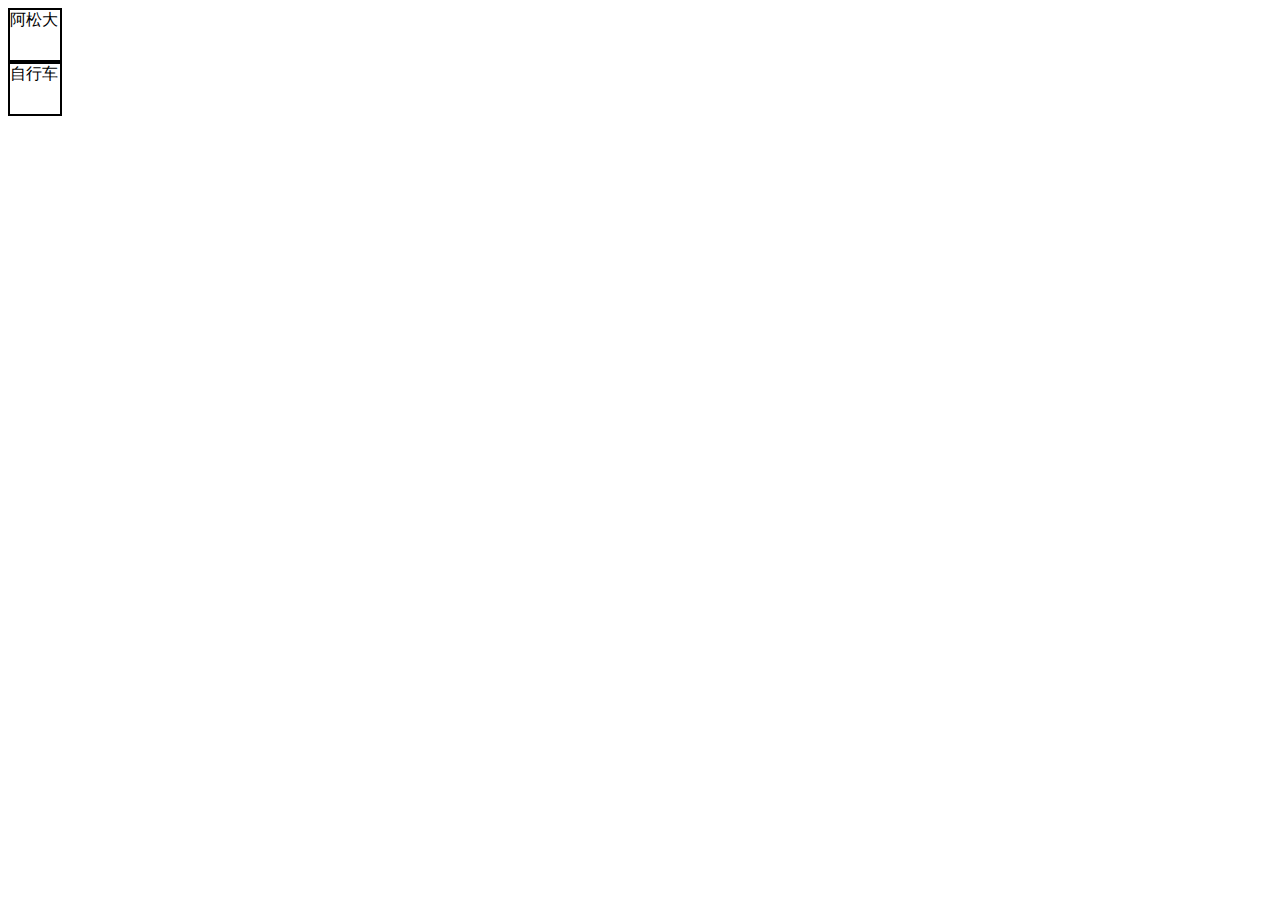
<file: app/网易云课堂/js/bind.html>
<!DOCTYPE html>
<html>
	<head>
		<meta charset="utf-8">
		<title></title>
		<style>
			.active{background: "#"+"zw.line";}
			div{width: 50px;height: 50px;border: #000000 2px solid;}
		
		</style>
		
	</head>
	<body>
		<div >阿松大</div>
		<div>自行车</div>
		
		<script>
		var timer = null;
		var all= document.getElementsByTagName('div')
		for(var i=0;i<all.length;i++){
			all[i].onclick=function(){
				clearTimeout(timer);
				timer = setTimeout(function(){
					this.className='active';
					console.log(this)
					}.bind(all[0]),1000)
			}
		var zw ={
			"line":"000000"
		}
		
		}
		</script>
	</body>
</html>
</file>
